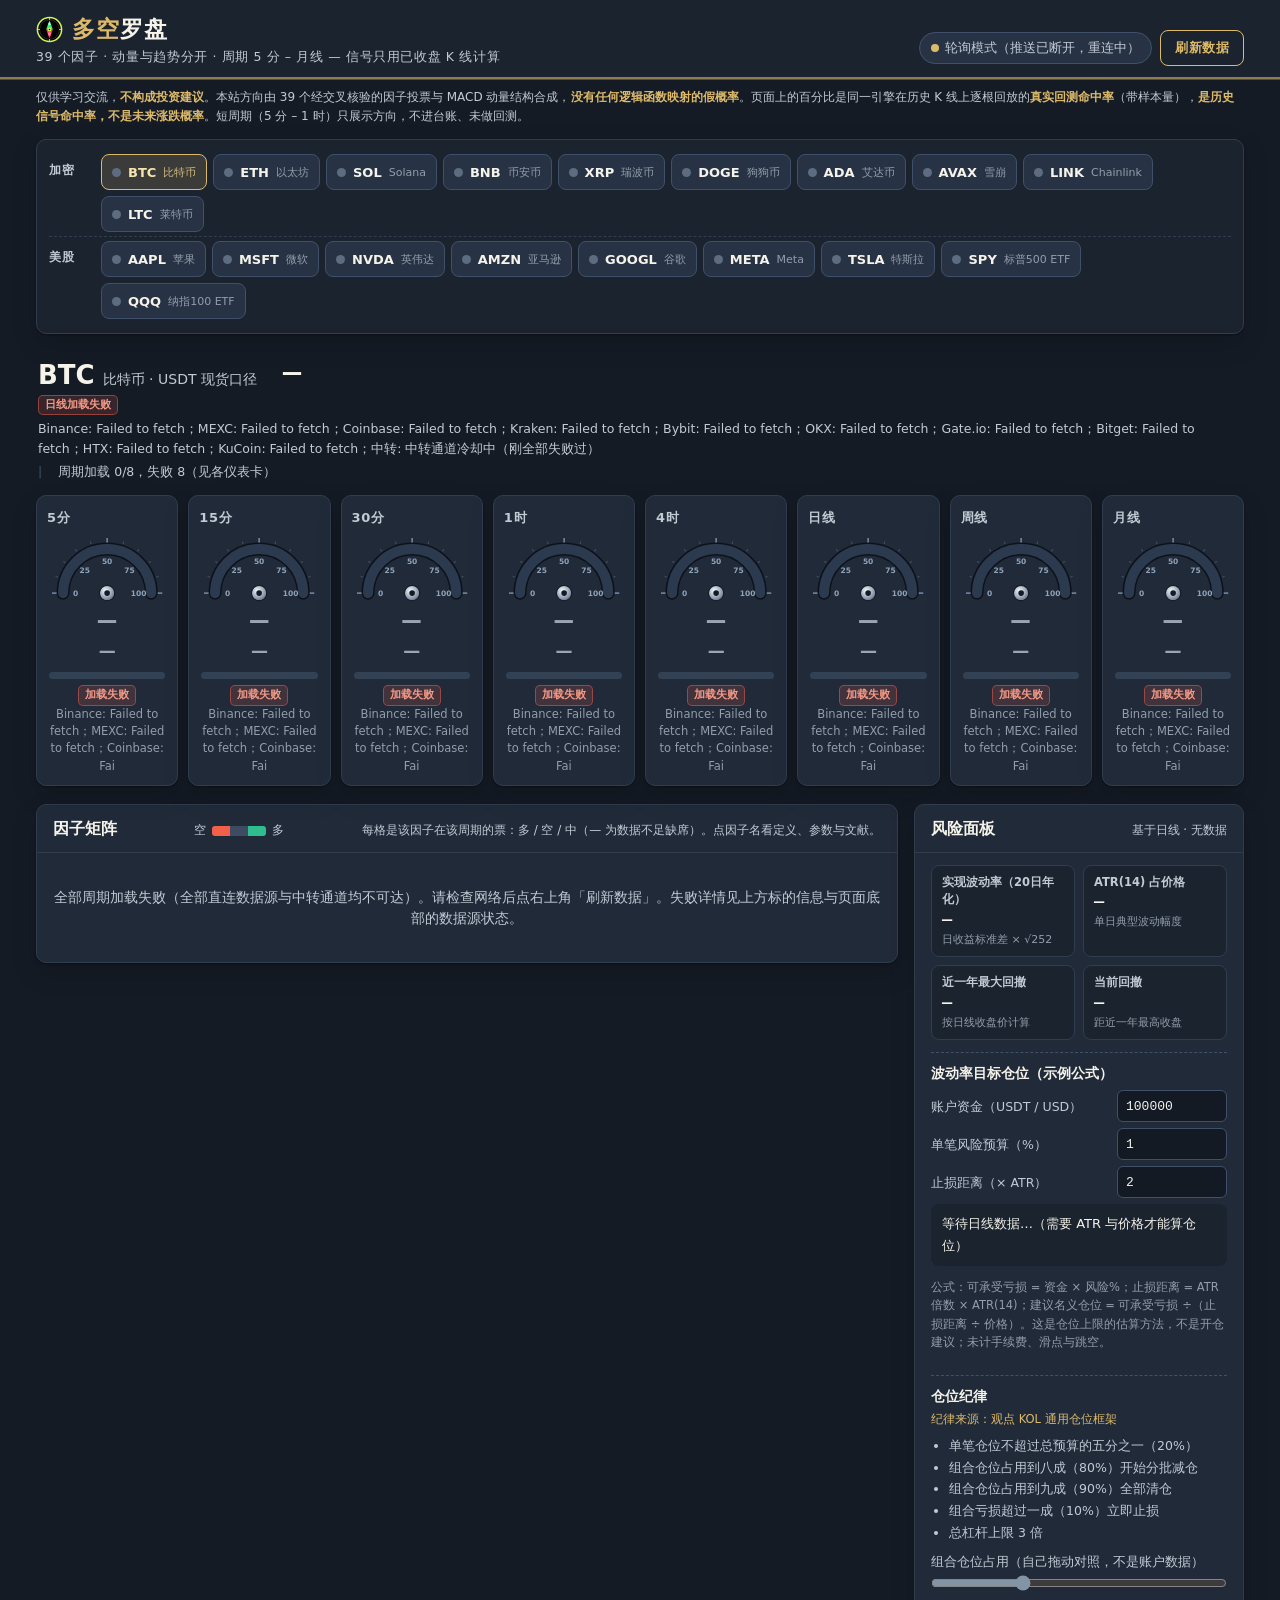
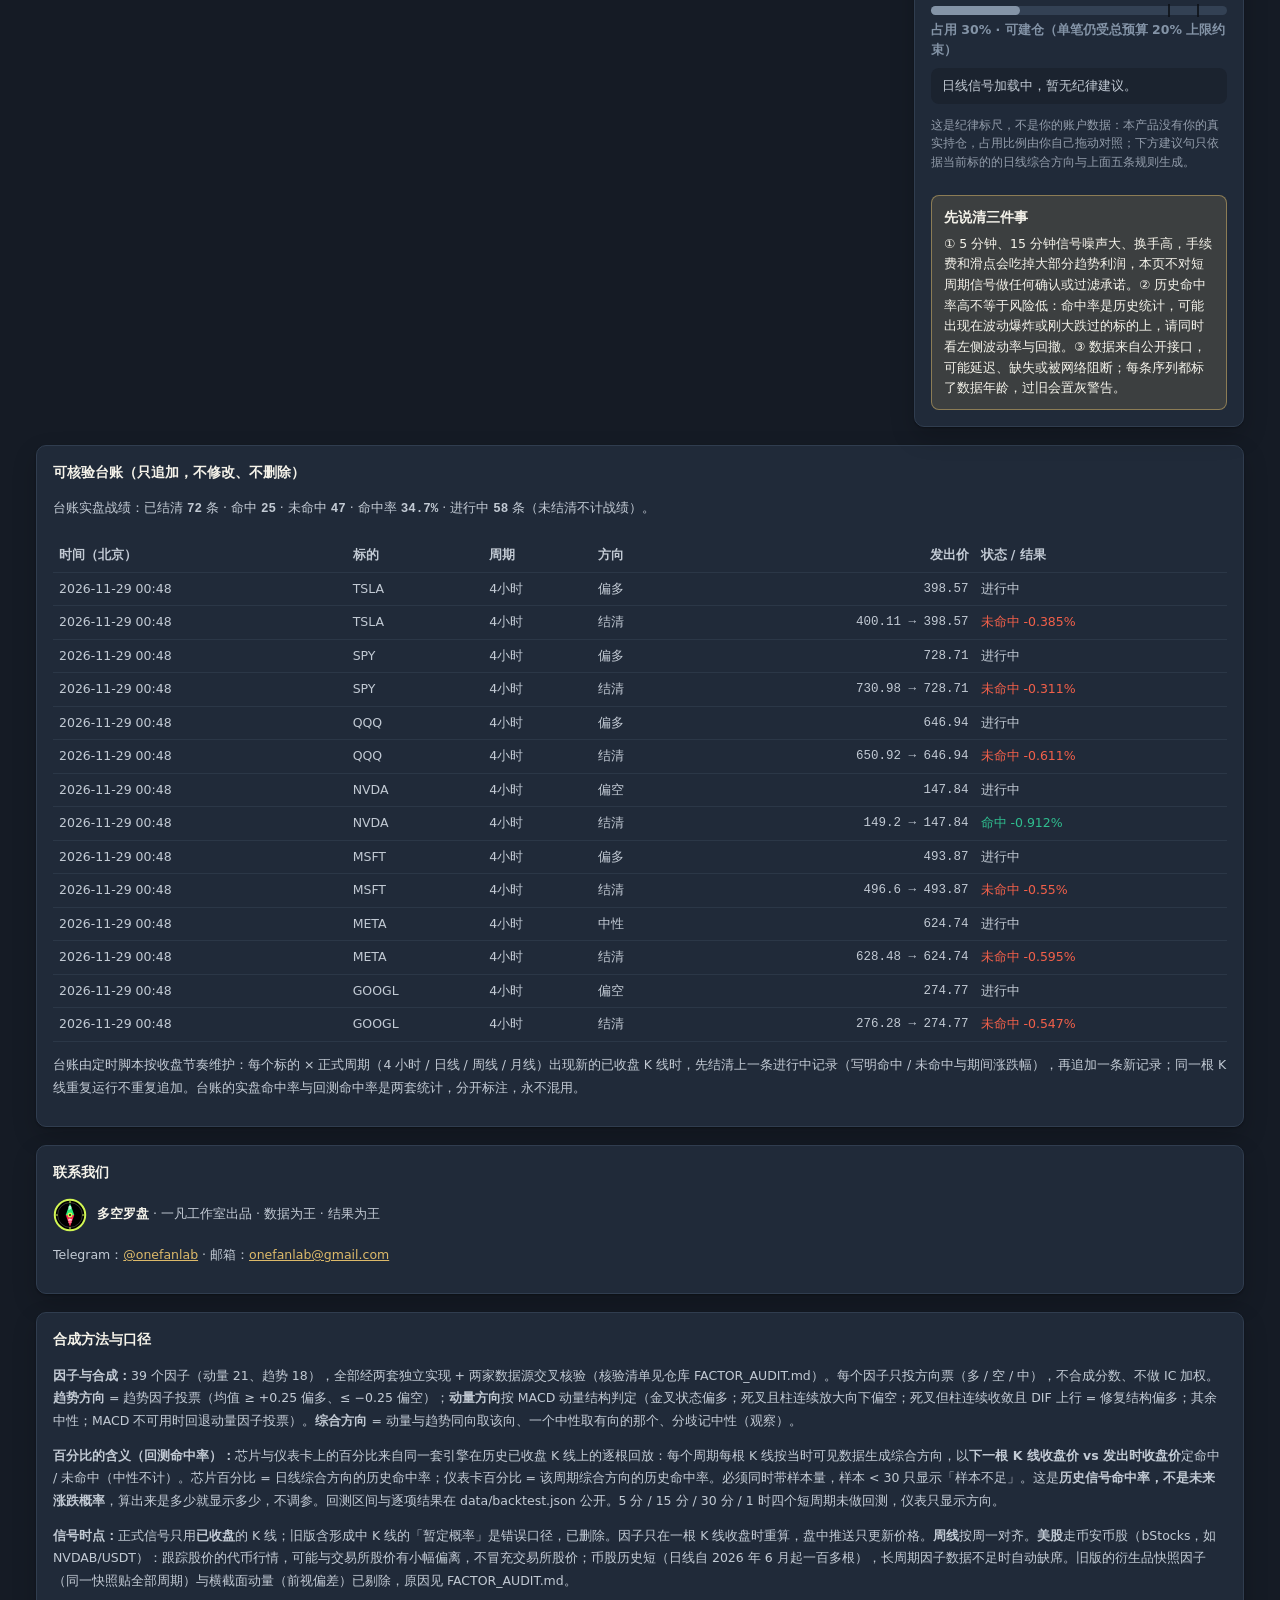
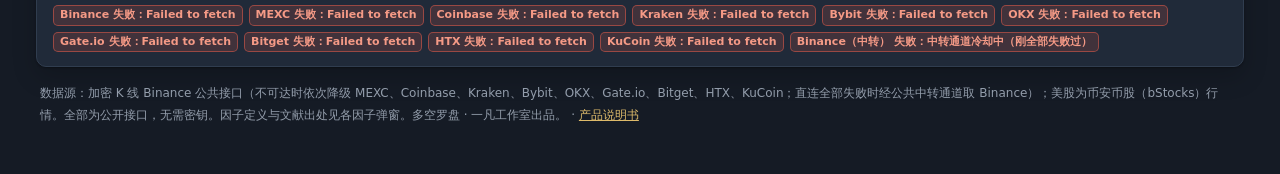
<file: index.html>
<!doctype html>
<html lang="zh-CN">
  <head>
    <meta charset="utf-8" />
    <meta name="viewport" content="width=device-width, initial-scale=1, viewport-fit=cover" />
    <meta name="color-scheme" content="dark" />
    <link rel="icon" href="data:," />
    <title>多空罗盘</title>
    <!-- 不加载任何外部字体/样式：渲染阻塞的外部样式表在部分网络下会长时间挂起、整页白屏。字体全部走系统字体栈。 -->
    <style>
      :root{
        color-scheme:dark;
        --bg:#151b25;
        --paper:#1b232f;
        --card:#202a39;
        --card2:#273344;
        --ink:#f5f3ea;
        --ink2:#c2cad4;
        --ink3:#939dab;
        --line:#303d4f;
        --line2:#41506a;
        --gold:#ddba6a;      /* 暖金点缀 */
        --gold-soft:rgba(221,186,106,.17);
        --long:#2fbd8f;      /* 偏多 绿（用户口径：绿是涨） */
        --long-soft:rgba(47,189,143,.15);
        --short:#f2604a;     /* 偏空 红（用户口径：红是跌） */
        --short-soft:rgba(242,96,74,.16);
        --neutral:#9aa5b1;
        --amber:#ddba6a;
        --amber-soft:rgba(221,186,106,.15);
        --red-warn:#f2604a;
        --shadow:0 1px 2px rgba(0,0,0,.32),0 10px 24px rgba(0,0,0,.18);
        --radius:10px;
        --mono:ui-monospace,"SF Mono",SFMono-Regular,Menlo,Consolas,"Liberation Mono",monospace;
        --sans:-apple-system,BlinkMacSystemFont,"PingFang SC","Hiragino Sans GB","Microsoft YaHei","Noto Sans SC","Source Han Sans SC",system-ui,sans-serif;
      }
      *{box-sizing:border-box}
      html{-webkit-text-size-adjust:100%}
      body{margin:0;background:var(--bg);color:var(--ink);font-family:var(--sans);font-size:15px;line-height:1.55}
      button{font-family:inherit;cursor:pointer;min-height:2.25rem}
      .num{font-family:var(--mono);font-variant-numeric:tabular-nums}
      .wrap{max-width:1240px;margin:0 auto;padding:0 16px 48px}

      /* ---------- 顶栏 ---------- */
      .topbar{border-bottom:1px solid var(--line2);background:var(--paper);box-shadow:inset 0 -2px 0 0 rgba(221,186,106,.6)}
      .topbar-in{max-width:1240px;margin:0 auto;padding:16px 16px 13px;display:flex;flex-wrap:wrap;gap:10px 18px;align-items:flex-end;justify-content:space-between}
      .brand h1{margin:0;font-size:23px;font-weight:900;letter-spacing:.05em;line-height:1.2;color:var(--ink)}
      .brand h1 .gold{color:var(--gold)}
      .brand p{margin:3px 0 0;color:var(--ink2);font-size:12.5px;letter-spacing:.05em}
      .topctl{display:flex;flex-wrap:wrap;gap:8px;align-items:center}
      .pill{display:inline-flex;align-items:center;gap:6px;border:1px solid var(--line2);background:var(--card2);border-radius:999px;padding:4px 11px;font-size:12.5px;color:var(--ink2);min-height:2rem}
      .pill .dot{width:8px;height:8px;border-radius:50%;background:var(--ink3);flex:none}
      .pill.live .dot{background:#2fbd8f}  /* 状态键：在线=绿，钉死不随方向变量对调 */
      .pill.poll .dot{background:var(--amber)}
      .pill.bad .dot{background:var(--red-warn)}
      .switch{display:inline-flex;align-items:center;gap:8px;border:1px solid var(--line2);background:var(--card2);border-radius:999px;padding:4px 6px 4px 12px;font-size:12.5px;color:var(--ink2)}
      .switch .track{width:40px;height:22px;border-radius:999px;background:#49586e;position:relative;flex:none;transition:background .15s}
      .switch .track::after{content:"";position:absolute;top:3px;left:3px;width:16px;height:16px;border-radius:50%;background:#eef1f5;box-shadow:0 1px 3px rgba(0,0,0,.5);transition:left .15s}
      .switch[aria-checked="true"] .track{background:var(--gold)}
      .switch[aria-checked="true"] .track::after{left:21px;background:#17130a}
      .btn{border:1px solid var(--gold);background:var(--gold);color:#17130a;border-radius:8px;padding:5px 14px;font-size:13px;font-weight:700;letter-spacing:.03em}
      .btn.ghost{background:transparent;color:var(--gold)}
      .btn:active{transform:translateY(1px)}

      .disclaimer{max-width:1240px;margin:0 auto;padding:8px 16px 0;font-size:12px;color:var(--ink2)}
      .disclaimer b{color:var(--amber)}

      /* ---------- 标的条 ---------- */
      .strip{margin-top:14px;background:var(--paper);border:1px solid var(--line);border-radius:var(--radius);box-shadow:var(--shadow);padding:10px 12px}
      .strip-row{display:flex;gap:8px;align-items:flex-start;padding:4px 0}
      .strip-row + .strip-row{border-top:1px dashed var(--line)}
      .strip-label{flex:none;width:44px;padding-top:7px;font-size:12px;font-weight:700;color:var(--ink2);letter-spacing:.08em}
      .chips{display:flex;flex-wrap:wrap;gap:6px}
      .chip{display:inline-flex;align-items:center;gap:7px;border:1px solid var(--line2);background:var(--card2);border-radius:8px;padding:5px 10px;font-size:13px;font-weight:600;color:var(--ink);min-height:2.25rem}
      .chip small{font-weight:400;color:var(--ink3);font-size:11px}
      .chip .pdot{width:9px;height:9px;border-radius:50%;background:#5d6c80;flex:none}
      .chip[aria-pressed="true"]{border-color:var(--gold);background:var(--gold-soft);color:#f7e5b0}
      .chip[aria-pressed="true"] small{color:#d3ba7d}
      .chip .prob{font-family:var(--mono);font-size:11.5px;font-weight:500}

      /* ---------- 标的头 ---------- */
      .symhead{display:flex;flex-wrap:wrap;gap:8px 26px;align-items:flex-end;margin:22px 2px 4px}
      .symhead .name{font-size:26px;font-weight:900;line-height:1.15}
      .symhead .name small{font-size:14px;font-weight:500;color:var(--ink2);margin-left:8px}
      .symhead .price{font-family:var(--mono);font-size:30px;font-weight:700;line-height:1.15}
      .symhead .chg{font-family:var(--mono);font-size:15px;font-weight:600}
      .up{color:var(--long)} .down{color:var(--short)}
      .symmeta{margin:0 2px 14px;color:var(--ink2);font-size:12.5px;display:flex;flex-wrap:wrap;gap:4px 16px}
      .badge{display:inline-block;border-radius:5px;padding:0 6px;font-size:11px;font-weight:700;line-height:1.7;vertical-align:1px}
      .badge.stale{background:var(--amber-soft);color:var(--amber);border:1px solid rgba(221,186,106,.5)}
      .badge.prov{background:rgba(122,143,184,.18);color:#b3c6ec;border:1px solid rgba(122,143,184,.5)}
      .badge.err{background:rgba(242,96,74,.16);color:#f59a86;border:1px solid rgba(242,96,74,.5)}  /* 状态键：错误=红，钉死 */
      .badge.ok{background:rgba(47,189,143,.15);color:#93dec0;border:1px solid rgba(47,189,143,.5)}  /* 状态键：正常=绿，钉死 */

      /* ---------- 概率仪表卡 ---------- */
      .gauges{display:grid;grid-template-columns:repeat(8,1fr);gap:10px}
      .gauge{background:var(--card);border:1px solid var(--line);border-radius:var(--radius);box-shadow:var(--shadow);padding:12px 10px 10px;text-align:center;position:relative}
      .gauge .tf{font-size:13px;font-weight:700;color:var(--ink2);letter-spacing:.06em;display:flex;justify-content:space-between;align-items:center}
      .gauge svg{width:100%;max-width:162px;height:auto;display:block;margin:2px auto 0}
      .gauge svg text{font-size:7.5px;font-weight:700;fill:#8fa3ba}
      .gauge .ndl{transform-box:view-box;transform-origin:60px 62px;transition:transform .95s cubic-bezier(.25,.9,.25,1)}
      .gauge .fillArc{transition:stroke-dasharray .95s cubic-bezier(.25,.9,.25,1)}
      @media (prefers-reduced-motion:reduce){.gauge .ndl,.gauge .fillArc,.gauge .endDot{transition:none!important}}
      .gauge .pct{font-family:var(--mono);font-size:30px;font-weight:800;line-height:1.1;letter-spacing:.01em}
      .gauge .pct .pctsym{font-size:17px;font-weight:700;opacity:.72}
      .gauge .verdict{font-size:17px;font-weight:800}
      .gauge .cap{font-size:11px;color:var(--ink3);letter-spacing:.04em}
      .gauge .scorebar{height:7px;border-radius:4px;background:#334154;position:relative;margin:8px 2px 6px;overflow:hidden}
      .gauge .scorebar i{position:absolute;top:0;bottom:0}
      .gauge .meta{font-size:11.5px;color:var(--ink3);line-height:1.5;min-height:2.6em}
      .gauge .meta .provline{color:#b3c6ec;font-weight:600}

      /* ---------- 主区：矩阵 + 风控 ---------- */
      .main{display:grid;grid-template-columns:minmax(0,1fr) 330px;gap:16px;margin-top:18px;align-items:start}
      .panel{background:var(--card);border:1px solid var(--line);border-radius:var(--radius);box-shadow:var(--shadow)}
      .panel-h{padding:12px 16px 10px;border-bottom:1px solid var(--line);display:flex;flex-wrap:wrap;gap:6px 14px;align-items:baseline;justify-content:space-between}
      .panel-h h2{margin:0;font-size:16px;font-weight:900}
      .panel-h .hint{font-size:12px;color:var(--ink2)}
      .legend{display:flex;align-items:center;gap:6px;font-size:11.5px;color:var(--ink2)}
      .legend .sw{display:inline-flex;width:54px;height:10px;border-radius:3px;overflow:hidden}
      .legend .sw i{flex:1}
      .legend .sw i:nth-child(1){background:var(--short)}
      .legend .sw i:nth-child(2){background:#3d4c61}
      .legend .sw i:nth-child(3){background:var(--long)}

      table.matrix{border-collapse:collapse;width:100%;font-size:13px}
      table.matrix th,table.matrix td{padding:0;border-bottom:1px solid #2b3747}
      table.matrix thead th{position:sticky;top:0;background:#273344;z-index:2;font-size:12px;color:var(--ink2);font-weight:700;padding:8px 6px;text-align:center;border-bottom:1px solid var(--line2)}
      table.matrix thead th:first-child{text-align:left;padding-left:16px}
      tr.grouphead td{background:#273344;font-weight:900;font-size:13.5px;padding:9px 16px 8px;cursor:pointer;user-select:none;color:var(--ink)}
      tr.grouphead .gscore{float:right;font-family:var(--mono);font-weight:600;font-size:12px;color:var(--ink2)}
      tr.grouphead .chev{display:inline-block;margin-right:6px;color:var(--ink3);transition:transform .15s}
      tr.grouphead.closed .chev{transform:rotate(-90deg)}
      td.fname{padding:7px 8px 7px 16px;min-width:168px}
      td.fname button{background:none;border:none;padding:2px 0;font-size:13px;font-weight:600;color:var(--ink);text-align:left;min-height:0;text-decoration:underline dotted var(--ink3) 1px;text-underline-offset:3px}
      td.fname .abbr{font-family:var(--mono);font-size:10.5px;color:var(--ink3);margin-left:6px;font-weight:400}
      td.cell{text-align:center;padding:5px 3px;width:74px}
      td.cell .cv{display:block;border-radius:6px;padding:4px 0 3px;font-family:var(--mono);font-size:12.5px;font-weight:600;line-height:1.25}
      td.cell .cl{display:block;font-size:10.5px;font-weight:700}
      td.cell.na .cv{color:var(--ink3);font-weight:400;background:#2a3646}
      .tfbar{display:none;gap:6px;flex-wrap:wrap;padding:10px 12px 2px}
      .tfbar button{border:1px solid var(--line2);background:var(--card2);border-radius:999px;padding:4px 13px;font-size:12.5px;font-weight:600;min-height:2.25rem;color:var(--ink)}
      .tfbar button[aria-pressed="true"]{background:var(--gold-soft);color:#f7e5b0;border-color:var(--gold)}

      /* ---------- 风控面板 ---------- */
      .risk{position:sticky;top:12px}
      .risk .panel-h h2{color:var(--ink)}
      .risk-body{padding:12px 16px 16px;display:flex;flex-direction:column;gap:12px}
      .rgrid{display:grid;grid-template-columns:1fr 1fr;gap:8px}
      .rstat{border:1px solid var(--line);border-radius:8px;padding:8px 10px;background:#1b232f}
      .rstat .k{font-size:11.5px;color:var(--ink2);font-weight:600}
      .rstat .v{font-family:var(--mono);font-size:17px;font-weight:600;line-height:1.3}
      .rstat .s{font-size:11px;color:var(--ink3)}
      .calc{border-top:1px dashed var(--line2);padding-top:10px}
      .calc h3,.warnbox h3{margin:0 0 6px;font-size:13.5px;font-weight:900}
      .calc label{display:flex;justify-content:space-between;align-items:center;gap:10px;font-size:12.5px;color:var(--ink2);margin:6px 0}
      .calc input{width:110px;font-family:var(--mono);font-size:13px;padding:5px 8px;border:1px solid var(--line2);border-radius:6px;background:#131a24;color:var(--ink);min-height:2rem}
      .calc .out{background:#1b232f;border-radius:8px;padding:9px 11px;font-size:13px;line-height:1.7}
      .calc .out b{font-family:var(--mono)}
      .warnbox{border:1px solid rgba(221,186,106,.5);background:var(--amber-soft);border-radius:8px;padding:10px 12px;font-size:12.5px;line-height:1.65}
      .warnbox.danger{border-color:rgba(242,96,74,.55);background:rgba(242,96,74,.16)}  /* 状态键：危险=红，钉死 */
      .risk-note{font-size:11.5px;color:var(--ink3);line-height:1.6}

      /* ---------- 仓位纪律（观点 KOL 通用框架） ---------- */
      .disc{border-top:1px dashed var(--line2);padding-top:10px}
      .disc h3{margin:0 0 4px;font-size:13.5px;font-weight:900}
      .disc-src{font-size:11.5px;color:var(--gold);margin:0 0 6px}
      .disc-rules{margin:0 0 8px;padding-left:18px;font-size:12.5px;color:var(--ink2);line-height:1.75}
      .disc-lab{display:block;font-size:12.5px;color:var(--ink2);margin:8px 0 2px}
      .disc input[type=range]{width:100%;accent-color:#8494a7;margin:2px 0}
      .occbar{height:9px;border-radius:5px;background:#334154;position:relative;margin:7px 0 5px}
      .occbar i{position:absolute;left:0;top:0;bottom:0;border-radius:5px;background:#8494a7;transition:width .12s,background .12s}
      .occbar em{position:absolute;top:-2px;bottom:-2px;width:2px;background:#0d1219;opacity:.85}
      .occ-out{font-size:12.5px;font-weight:700;line-height:1.6}
      .disc-advice{font-size:12.5px;color:var(--ink2);line-height:1.65;background:#1b232f;border-radius:8px;padding:8px 11px;margin-top:8px}

      /* ---------- 仪表卡内 KOL 体系行（斐波那契 / 周期定位） ---------- */
      .gauge .kol{border-top:1px dashed var(--line2);margin-top:7px;padding-top:6px;font-size:11.5px;color:var(--ink2);line-height:1.6;text-align:left}
      .gauge .kol .kol-h{font-size:11px;font-weight:700;color:var(--gold);letter-spacing:.03em;margin-bottom:2px}
      .gauge .kol .krow{display:flex;justify-content:space-between;align-items:baseline;gap:8px}
      .gauge .kol .klab{color:var(--ink3);font-size:11px;letter-spacing:.02em;white-space:nowrap}
      .gauge .kol .krow b{font-family:var(--mono);color:var(--ink);font-weight:600;font-size:11.5px;white-space:nowrap}
      .gauge .kol .knote{font-size:10.5px;color:var(--ink3);line-height:1.5;margin-top:1px}

      /* ---------- 方法与页脚 ---------- */
      .method{margin-top:18px;padding:14px 16px;font-size:12.5px;color:var(--ink2);line-height:1.8}
      .method h2{margin:0 0 6px;font-size:14px;color:var(--ink)}
      .method code{font-family:var(--mono);font-size:11.5px;background:#2a3646;padding:1px 5px;border-radius:4px;color:#efe8d5}
      .srcstat{display:flex;flex-wrap:wrap;gap:6px;margin-top:8px}
      footer{margin-top:16px;font-size:12px;color:var(--ink3);line-height:1.8;padding:0 4px}

      /* ---------- 弹窗 ---------- */
      .modal-back{position:fixed;inset:0;background:rgba(4,6,10,.55);display:none;z-index:50;padding:18px 12px;overflow-y:auto}
      .modal-back.open{display:block}
      .modal{background:var(--card);border:1px solid var(--line2);border-radius:12px;max-width:620px;margin:4vh auto;padding:20px 22px 22px;box-shadow:0 18px 48px rgba(0,0,0,.55)}
      .modal h2{margin:0 34px 2px 0;font-size:19px;font-weight:900}
      .modal .mabbr{font-family:var(--mono);font-size:12px;color:var(--ink3)}
      .modal h3{margin:16px 0 4px;font-size:13px;font-weight:900;color:var(--gold);letter-spacing:.05em}
      .modal p{margin:4px 0;font-size:13.5px;line-height:1.75}
      .modal .cite{font-size:12.5px;color:var(--ink2);font-style:normal;background:#1b232f;border-radius:8px;padding:8px 11px}
      .modal table{width:100%;border-collapse:collapse;font-size:12.5px;margin-top:4px}
      .modal table td,.modal table th{border-bottom:1px solid #2b3747;padding:5px 6px;text-align:left}
      .modal table .num{text-align:right}
      .modal-close{float:right;border:1px solid var(--line2);background:var(--card2);color:var(--ink);border-radius:8px;width:36px;height:36px;font-size:16px;line-height:1}
      .ic-note{font-size:12px;color:var(--amber);background:var(--amber-soft);border-radius:8px;padding:8px 11px;line-height:1.65}

      .loading{padding:34px 16px;text-align:center;color:var(--ink2);font-size:13.5px}
      .spin{display:inline-block;width:14px;height:14px;border:2px solid var(--line2);border-top-color:var(--ink);border-radius:50%;animation:sp 0.8s linear infinite;vertical-align:-2px;margin-right:8px}
      @keyframes sp{to{transform:rotate(360deg)}}
      @media (prefers-reduced-motion:reduce){.spin{animation:none}}

      /* ---------- 台账 ---------- */
      .ldtab{width:100%;border-collapse:collapse;font-size:12.5px;margin-top:6px}
      .ldtab th,.ldtab td{border-bottom:1px solid #2b3747;padding:5px 6px;text-align:left;white-space:nowrap}
      .ldtab th{color:var(--ink2);font-weight:700}

      /* ---------- 响应式 ---------- */
      @media (max-width:1080px){
        .gauges{grid-template-columns:repeat(4,1fr)}
        .main{grid-template-columns:1fr}
        .risk{position:static}
      }
      @media (max-width:720px){
        .gauges{grid-template-columns:repeat(2,1fr)}
        .gauge .meta{min-height:0}
        .brand h1{font-size:19px}
        .symhead .name{font-size:22px}.symhead .price{font-size:22px}
        /* 窄屏：矩阵改为单周期列表，不横滚 */
        table.matrix thead{display:none}
        table.matrix td.cell{display:none}
        table.matrix td.cell.mshow{display:table-cell;width:auto;text-align:right;padding-right:16px}
        td.fname{min-width:0}
        .tfbar{display:flex}
        .strip-label{width:38px}
      }
    </style>
  </head>
  <body>
    <header class="topbar">
      <div class="topbar-in">
        <div class="brand">
          <h1><img src="logo.svg" alt="" style="width:27px;height:27px;vertical-align:-6px;margin-right:9px"><span class="gold">多空</span>罗盘</h1>
          <p>39 个因子 · 动量与趋势分开 · 周期 5 分 – 月线 — 信号只用已收盘 K 线计算</p>
        </div>
        <div class="topctl">
          <span class="pill" id="connPill"><span class="dot"></span><span id="connText">连接中…</span></span>
          <button class="btn ghost" id="refreshBtn" type="button">刷新数据</button>
        </div>
      </div>
    </header>
    <p class="disclaimer">仅供学习交流，<b>不构成投资建议</b>。本站方向由 39 个经交叉核验的因子投票与 MACD 动量结构合成，<b>没有任何逻辑函数映射的假概率</b>。页面上的百分比是同一引擎在历史 K 线上逐根回放的<b>真实回测命中率</b>（带样本量），<b>是历史信号命中率，不是未来涨跌概率</b>。短周期（5 分 – 1 时）只展示方向，不进台账、未做回测。</p>

    <div class="wrap">
      <!-- 标的条 -->
      <nav class="strip" aria-label="标的选择">
        <div class="strip-row"><div class="strip-label">加密</div><div class="chips" id="chipsCrypto"></div></div>
        <div class="strip-row"><div class="strip-label">美股</div><div class="chips" id="chipsStock"></div></div>
      </nav>

      <!-- 标的头 -->
      <div class="symhead">
        <div class="name" id="symName">—</div>
        <div class="price num" id="symPrice">—</div>
        <div class="chg num" id="symChg"></div>
      </div>
      <p class="symmeta" id="symMeta"></p>

      <!-- 概率仪表 -->
      <section class="gauges" id="gauges" aria-label="各周期方向与历史命中率"></section>

      <div class="main">
        <!-- 因子矩阵 -->
        <section class="panel" aria-label="因子矩阵">
          <div class="panel-h">
            <h2>因子矩阵</h2>
            <span class="legend"><span>空</span><span class="sw"><i></i><i></i><i></i></span><span>多</span></span>
            <span class="hint">每格是该因子在该周期的票：多 / 空 / 中（— 为数据不足缺席）。点因子名看定义、参数与文献。</span>
          </div>
          <div class="tfbar" id="tfBar" role="group" aria-label="选择周期"></div>
          <div id="matrixHost"><div class="loading"><span class="spin"></span>正在加载行情与计算因子…</div></div>
        </section>

        <!-- 风控面板 -->
        <aside class="panel risk" aria-label="风险面板">
          <div class="panel-h"><h2>风险面板</h2><span class="hint" id="riskTf">基于日线</span></div>
          <div class="risk-body">
            <div class="rgrid">
              <div class="rstat"><div class="k">实现波动率（20日年化）</div><div class="v num" id="rVol">—</div><div class="s">日收益标准差 × √252</div></div>
              <div class="rstat"><div class="k">ATR(14) 占价格</div><div class="v num" id="rAtr">—</div><div class="s">单日典型波动幅度</div></div>
              <div class="rstat"><div class="k">近一年最大回撤</div><div class="v num" id="rDd">—</div><div class="s">按日线收盘价计算</div></div>
              <div class="rstat"><div class="k">当前回撤</div><div class="v num" id="rDdNow">—</div><div class="s">距近一年最高收盘</div></div>
            </div>
            <div class="calc">
              <h3>波动率目标仓位（示例公式）</h3>
              <label>账户资金（USDT / USD）<input id="inCapital" type="number" inputmode="decimal" value="100000" min="0" /></label>
              <label>单笔风险预算（%）<input id="inRiskPct" type="number" inputmode="decimal" value="1" min="0" step="0.1" /></label>
              <label>止损距离（× ATR）<input id="inAtrMult" type="number" inputmode="decimal" value="2" min="0" step="0.5" /></label>
              <div class="out" id="calcOut">等待日线数据…</div>
              <p class="risk-note">公式：可承受亏损 = 资金 × 风险%；止损距离 = ATR 倍数 × ATR(14)；建议名义仓位 = 可承受亏损 ÷（止损距离 ÷ 价格）。这是仓位上限的估算方法，不是开仓建议；未计手续费、滑点与跳空。</p>
            </div>
            <div class="disc">
              <h3>仓位纪律</h3>
              <p class="disc-src">纪律来源：观点 KOL 通用仓位框架</p>
              <ul class="disc-rules">
                <li>单笔仓位不超过总预算的五分之一（20%）</li>
                <li>组合仓位占用到八成（80%）开始分批减仓</li>
                <li>组合仓位占用到九成（90%）全部清仓</li>
                <li>组合亏损超过一成（10%）立即止损</li>
                <li>总杠杆上限 3 倍</li>
              </ul>
              <label class="disc-lab" for="inOcc">组合仓位占用（自己拖动对照，不是账户数据）</label>
              <input id="inOcc" type="range" min="0" max="100" step="1" value="30" />
              <div class="occbar"><i id="occFill" style="width:30%"></i><em style="left:80%"></em><em style="left:90%"></em></div>
              <div class="occ-out" id="occOut">占用 30% · 可建仓</div>
              <div class="disc-advice" id="discAdvice">日线信号加载中…</div>
              <p class="risk-note">这是纪律标尺，不是你的账户数据：本产品没有你的真实持仓，占用比例由你自己拖动对照；下方建议句只依据当前标的的日线综合方向与上面五条规则生成。</p>
            </div>
            <div class="warnbox" id="fundWarn" hidden></div>
            <div class="warnbox">
              <h3>先说清三件事</h3>
              ① 5 分钟、15 分钟信号噪声大、换手高，手续费和滑点会吃掉大部分趋势利润，本页不对短周期信号做任何确认或过滤承诺。② 历史命中率高不等于风险低：命中率是历史统计，可能出现在波动爆炸或刚大跌过的标的上，请同时看左侧波动率与回撤。③ 数据来自公开接口，可能延迟、缺失或被网络阻断；每条序列都标了数据年龄，过旧会置灰警告。
            </div>
          </div>
        </aside>
      </div>

      <!-- 可核验台账 -->
      <section class="panel method" id="ledgerPanel">
        <h2>可核验台账（只追加，不修改、不删除）</h2>
        <p id="ledgerSummary">台账加载中…</p>
        <div id="ledgerHost" style="overflow-x:auto"></div>
        <p>台账由定时脚本按收盘节奏维护：每个标的 × 正式周期（4 小时 / 日线 / 周线 / 月线）出现新的已收盘 K 线时，先结清上一条进行中记录（写明命中 / 未命中与期间涨跌幅），再追加一条新记录；同一根 K 线重复运行不重复追加。台账的实盘命中率与回测命中率是两套统计，分开标注，永不混用。</p>
      </section>

      <!-- 联系我们 -->
      <section class="panel method" id="contactPanel">
        <h2>联系我们</h2>
        <p style="display:flex;align-items:center;gap:10px"><img src="logo.svg" alt="多空罗盘 logo" style="width:34px;height:34px"><span><b style="color:var(--ink)">多空罗盘</b> · 一凡工作室出品 · 数据为王 · 结果为王</span></p>
        <p>Telegram：<a href="https://t.me/onefanlab" rel="noopener" style="color:var(--gold)">@onefanlab</a> · 邮箱：<a href="mailto:onefanlab@gmail.com" style="color:var(--gold)">onefanlab@gmail.com</a></p>
      </section>

      <!-- 方法说明 -->
      <section class="panel method">
        <h2>合成方法与口径</h2>
        <p><b>因子与合成：</b>39 个因子（动量 21、趋势 18），全部经两套独立实现 + 两家数据源交叉核验（核验清单见仓库 FACTOR_AUDIT.md）。每个因子只投方向票（多 / 空 / 中），不合成分数、不做 IC 加权。<b>趋势方向</b> = 趋势因子投票（均值 ≥ +0.25 偏多、≤ −0.25 偏空）；<b>动量方向</b>按 MACD 动量结构判定（金叉状态偏多；死叉且柱连续放大向下偏空；死叉但柱连续收敛且 DIF 上行 = 修复结构偏多；其余中性；MACD 不可用时回退动量因子投票）。<b>综合方向</b> = 动量与趋势同向取该向、一个中性取有向的那个、分歧记中性（观察）。</p>
        <p><b>百分比的含义（回测命中率）：</b>芯片与仪表卡上的百分比来自同一套引擎在历史已收盘 K 线上的逐根回放：每个周期每根 K 线按当时可见数据生成综合方向，以<b>下一根 K 线收盘价 vs 发出时收盘价</b>定命中 / 未命中（中性不计）。芯片百分比 = 日线综合方向的历史命中率；仪表卡百分比 = 该周期综合方向的历史命中率。必须同时带样本量，样本 &lt; 30 只显示「样本不足」。这是<b>历史信号命中率，不是未来涨跌概率</b>，算出来是多少就显示多少，不调参。回测区间与逐项结果在 data/backtest.json 公开。5 分 / 15 分 / 30 分 / 1 时四个短周期未做回测，仪表只显示方向。</p>
        <p><b>信号时点：</b>正式信号只用<b>已收盘</b>的 K 线；旧版含形成中 K 线的「暂定概率」是错误口径，已删除。因子只在一根 K 线收盘时重算，盘中推送只更新价格。<b>周线</b>按周一对齐。<b>美股</b>走币安币股（bStocks，如 NVDAB/USDT）：跟踪股价的代币行情，可能与交易所股价有小幅偏离，不冒充交易所股价；币股历史短（日线自 2026 年 6 月起一百多根），长周期因子数据不足时自动缺席。旧版的衍生品快照因子（同一快照贴全部周期）与横截面动量（前视偏差）已剔除，原因见 FACTOR_AUDIT.md。</p>
        <div class="srcstat" id="srcStat"></div>
      </section>

      <footer>
        数据源：加密 K 线 Binance 公共接口（不可达时依次降级 MEXC、Coinbase、Kraken、Bybit、OKX、Gate.io、Bitget、HTX、KuCoin；直连全部失败时经公共中转通道取 Binance）；美股为币安币股（bStocks）行情。全部为公开接口，无需密钥。因子定义与文献出处见各因子弹窗。多空罗盘 · 一凡工作室出品。 · <a href="manual.html" style="color:var(--gold)">产品说明书</a>
      </footer>
    </div>

    <!-- 因子弹窗 -->
    <div class="modal-back" id="modalBack">
      <div class="modal" role="dialog" aria-modal="true" aria-labelledby="modalTitle">
        <button class="modal-close" id="modalClose" type="button" aria-label="关闭">✕</button>
        <h2 id="modalTitle">因子</h2>
        <div class="mabbr" id="modalAbbr"></div>
        <h3>定义</h3>
        <p id="modalDef"></p>
        <h3>参数与口径</h3>
        <p id="modalParams"></p>
        <h3 id="modalCiteH">文献出处</h3>
        <p class="cite" id="modalCite"></p>
        <h3>本标的各周期当前票（已收盘口径）</h3>
        <table id="modalScores"></table>
      </div>
    </div>

    <script>
    "use strict";
    /* ================================================================
       多空罗盘 — 以旧看板版式为底本复刻，内核换成经核验的口径：
       信号只用已收盘 K 线；39 个因子只投方向票；动量按 MACD 结构、
       趋势按因子投票；百分比 = 同引擎历史回测命中率（非概率映射）。
       ================================================================ */

    /* ---------------- 标的与周期 ---------------- */
    var CRYPTOS = [
      ["BTC","比特币"],["ETH","以太坊"],["SOL","Solana"],["BNB","币安币"],["XRP","瑞波币"],
      ["DOGE","狗狗币"],["ADA","艾达币"],["AVAX","雪崩"],["LINK","Chainlink"],["LTC","莱特币"]
    ];
    var STOCKS = [
      ["AAPL","苹果"],["MSFT","微软"],["NVDA","英伟达"],["AMZN","亚马逊"],["GOOGL","谷歌"],
      ["META","Meta"],["TSLA","特斯拉"],["SPY","标普500 ETF"],["QQQ","纳指100 ETF"]
    ];
    var TIMEFRAMES = [
      {id:"5m", label:"5分", ms:5*60e3},
      {id:"15m",label:"15分",ms:15*60e3},
      {id:"30m",label:"30分",ms:30*60e3},
      {id:"1h", label:"1时", ms:3600e3},
      {id:"4h", label:"4时", ms:4*3600e3},
      {id:"1d", label:"日线", ms:86400e3},
      {id:"1w", label:"周线", ms:7*86400e3},
      {id:"1M", label:"月线", ms:30*86400e3}
    ];
    function tfById(id){ for (var i=0;i<TIMEFRAMES.length;i++) if (TIMEFRAMES[i].id===id) return TIMEFRAMES[i]; return null; }
    function isCrypto(sym){ for (var i=0;i<CRYPTOS.length;i++) if (CRYPTOS[i][0]===sym) return true; return false; }
    function symName(sym){ var all=CRYPTOS.concat(STOCKS); for (var i=0;i<all.length;i++) if (all[i][0]===sym) return all[i][1]; return ""; }

    /* ---------------- 基础工具 ---------------- */
    function clamp(x,a,b){ return x<a?a:(x>b?b:x); }
    function capUnit(x){ return clamp(x,-1,1); }
    function isF(x){ return typeof x==="number" && isFinite(x); }
    function lastFinite(arr, back){ // back 省略时取最后一个有限值
      if (back===undefined||back===null) back=0;
      var seen=0;
      for (var i=arr.length-1;i>=0;i--){ if (isF(arr[i])){ if (seen===back) return arr[i]; seen++; } }
      return NaN;
    }
    function mean(a){ var s=0,n=0; for (var i=0;i<a.length;i++){ if(isF(a[i])){s+=a[i];n++;} } return n? s/n : NaN; }
    function stdev(a){ var m=mean(a); if(!isF(m)) return NaN; var s=0,n=0; for (var i=0;i<a.length;i++){ if(isF(a[i])){s+=(a[i]-m)*(a[i]-m);n++;} } return n>1? Math.sqrt(s/(n-1)) : NaN; }
    function pearson(x,y){
      var n=Math.min(x.length,y.length), xs=[], ys=[];
      for (var i=0;i<n;i++){ if (isF(x[i])&&isF(y[i])){ xs.push(x[i]); ys.push(y[i]); } }
      if (xs.length<5) return NaN;
      var mx=mean(xs), my=mean(ys), sxy=0, sxx=0, syy=0;
      for (var j=0;j<xs.length;j++){ var dx=xs[j]-mx, dy=ys[j]-my; sxy+=dx*dy; sxx+=dx*dx; syy+=dy*dy; }
      if (sxx<=0||syy<=0) return NaN;
      return sxy/Math.sqrt(sxx*syy);
    }
    function rankArr(a){ // 平均秩（并列取平均），用于 Spearman
      var idx=a.map(function(v,i){return i;}).sort(function(p,q){return a[p]-a[q];});
      var r=new Array(a.length), i=0;
      while (i<idx.length){
        var j=i; while (j+1<idx.length && a[idx[j+1]]===a[idx[i]]) j++;
        var avg=(i+j)/2+1;
        for (var k=i;k<=j;k++) r[idx[k]]=avg;
        i=j+1;
      }
      return r;
    }
    function spearman(x,y){
      var xs=[],ys=[];
      for (var i=0;i<Math.min(x.length,y.length);i++){ if(isF(x[i])&&isF(y[i])){xs.push(x[i]);ys.push(y[i]);} }
      if (xs.length<6) return NaN;
      return pearson(rankArr(xs), rankArr(ys));
    }
    function pctChange(now, base){ return (isF(now)&&isF(base)&&base!==0)? (now/base-1) : NaN; }

    /* ---------------- 指标（序列版，返回等长数组） ---------------- */
    function smaArr(src, n){
      var out=new Array(src.length).fill(NaN), s=0, cnt=0;
      for (var i=0;i<src.length;i++){
        if (isF(src[i])){ s+=src[i]; cnt++; }
        if (i>=n && isF(src[i-n])){ s-=src[i-n]; cnt--; }
        if (i>=n-1 && cnt===n) out[i]=s/n;
      }
      return out;
    }
    function emaArr(src, n){
      var out=new Array(src.length).fill(NaN), k=2/(n+1), e=NaN, seed=[];
      for (var i=0;i<src.length;i++){
        if (!isF(src[i])){ out[i]=e; continue; }
        if (!isF(e)){ seed.push(src[i]); if (seed.length===n){ e=mean(seed); out[i]=e; } }
        else { e = src[i]*k + e*(1-k); out[i]=e; }
      }
      return out;
    }
    function rmaArr(src, n){ // Wilder 平滑，跳过前导 NaN
      var out=new Array(src.length).fill(NaN), e=NaN, seed=[];
      for (var i=0;i<src.length;i++){
        if (!isF(src[i])) continue;
        if (!isF(e)){ seed.push(src[i]); if (seed.length===n){ e=mean(seed); out[i]=e; } }
        else { e = (e*(n-1)+src[i])/n; out[i]=e; }
      }
      return out;
    }
    function stdevArr(src, n){
      var out=new Array(src.length).fill(NaN);
      for (var i=n-1;i<src.length;i++){
        var w=src.slice(i-n+1,i+1), ok=true;
        for (var j=0;j<w.length;j++) if(!isF(w[j])) ok=false;
        if (ok) out[i]=stdev(w);
      }
      return out;
    }
    function returnsArr(c){ var out=new Array(c.length).fill(NaN); for (var i=1;i<c.length;i++) if(c[i-1]>0) out[i]=c[i]/c[i-1]-1; return out; }
    function logRetArr(c){ var out=new Array(c.length).fill(NaN); for (var i=1;i<c.length;i++) if(c[i-1]>0&&c[i]>0) out[i]=Math.log(c[i]/c[i-1]); return out; }
    function trueRangeArr(h,l,c){
      var out=new Array(c.length).fill(NaN);
      for (var i=0;i<c.length;i++){
        if (i===0){ out[i]=h[i]-l[i]; continue; }
        out[i]=Math.max(h[i]-l[i], Math.abs(h[i]-c[i-1]), Math.abs(l[i]-c[i-1]));
      }
      return out;
    }
    function atrArr(h,l,c,n){ return rmaArr(trueRangeArr(h,l,c), n||14); }
    function rsiArr(c, n){
      n=n||14;
      var gains=new Array(c.length).fill(NaN), losses=new Array(c.length).fill(NaN);
      for (var i=1;i<c.length;i++){ var d=c[i]-c[i-1]; gains[i]=Math.max(d,0); losses[i]=Math.max(-d,0); }
      var ag=rmaArr(gains,n), al=rmaArr(losses,n), out=new Array(c.length).fill(NaN);
      for (var i=0;i<c.length;i++){
        if (!isF(ag[i])||!isF(al[i])) continue;
        if (al[i]===0 && ag[i]===0) out[i]=50;        /* 修复：完全平坦序列 RSI=50 中性，不是 100 */
        else if (al[i]===0) out[i]=100;
        else out[i]=100-100/(1+ag[i]/al[i]);
      }
      return out;
    }
    function hhArr(src,n){ var out=new Array(src.length).fill(NaN); for (var i=n-1;i<src.length;i++){ var m=-Infinity; for (var j=i-n+1;j<=i;j++) m=Math.max(m,src[j]); out[i]=m; } return out; }
    function llArr(src,n){ var out=new Array(src.length).fill(NaN); for (var i=n-1;i<src.length;i++){ var m=Infinity; for (var j=i-n+1;j<=i;j++) m=Math.min(m,src[j]); out[i]=m; } return out; }
    function ewmStdArr(src, span){ // 指数加权标准差（价格变化的波动，Carver 口径）
      var out=new Array(src.length).fill(NaN), a=2/(span+1), m=NaN, v=NaN;
      for (var i=0;i<src.length;i++){
        if (!isF(src[i])) continue;
        if (!isF(m)){ m=src[i]; v=0; }
        else { var d=src[i]-m; m+=a*d; v=(1-a)*(v+a*d*d); }
        out[i]=Math.sqrt(Math.max(v,0));
      }
      return out;
    }
    function rollingVol(c, n){ // n 根收益的实现波动（每根口径）
      var r=returnsArr(c), out=new Array(c.length).fill(NaN);
      for (var i=n;i<c.length;i++){ var w=r.slice(i-n+1,i+1); out[i]=stdev(w); }
      return out;
    }
    function linregSlopeT(c, n){ // 最近 n 根对数价格回归斜率的 t 统计量
      var len=c.length; if (len<n) return NaN;
      var xs=[], ys=[];
      for (var i=len-n;i<len;i++){ xs.push(i-(len-n)); ys.push(Math.log(c[i])); }
      var mx=mean(xs), my=mean(ys), sxy=0, sxx=0;
      for (var j=0;j<n;j++){ sxy+=(xs[j]-mx)*(ys[j]-my); sxx+=(xs[j]-mx)*(xs[j]-mx); }
      if (sxx===0) return NaN;
      var slope=sxy/sxx, sse=0;
      for (var k=0;k<n;k++){ var e=ys[k]-(my+slope*(xs[k]-mx)); sse+=e*e; }
      var se=Math.sqrt((sse/(n-2))/sxx);
      if (se===0) return slope>0? 10 : (slope<0? -10 : 0);
      return slope/se;
    }
    function skewness(a){
      var v=a.filter(isF); if (v.length<10) return NaN;
      var m=mean(v), s=stdev(v); if (!isF(s)||s===0) return NaN;
      var t=0; for (var i=0;i<v.length;i++) t+=Math.pow((v[i]-m)/s,3);
      return t/v.length;
    }
    /* Aroon：窗口严格 n 根（修复差一位：扫描最近 n 根，不是 n+1） */
    function aroonAt(h, l, n){
      var len=h.length; if (len<n) return null;
      var hi=-Infinity, lo=Infinity, hiAgo=0, loAgo=0;
      for (var i=0;i<n;i++){
        var idx=len-1-i;
        if (h[idx]>hi){ hi=h[idx]; hiAgo=i; }   /* 严格大于：并列时取最近一根 */
        if (l[idx]<lo){ lo=l[idx]; loAgo=i; }
      }
      return { up:(n-1-hiAgo)/(n-1)*100, down:(n-1-loAgo)/(n-1)*100 };
    }
    function supertrendArr(h,l,c,period,mult){
      var atr=atrArr(h,l,c,period), len=c.length;
      var up=new Array(len).fill(NaN), dn=new Array(len).fill(NaN), dir=new Array(len).fill(0), st=new Array(len).fill(NaN);
      for (var i=0;i<len;i++){
        if (!isF(atr[i])) continue;
        var mid=(h[i]+l[i])/2, bu=mid+mult*atr[i], bl=mid-mult*atr[i];
        if (!isF(up[i-1])){ up[i]=bu; dn[i]=bl; dir[i]= c[i]>=mid?1:-1; }
        else {
          up[i]= (bu<up[i-1]||c[i-1]>up[i-1])? bu : up[i-1];
          dn[i]= (bl>dn[i-1]||c[i-1]<dn[i-1])? bl : dn[i-1];
          if (dir[i-1]===1) dir[i]= c[i]<dn[i]? -1:1;
          else dir[i]= c[i]>up[i]? 1:-1;
        }
        st[i]= dir[i]===1? dn[i]:up[i];
      }
      return {line:st, dir:dir};
    }
    function psarArr(h,l,c,step,maxStep){
      step=step||0.02; maxStep=maxStep||0.2;
      var len=c.length, out=new Array(len).fill(NaN), dir=new Array(len).fill(0);
      if (len<3) return {sar:out,dir:dir};
      var isLong=true, af=step, ep=h[0], sar=l[0];
      for (var i=1;i<len;i++){
        sar = sar + af*(ep-sar);
        if (isLong){
          sar=Math.min(sar, l[i-1], i>=2?l[i-2]:l[i-1]);
          if (l[i]<sar){ isLong=false; sar=ep; ep=l[i]; af=step; }
          else if (h[i]>ep){ ep=h[i]; af=Math.min(af+step,maxStep); }
        } else {
          sar=Math.max(sar, h[i-1], i>=2?h[i-2]:h[i-1]);
          if (h[i]>sar){ isLong=true; sar=ep; ep=h[i]; af=step; }
          else if (l[i]<ep){ ep=l[i]; af=Math.min(af+step,maxStep); }
        }
        out[i]=sar; dir[i]=isLong?1:-1;
      }
      return {sar:out,dir:dir};
    }
    function obvArr(c,v){
      var out=new Array(c.length).fill(0);
      for (var i=1;i<c.length;i++){ out[i]=out[i-1]+(c[i]>c[i-1]? v[i] : (c[i]<c[i-1]? -v[i]:0)); }
      return out;
    }
    function rollingVwap(h,l,c,v,n){
      var tp=c.map(function(_,i){return (h[i]+l[i]+c[i])/3;});
      var out=new Array(c.length).fill(NaN);
      for (var i=n-1;i<c.length;i++){
        var sv=0, stv=0;
        for (var j=i-n+1;j<=i;j++){ sv+=v[j]; stv+=tp[j]*v[j]; }
        if (sv>0) out[i]=stv/sv;
      }
      return out;
    }
    </script>

    <script>
    "use strict";
    /* ================================================================
       因子目录：57 个，分 6 组。每个因子 fn(ctx) 返回 -1..+1 或 null。
       ctx = {o,h,l,c,v, n, derivs}（均为已收盘 K 线）
       ================================================================ */
    function mkCtx(cd){ return {o:cd.o,h:cd.h,l:cd.l,c:cd.c,v:cd.v,n:cd.c.length,derivs:null}; }
    function volScaledRet(c, look, volN){
      var n=c.length; if (n<look+volN) return NaN;
      var r=returnsArr(c), w=r.slice(n-volN+1);
      var sd=stdev(w); if (!isF(sd)||sd===0) return NaN;
      var tot=1; for (var i=n-look;i<n;i++) tot*= (1+(r[i]||0));
      return (tot-1)/(sd*Math.sqrt(look));
    }
    function priceVol(c, span){ // 价格变化的 EWM 波动（Carver）
      var diffs=new Array(c.length).fill(NaN);
      for (var i=1;i<c.length;i++) diffs[i]=c[i]-c[i-1];
      return ewmStdArr(diffs, span||35);
    }
    function ewmacScore(c, fast, slow, scalar){
      var ef=emaArr(c,fast), es=emaArr(c,slow), pv=priceVol(c,35);
      var i=c.length-1;
      if (!isF(ef[i])||!isF(es[i])||!isF(pv[i])||pv[i]===0) return null;
      var f=(ef[i]-es[i])/pv[i]*scalar;
      return capUnit(clamp(f,-20,20)/20*2.2); // Carver 预报 ±20 封顶，映射到 ±1 附近
    }
    function donchianScore(cd, n){
      var hh=hhArr(cd.h,n), ll=llArr(cd.l,n), i=cd.n-1;
      if (!isF(hh[i])||!isF(ll[i])||hh[i]===ll[i]) return null;
      var mid=(hh[i]+ll[i])/2, half=(hh[i]-ll[i])/2;
      return capUnit((cd.c[i]-mid)/half); // 与突破幅度挂钩，无固定保底强度
    }
    function smaCrossScore(c, f, s){
      var ef=smaArr(c,f), es=smaArr(c,s);
      var i=c.length-1;
      if (!isF(ef[i])||!isF(es[i])) return null;
      var vol=rollingVol(c,35); var v=vol[i];
      if (!isF(v)||v===0) return capUnit((ef[i]-es[i])/c[i]*40);
      return capUnit((ef[i]-es[i])/c[i]/(v*6));
    }
    function priceVsMaScore(cd, n){
      var ma=smaArr(cd.c,n), atr=atrArr(cd.h,cd.l,cd.c,14), i=cd.n-1;
      if (!isF(ma[i])||!isF(atr[i])||atr[i]===0) return null;
      return capUnit((cd.c[i]-ma[i])/atr[i]/3);
    }

    var GROUPS = [
      {id:"trend",  name:"趋势",     en:"Trend"},
      {id:"mom",    name:"动量",     en:"Momentum"},
      {id:"mr",     name:"均值回归", en:"Mean Reversion"},
      {id:"vol",    name:"波动",     en:"Volatility"},
      {id:"volume", name:"量能",     en:"Volume"}
    ];

    /* ================================================================
       因子库（多空罗盘口径）：39 个因子，全部经两套独立实现 + 两家数据源
       交叉核验（见仓库 FACTOR_AUDIT.md）。每个因子只投方向票（+1 多 / 0 中 / -1 空），
       不再输出连续分数，更没有逻辑函数映射的「概率」。
       fn(x) 中 x = {o,h,l,c,v,n}（只含已收盘 K 线）；数据不足返回 null（缺席）。
       b = 合成桶（momentum 动量 / trend 趋势）；g = 矩阵显示组。
       ================================================================ */
    function pSma(vals, n){ if (vals.length<n) return null; var s=0; for (var i=vals.length-n;i<vals.length;i++) s+=vals[i]; return s/n; }
    function pEmaSeries(vals, n){
      if (vals.length<n) return [];
      var k=2/(n+1), out=[pSma(vals.slice(0,n), n)];
      for (var i=n;i<vals.length;i++) out.push(vals[i]*k+out[out.length-1]*(1-k));
      return out; // 与 vals[n-1:] 对齐（SMA 播种，与 Python 引擎一致）
    }
    function pStdevLast(vals, n){
      if (vals.length<n) return null;
      var seg=vals.slice(vals.length-n), m=0, s=0, i;
      for (i=0;i<n;i++) m+=seg[i]; m/=n;
      for (i=0;i<n;i++) s+=(seg[i]-m)*(seg[i]-m);
      return Math.sqrt(s/n);
    }
    function pReturns(closes){ var out=[]; for (var i=1;i<closes.length;i++) out.push(closes[i]/closes[i-1]-1); return out; }
    function pLogRets(closes, back){
      var out=[];
      for (var i=closes.length-back;i<closes.length;i++) out.push(Math.log(closes[i]/closes[i-1]));
      return out;
    }
    function pAtr(x, n){
      n=n||14;
      if (x.c.length<n+1) return null;
      var trs=[], i, a=0;
      for (i=1;i<x.c.length;i++) trs.push(Math.max(x.h[i]-x.l[i], Math.abs(x.h[i]-x.c[i-1]), Math.abs(x.l[i]-x.c[i-1])));
      for (i=0;i<n;i++) a+=trs[i]; a/=n;
      for (i=n;i<trs.length;i++) a=(a*(n-1)+trs[i])/n;
      return a;
    }
    function pRsi(closes, n){
      n=n||14;
      if (closes.length<n+1) return null;
      var g=[], l=[], i, d, ag=0, al=0;
      for (i=1;i<closes.length;i++){ d=closes[i]-closes[i-1]; g.push(Math.max(d,0)); l.push(Math.max(-d,0)); }
      for (i=0;i<n;i++){ ag+=g[i]; al+=l[i]; } ag/=n; al/=n;
      for (i=n;i<g.length;i++){ ag=(ag*(n-1)+g[i])/n; al=(al*(n-1)+l[i])/n; }
      if (al===0&&ag===0) return 50; // 平坦序列 = 50（旧版误报 100，已修）
      if (al===0) return 100;
      return 100-100/(1+ag/al);
    }
    function macdJS(closes){
      if (closes.length<35) return null;
      var e12=pEmaSeries(closes,12), e26=pEmaSeries(closes,26);
      var e12a=e12.slice(e12.length-e26.length);
      var dif=e12a.map(function(a,i){ return a-e26[i]; });
      var dea=pEmaSeries(dif,9);
      if (!dea.length) return null;
      var difA=dif.slice(dif.length-dea.length);
      var hist=dea.map(function(e,i){ return 2*(difA[i]-e); });
      return {dif:dif[dif.length-1], dea:dea[dea.length-1], hist:hist[hist.length-1], hist5:hist.slice(-5)};
    }
    function pWmaSeries(vals, n){
      var out=new Array(vals.length).fill(null), w=[], den=0, i, j;
      for (i=1;i<=n;i++){ w.push(i); den+=i; }
      for (i=n-1;i<vals.length;i++){ var s=0; for (j=0;j<n;j++) s+=vals[i-n+1+j]*w[j]; out[i]=s/den; }
      return out;
    }
    function pMfv(x, i){
      var rng=x.h[i]-x.l[i];
      if (rng<=0) return 0;
      return ((x.c[i]-x.l[i])-(x.h[i]-x.c[i]))/rng*x.v[i];
    }

    var FACTORS = [
    {id:"macd", g:"mom", b:"momentum", name:"MACD", abbr:"MACD", minBars:35,
     def:"MACD 动量：DIF = EMA12 − EMA26，DEA = DIF 的 EMA9，柱 = 2×(DIF − DEA)。柱为正投多、为负投空。本站的动量方向另按 MACD 结构判定（见方法说明），此票是动量组一员。",
     params:"EMA 均以 SMA 播种，与独立实现交叉核验一致。", cite:"Appel, G. (1979) MACD 指标体系。",
     fn:function(x){ var m=macdJS(x.c); if (!m) return null; return m.hist>0? 1 : (m.hist<0? -1 : 0); }},
    {id:"rsi", g:"mom", b:"momentum", name:"RSI", abbr:"RSI14", minBars:15,
     def:"Wilder RSI(14) 动量读法：RSI > 55 投多，< 45 投空，中间中性。平坦序列（涨跌均为 0）RSI = 50（旧版误报 100，已修正）。",
     params:"Wilder 平滑；与独立简单均值版交叉核验，投票一致。", cite:"Wilder, J. W. (1978), New Concepts in Technical Trading Systems。",
     fn:function(x){ var r=pRsi(x.c,14); if (r===null) return null; return r>55? 1 : (r<45? -1 : 0); }},
    {id:"roc-10", g:"mom", b:"momentum", name:"涨跌幅 ROC 10", abbr:"ROC10", minBars:30,
     def:"10 期收盘涨跌幅，按 20 期收益波动标准化：z = ROC ÷（σ20 × √10），|z| > 0.5 才投票。",
     params:"波动标准化口径与 Carver 体系一致。", cite:"Carver, R. (2015), Systematic Trading。",
     fn:function(x){ return rocVote(x,10); }},
    {id:"roc-60", g:"mom", b:"momentum", name:"涨跌幅 ROC 60", abbr:"ROC60", minBars:80,
     def:"60 期收盘涨跌幅，按 20 期收益波动标准化：z = ROC ÷（σ20 × √60），|z| > 0.5 才投票。",
     params:"波动标准化口径与 Carver 体系一致。", cite:"Carver, R. (2015), Systematic Trading。",
     fn:function(x){ return rocVote(x,60); }},
    {id:"stoch", g:"mom", b:"momentum", name:"随机指标 Stoch 14/3", abbr:"STOCH", minBars:17,
     def:"%K(14) = 100×(C − LL)/(HH − LL)，%D = SMA3(%K)。%K > %D 且 %K > 50 投多，反之投空。",
     params:"窗口恰好 14 根。", cite:"Lane, G. 随机指标（交易者通识）。",
     fn:function(x){
       if (x.n<17) return null;
       var ks=[], i, j, hh, ll;
       for (i=13;i<x.n;i++){ hh=-Infinity; ll=Infinity; for (j=i-13;j<=i;j++){ hh=Math.max(hh,x.h[j]); ll=Math.min(ll,x.l[j]); } ks.push(hh>ll? 100*(x.c[i]-ll)/(hh-ll) : 50); }
       var k=ks[ks.length-1], d=(ks[ks.length-1]+ks[ks.length-2]+ks[ks.length-3])/3;
       return (k>d&&k>50)? 1 : ((k<d&&k<50)? -1 : 0);
     }},
    {id:"cci", g:"mom", b:"momentum", name:"CCI 20", abbr:"CCI20", minBars:20,
     def:"CCI(20) =（典型价 − SMA20(典型价)）/（0.015 × 平均绝对偏差）。> +100 投多，< −100 投空。",
     params:"典型价 = (高+低+收)/3。", cite:"Lambert, D. (1980) CCI 指标。",
     fn:function(x){
       if (x.n<20) return null;
       var tps=x.c.map(function(_,i){ return (x.h[i]+x.l[i]+x.c[i])/3; });
       var seg=tps.slice(-20), m=0, md=0, i;
       for (i=0;i<20;i++) m+=seg[i]; m/=20;
       for (i=0;i<20;i++) md+=Math.abs(seg[i]-m); md/=20;
       if (md===0) return 0;
       var cci=(tps[tps.length-1]-m)/(0.015*md);
       return cci>100? 1 : (cci<-100? -1 : 0);
     }},
    {id:"aroon", g:"mom", b:"momentum", name:"Aroon 25", abbr:"AROON25", minBars:25,
     def:"Aroon(25)：上 =（25 − 距最高点根数）/25×100，下同理。上下差 > 20 投多，< −20 投空。窗口恰好 25 根（旧版多扫 1 根，已修正）。",
     params:"距极值根数从最后一根向前数。", cite:"Chande, T. (1995) Aroon 指标。",
     fn:function(x){
       if (x.n<25) return null;
       var hiI=0, loI=0, i;
       for (i=1;i<25;i++){ var j=x.n-25+i; if (x.h[j]>x.h[x.n-25+hiI]) hiI=i; if (x.l[j]<x.l[x.n-25+loI]) loI=i; }
       var up=(25-((24)-hiI))/25*100, down=(25-((24)-loI))/25*100, diff=up-down;
       return diff>20? 1 : (diff<-20? -1 : 0);
     }},
    {id:"adx", g:"mom", b:"momentum", name:"ADX 方向 (DI+/DI−)", abbr:"ADX14", minBars:29,
     def:"Wilder ADX/DMI(14)：ADX > 20 且 +DI > −DI 投多，ADX > 20 且 +DI < −DI 投空，无趋势（ADX ≤ 20）中性。",
     params:"TR/±DM 均用 Wilder 平滑。", cite:"Wilder, J. W. (1978)。",
     fn:function(x){
       var n=14;
       if (x.n<2*n+1) return null;
       var trs=[], pdm=[], mdm=[], i;
       for (i=1;i<x.n;i++){
         var up=x.h[i]-x.h[i-1], dn=x.l[i-1]-x.l[i];
         pdm.push(up>dn&&up>0? up : 0); mdm.push(dn>up&&dn>0? dn : 0);
         trs.push(Math.max(x.h[i]-x.l[i], Math.abs(x.h[i]-x.c[i-1]), Math.abs(x.l[i]-x.c[i-1])));
       }
       function wilder(a){ var s=0, out=[], j; for (j=0;j<n;j++) s+=a[j]; out.push(s); for (j=n;j<a.length;j++){ s=s-s/n+a[j]; out.push(s); } return out; }
       var ts=wilder(trs), ps=wilder(pdm), ms=wilder(mdm);
       var pdi=ps.map(function(p,i){ return ts[i]? 100*p/ts[i] : 0; });
       var mdi=ms.map(function(m,i){ return ts[i]? 100*m/ts[i] : 0; });
       var dx=pdi.map(function(p,i){ return (p+mdi[i])? 100*Math.abs(p-mdi[i])/(p+mdi[i]) : 0; });
       if (dx.length<n) return null;
       var adx=0; for (i=dx.length-n;i<dx.length;i++) adx+=dx[i]; adx/=n;
       if (adx>20) return pdi[pdi.length-1]>mdi[mdi.length-1]? 1 : -1;
       return 0;
     }},
    {id:"obv", g:"volume", b:"momentum", name:"OBV 能量潮", abbr:"OBV", minBars:21,
     def:"OBV 累积量能线：近 5 根 OBV 均值 vs 25 根前 5 根 OBV 均值的方向。上升投多，下降投空。",
     params:"涨日加量、跌日减量、平日不变。", cite:"Granville, J. (1963) OBV 能量潮。",
     fn:function(x){
       if (x.n<21) return null;
       var obv=[0], i;
       for (i=1;i<x.n;i++) obv.push(obv[i-1]+(x.c[i]>x.c[i-1]? x.v[i] : (x.c[i]<x.c[i-1]? -x.v[i] : 0)));
       function m5(a){ var s=0; for (var j=0;j<5;j++) s+=a[j]; return s/5; }
       var cur=m5(obv.slice(-5));
       var prev=obv.length>=25? m5(obv.slice(obv.length-25, obv.length-20)) : m5(obv.slice(0,5));
       return cur>prev? 1 : (cur<prev? -1 : 0);
     }},
    {id:"kst", g:"mom", b:"momentum", name:"KST 知情者指标", abbr:"KST", minBars:130,
     def:"把 10/15/20/30 四个周期的 ROC 分别平滑（SMA 10/10/10/15）后按 1/2/3/4 加权合成 KST，再与它的 9 期信号线比较：在信号线之上投多，之下投空。",
     params:"Pring 原始参数。", cite:"Pring, M. (1991), Technical Analysis Explained。",
     fn:function(x){
       if (x.n<130) return null;
       var c=x.c;
       function roc(nn){ var out=new Array(c.length).fill(null); for (var i=nn;i<c.length;i++) out[i]=(c[i]/c[i-nn]-1)*100; return out; }
       function smaOf(vals, nn){ var out=new Array(vals.length).fill(null); for (var i=nn-1;i<vals.length;i++){ var s=0, ok=true; for (var j=i-nn+1;j<=i;j++){ if (vals[j]===null){ ok=false; break; } s+=vals[j]; } if (ok) out[i]=s/nn; } return out; }
       var r1=smaOf(roc(10),10), r2=smaOf(roc(15),10), r3=smaOf(roc(20),10), r4=smaOf(roc(30),15);
       var kst=new Array(c.length).fill(null), i;
       for (i=0;i<c.length;i++) if (r1[i]!==null&&r2[i]!==null&&r3[i]!==null&&r4[i]!==null) kst[i]=r1[i]+2*r2[i]+3*r3[i]+4*r4[i];
       var sig=smaOf(kst,9);
       if (kst[c.length-1]===null||sig[c.length-1]===null) return null;
       return kst[c.length-1]>sig[c.length-1]? 1 : (kst[c.length-1]<sig[c.length-1]? -1 : 0);
     }},
    {id:"gh-high", g:"mom", b:"momentum", name:"距周期新高距离", abbr:"HIGH250", minBars:120,
     def:"价格离最近 250 根（不足时 120 根）最高价的回撤：贴近新高（回撤 ≤ 6%）投多（52 周高点效应），回撤 ≥ 15% 投空，中间中性。",
     params:"高点窗口 min(250, 可用根数）。", cite:"George & Hwang (2004), “The 52-Week High and Momentum Investing”, JF 59(5)。",
     fn:function(x){
       if (x.n<120) return null;
       var win=x.n>=260? 250 : 120, hh=-Infinity, i;
       for (i=x.n-win;i<x.n;i++) hh=Math.max(hh, x.h[i]);
       if (hh<=0) return null;
       var dd=(hh-x.c[x.n-1])/hh*100;
       return dd<=6? 1 : (dd>=15? -1 : 0);
     }},
    {id:"boll-pb", g:"mr", b:"momentum", name:"布林带 %B（反向）", abbr:"%B", minBars:25,
     def:"%B 表示价格在布林带（SMA20 ± 2σ）中的位置。均值回归读法：%B ≥ 0.9（贴上轨）投空，≤ 0.1（贴下轨）投多，带内中性。",
     params:"σ 为 20 根收盘总体标准差。", cite:"Bollinger, J. (2001), Bollinger on Bollinger Bands。",
     fn:function(x){
       if (x.n<25) return null;
       var seg=x.c.slice(-20), m=0, s=0, i;
       for (i=0;i<20;i++) m+=seg[i]; m/=20;
       for (i=0;i<20;i++) s+=(seg[i]-m)*(seg[i]-m);
       var sd=Math.sqrt(s/20); if (sd<=0) return null;
       var pb=(x.c[x.n-1]-(m-2*sd))/(4*sd);
       return pb>=0.9? -1 : (pb<=0.1? 1 : 0);
     }},
    {id:"zscore", g:"mr", b:"momentum", name:"价格 Z 分数（反向）", abbr:"Z20", minBars:25,
     def:"价格相对 20 根均值的 Z 分数取反：Z ≥ +2 投空、≤ −2 投多（偏离越大回归预期越强；强趋势里会持续逆势，是均值回归因子的固有风险）。",
     params:"均值与 σ 均取最近 20 根收盘。", cite:"均值回归通识口径。",
     fn:function(x){
       if (x.n<25) return null;
       var seg=x.c.slice(-20), m=0, s=0, i;
       for (i=0;i<20;i++) m+=seg[i]; m/=20;
       for (i=0;i<20;i++) s+=(seg[i]-m)*(seg[i]-m);
       var sd=Math.sqrt(s/20); if (sd<=0) return null;
       var z=(x.c[x.n-1]-m)/sd;
       return z>=2? -1 : (z<=-2? 1 : 0);
     }},
    {id:"rsi-rev", g:"mr", b:"momentum", name:"RSI 极端反转", abbr:"RSI-REV", minBars:15,
     def:"RSI(14) 极端区反转读法：RSI ≥ 70 投空，≤ 30 投多，中间中性。与动量读法的 RSI 是同一指标、相反用法，两票独立计算。",
     params:"Wilder RSI(14)。", cite:"Wilder (1978)；反转读法为通识。",
     fn:function(x){ var r=pRsi(x.c,14); if (r===null) return null; return r>=70? -1 : (r<=30? 1 : 0); }},
    {id:"skew", g:"vol", b:"momentum", name:"收益偏度 60（反向）", abbr:"SKEW60", minBars:70,
     def:"最近 60 根对数收益的样本偏度取反：偏度 > +0.5 投空（靠少数大涨拉动的分布后续偏弱），< −0.5 投多。",
     params:"窗口 60 根，总体偏度。", cite:"Amaya, Christoffersen, Jacobs & Vasquez (2015), JFE 118(1)。",
     fn:function(x){
       if (x.n<70) return null;
       var r=pLogRets(x.c,60), m=0, m2=0, m3=0, i;
       for (i=0;i<60;i++) m+=r[i]; m/=60;
       for (i=0;i<60;i++){ m2+=(r[i]-m)*(r[i]-m); m3+=(r[i]-m)*(r[i]-m)*(r[i]-m); }
       m2/=60; m3/=60;
       if (m2<=0) return null;
       var sk=m3/Math.pow(m2,1.5);
       return sk>0.5? -1 : (sk<-0.5? 1 : 0);
     }},
    {id:"downside", g:"vol", b:"momentum", name:"下行波动占比", abbr:"DSVOL", minBars:50,
     def:"最近 40 根里负收益的方差占总方差的比例：> 55% 投空（下行更「用力」），< 45% 投多，中间中性。",
     params:"对数收益，窗口 40 根。", cite:"波动方向分解通识口径。",
     fn:function(x){
       if (x.n<50) return null;
       var r=pLogRets(x.c,40), tot=0, neg=0, i;
       for (i=0;i<40;i++){ tot+=r[i]*r[i]; if (r[i]<0) neg+=r[i]*r[i]; }
       if (tot<=0) return null;
       var share=neg/tot*100;
       return share>55? -1 : (share<45? 1 : 0);
     }},
    {id:"pvcorr", g:"volume", b:"momentum", name:"价量相关 20", abbr:"PVCORR", minBars:30,
     def:"最近 20 根「价格变化」与「成交量变化」（Δlog）的 Pearson 相关：> +0.3 投多（涨时放量、跌时缩量），< −0.3 投空。",
     params:"Δlog 价格与 Δlog 成交量，窗口 20。", cite:"Karpoff (1987), JFQA 量价关系综述。",
     fn:function(x){
       if (x.n<30) return null;
       var dp=[], dv=[], i;
       for (i=x.n-20;i<x.n;i++){
         dp.push(Math.log(x.c[i]/x.c[i-1]));
         dv.push(x.v[i]>0&&x.v[i-1]>0? Math.log(x.v[i]/x.v[i-1]) : 0);
       }
       var ma=0, mb=0; for (i=0;i<20;i++){ ma+=dp[i]; mb+=dv[i]; } ma/=20; mb/=20;
       var cov=0, va=0, vb=0;
       for (i=0;i<20;i++){ cov+=(dp[i]-ma)*(dv[i]-mb); va+=(dp[i]-ma)*(dp[i]-ma); vb+=(dv[i]-mb)*(dv[i]-mb); }
       va=Math.sqrt(va); vb=Math.sqrt(vb);
       if (va<=0||vb<=0) return null;
       var corr=cov/(va*vb);
       return corr>0.3? 1 : (corr<-0.3? -1 : 0);
     }},
    {id:"vwap-pos", g:"volume", b:"momentum", name:"VWAP 位置 20", abbr:"VWAP20", minBars:30,
     def:"收盘价相对最近 20 根滚动 VWAP（典型价 × 成交量加权）的位置，按 ATR 标准化：距 VWAP > +0.5 ATR 投多，< −0.5 ATR 投空。",
     params:"典型价 = (高+低+收）/3，窗口 20。", cite:"VWAP 为机构执行基准，量价加权位置属交易实务通识。",
     fn:function(x){
       if (x.n<30) return null;
       var num=0, den=0, i;
       for (i=x.n-20;i<x.n;i++){ var tp=(x.h[i]+x.l[i]+x.c[i])/3; num+=tp*x.v[i]; den+=x.v[i]; }
       if (den<=0) return null;
       var a=pAtr(x,14); if (!a) return null;
       var gap=(x.c[x.n-1]-num/den)/a;
       return gap>0.5? 1 : (gap<-0.5? -1 : 0);
     }},
    {id:"cmf", g:"volume", b:"momentum", name:"Chaikin 资金流 20", abbr:"CMF20", minBars:30,
     def:"CMF(20) = Σ 资金流成交量 / Σ 成交量，资金流乘子 = ((C−L)−(H−C))/(H−L)。> +0.05 投多，< −0.05 投空。",
     params:"窗口 20。", cite:"Chaikin, M. Chaikin Money Flow。",
     fn:function(x){
       if (x.n<30) return null;
       var num=0, den=0, i;
       for (i=x.n-20;i<x.n;i++){ num+=pMfv(x,i); den+=x.v[i]; }
       if (den<=0) return null;
       var cmf=num/den;
       return cmf>0.05? 1 : (cmf<-0.05? -1 : 0);
     }},
    {id:"mfi", g:"volume", b:"momentum", name:"资金流强弱 MFI 14", abbr:"MFI14", minBars:30,
     def:"带成交量权重的 RSI：典型价格上涨根的资金流计正、下跌计负，MFI = 100 − 100/(1 + 正流/负流）。> 60 投多，< 40 投空（顺势读法）。",
     params:"窗口 14，资金流 = 典型价 × 成交量。", cite:"Quong & Soudack MFI 指标。",
     fn:function(x){
       if (x.n<30) return null;
       var pos=0, neg=0, i;
       for (i=x.n-14;i<x.n;i++){
         var tp=(x.h[i]+x.l[i]+x.c[i])/3, tpp=(x.h[i-1]+x.l[i-1]+x.c[i-1])/3, f=tp*x.v[i];
         if (tp>tpp) pos+=f; else if (tp<tpp) neg+=f;
       }
       var mfi=neg<=0? (pos>0? 100 : 50) : 100-100/(1+pos/neg);
       return mfi>60? 1 : (mfi<40? -1 : 0);
     }},
    {id:"ad-slope", g:"volume", b:"momentum", name:"A/D 累积线斜率", abbr:"AD", minBars:45,
     def:"累积/派发线（按收盘位置加权的成交量累计）的 20 根斜率，用 20 × 均量归一化：> +0.1 投多，< −0.1 投空。与 OBV 的区别是每根量按收盘在振幅中的位置打折。",
     params:"斜率 = (A/D − A/D[20]) / (20 × 均量）。", cite:"Accumulation/Distribution Line, Marc Chaikin。",
     fn:function(x){
       if (x.n<45) return null;
       var ad=0, series=[], i;
       for (i=0;i<x.n;i++){ ad+=pMfv(x,i); series.push(ad); }
       var mv=0; for (i=x.n-20;i<x.n;i++) mv+=x.v[i]; mv/=20;
       if (mv<=0) return null;
       var slope=(series[x.n-1]-series[x.n-21])/(20*mv);
       return slope>0.1? 1 : (slope<-0.1? -1 : 0);
     }},
    {id:"sma-20-50", g:"trend", b:"trend", name:"均线交叉 20/50", abbr:"SMA20/50", minBars:50,
     def:"SMA20 在 SMA50 之上投多，之下投空。",
     params:"简单移动平均，收盘价。", cite:"均线交叉通识口径。",
     fn:function(x){ var f=pSma(x.c,20), s=pSma(x.c,50); if (f===null||s===null) return null; return f>s? 1 : (f<s? -1 : 0); }},
    {id:"sma-50-200", g:"trend", b:"trend", name:"金叉死叉 50/200", abbr:"SMA50/200", minBars:200,
     def:"SMA50 在 SMA200 之上投多（金叉状态），之下投空（死叉状态）。",
     params:"简单移动平均，收盘价。", cite:"均线交叉通识口径。",
     fn:function(x){ var f=pSma(x.c,50), s=pSma(x.c,200); if (f===null||s===null) return null; return f>s? 1 : (f<s? -1 : 0); }},
    {id:"ema-12-26", g:"trend", b:"trend", name:"指数均线交叉 12/26", abbr:"EMA12/26", minBars:26,
     def:"EMA12 在 EMA26 之上投多，之下投空。EMA 以 SMA 播种。",
     params:"EMA 播种口径与引擎一致。", cite:"指数均线通识口径。",
     fn:function(x){ var ef=pEmaSeries(x.c,12), es=pEmaSeries(x.c,26); if (!ef.length||!es.length) return null; var f=ef[ef.length-1], s=es[es.length-1]; return f>s? 1 : (f<s? -1 : 0); }},
    {id:"ewmac-16-64", g:"trend", b:"trend", name:"EWMAC 16/64", abbr:"EWMAC16", minBars:64,
     def:"(EMA16 − EMA64）按 25 期收益波动 × 价格标准化，z > +0.25 投多，< −0.25 投空。",
     params:"Carver EWMAC 口径。", cite:"Carver, R. (2015), Systematic Trading。",
     fn:function(x){
       var ef=pEmaSeries(x.c,16), es=pEmaSeries(x.c,64);
       if (!ef.length||!es.length) return null;
       var diff=ef[ef.length-1]-es[es.length-1];
       var vol=pStdevLast(pReturns(x.c),25);
       var pv=vol? vol*x.c[x.n-1] : 0;
       var z=pv? diff/pv : 0;
       return z>0.25? 1 : (z<-0.25? -1 : 0);
     }},
    {id:"donch-20", g:"trend", b:"trend", name:"唐奇安 20 中轨", abbr:"DC20", minBars:21,
     def:"收盘相对前 20 根高低中轨的位置：中轨之上投多，之下投空（不含当前根）。",
     params:"通道取当前根之前 20 根。", cite:"Donchian, R. 唐奇安通道。",
     fn:function(x){
       if (x.n<21) return null;
       var hh=-Infinity, ll=Infinity, i;
       for (i=x.n-21;i<x.n-1;i++){ hh=Math.max(hh,x.h[i]); ll=Math.min(ll,x.l[i]); }
       var mid=(hh+ll)/2, c=x.c[x.n-1];
       return c>mid? 1 : (c<mid? -1 : 0);
     }},
    {id:"supertrend", g:"trend", b:"trend", name:"Supertrend", abbr:"ST(10,3)", minBars:11,
     def:"简化版 Supertrend：以最后一根的 ATR(10)×3 上下带判定——收盘在上带（中价 + 3ATR）之外投多，在下带之外投空，带内按收盘方向。",
     params:"本站简化实现，公式在 FACTOR_AUDIT.md 注明。", cite:"Supertrend（通识指标）简化口径。",
     fn:function(x){
       var a=pAtr(x,10); if (!a) return null;
       var mid=(x.h[x.n-1]+x.l[x.n-1])/2;
       var upB=mid-3*a, dnB=mid+3*a, c=x.c[x.n-1];
       if (c>dnB) return 1;
       if (c<upB) return -1;
       return c>=x.c[x.n-2]? 1 : -1;
     }},
    {id:"psar", g:"trend", b:"trend", name:"抛物线 SAR", abbr:"PSAR", minBars:10,
     def:"标准抛物线 SAR 全序列递推（步长 0.02、上限 0.2）：SAR 处于多头侧投多，空头侧投空。",
     params:"Wilder 原始参数。", cite:"Wilder, J. W. (1978)。",
     fn:function(x){
       if (x.n<10) return null;
       var bull=x.c[1]>=x.c[0];
       var sar=bull? x.l[0] : x.h[0];
       var ep=bull? x.h[0] : x.l[0];
       var af=0.02, i;
       for (i=1;i<x.n;i++){
         sar=sar+af*(ep-sar);
         if (bull){
           sar=Math.min(sar, x.l[i-1], i>=2? x.l[i-2] : x.l[i-1]);
           if (x.l[i]<sar){ bull=false; sar=ep; ep=x.l[i]; af=0.02; continue; }
           if (x.h[i]>ep){ ep=x.h[i]; af=Math.min(af+0.02, 0.2); }
         } else {
           sar=Math.max(sar, x.h[i-1], i>=2? x.h[i-2] : x.h[i-1]);
           if (x.h[i]>sar){ bull=true; sar=ep; ep=x.h[i]; af=0.02; continue; }
           if (x.l[i]<ep){ ep=x.l[i]; af=Math.min(af+0.02, 0.2); }
         }
       }
       return bull? 1 : -1;
     }},
    {id:"ichimoku", g:"trend", b:"trend", name:"一目均衡表", abbr:"ICHIMOKU", minBars:52,
     def:"收盘相对云层的位置：云顶之上投多，云底之下投空，云内中性。转换线 9、基准线 26、先行带 B 52。",
     params:"云 = 先行带 A（转换/基准中值）与 B（52 根高低中值）之间。", cite:"细田悟一 一目均衡表。",
     fn:function(x){
       if (x.n<52) return null;
       function hl(back){ var hh=-Infinity, ll=Infinity; for (var i=x.n-back;i<x.n;i++){ hh=Math.max(hh,x.h[i]); ll=Math.min(ll,x.l[i]); } return (hh+ll)/2; }
       var spanA=(hl(9)+hl(26))/2, spanB=hl(52);
       var top=Math.max(spanA,spanB), bot=Math.min(spanA,spanB), c=x.c[x.n-1];
       return c>top? 1 : (c<bot? -1 : 0);
     }},
    {id:"linreg-50", g:"trend", b:"trend", name:"线性回归 50", abbr:"LREG50", minBars:50,
     def:"50 期收盘线性回归斜率，按波动标准化：z = 斜率 × 50 ÷（σ20 × 价格），|z| > 0.5 才投票。",
     params:"普通最小二乘，窗口 50。", cite:"回归趋势通识口径。",
     fn:function(x){
       if (x.n<50) return null;
       var seg=x.c.slice(-50), m=0, num=0, den=0, i;
       for (i=0;i<50;i++) m+=seg[i]; m/=50;
       for (i=0;i<50;i++){ num+=(i-24.5)*(seg[i]-m); den+=(i-24.5)*(i-24.5); }
       var slope=num/den;
       var vol=pStdevLast(pReturns(x.c),20)||0;
       var z=vol? slope*50/(vol*x.c[x.n-1]) : 0;
       return z>0.5? 1 : (z<-0.5? -1 : 0);
     }},
    {id:"px-sma50", g:"trend", b:"trend", name:"价格相对 SMA50", abbr:"P/SMA50", minBars:50,
     def:"收盘在 SMA50 之上投多，之下投空。",
     params:"简单移动平均。", cite:"通识口径。",
     fn:function(x){ var s=pSma(x.c,50); if (s===null) return null; var c=x.c[x.n-1]; return c>s? 1 : (c<s? -1 : 0); }},
    {id:"px-sma200", g:"trend", b:"trend", name:"价格相对 SMA200", abbr:"P/SMA200", minBars:200,
     def:"收盘在 SMA200 之上投多，之下投空。",
     params:"简单移动平均。", cite:"通识口径。",
     fn:function(x){ var s=pSma(x.c,200); if (s===null) return null; var c=x.c[x.n-1]; return c>s? 1 : (c<s? -1 : 0); }},
    {id:"tsmom-120", g:"trend", b:"trend", name:"时序动量 120", abbr:"TSMOM120", minBars:140,
     def:"120 期收益按波动标准化：z = 收益 ÷（σ20 × √120），|z| > 0.5 才投票。",
     params:"时序动量（time-series momentum）口径。", cite:"Moskowitz, Ooi & Pedersen (2012), JFE 104(2)。",
     fn:function(x){
       if (x.n<140) return null;
       var r=x.c[x.n-1]/x.c[x.n-1-120]-1;
       var vol=pStdevLast(pReturns(x.c),20)||0;
       var z=vol? r/(vol*Math.sqrt(120)) : 0;
       return z>0.5? 1 : (z<-0.5? -1 : 0);
     }},
    {id:"boll-mid", g:"trend", b:"trend", name:"布林中轨", abbr:"BBMID", minBars:20,
     def:"收盘在布林中轨（SMA20）之上投多，之下投空。",
     params:"中轨 = SMA20。", cite:"Bollinger (2001)。",
     fn:function(x){ var s=pSma(x.c,20); if (s===null) return null; var c=x.c[x.n-1]; return c>s? 1 : (c<s? -1 : 0); }},
    {id:"hma-55", g:"trend", b:"trend", name:"Hull 均线方向 55", abbr:"HMA55", minBars:70,
     def:"Hull 移动平均对拐点反应快、滞后小：HMA(55) = WMA（2·WMA(27) − WMA(55), 7）。用 HMA 近 3 根的斜率（按 ATR 标准化）定方向：> +0.05 投多，< −0.05 投空。",
     params:"Hull 原始构造。", cite:"Hull, A. (2005) Hull Moving Average。",
     fn:function(x){
       if (x.n<70) return null;
       var wh=pWmaSeries(x.c,27), wf=pWmaSeries(x.c,55), raw=[], i;
       for (i=0;i<x.n;i++) if (wh[i]!==null&&wf[i]!==null) raw.push(2*wh[i]-wf[i]);
       var hma=pWmaSeries(raw,7).filter(function(v){ return v!==null; });
       if (hma.length<4) return null;
       var a=pAtr(x,14); if (!a) return null;
       var slope=(hma[hma.length-1]-hma[hma.length-4])/a;
       return slope>0.05? 1 : (slope<-0.05? -1 : 0);
     }},
    {id:"kama-30", g:"trend", b:"trend", name:"KAMA 自适应均线 30", abbr:"KAMA30", minBars:60,
     def:"Kaufman 自适应均线：效率比 ER（窗口 10）调节平滑速度（快 2 / 慢 30）。收盘距 KAMA > +0.25 ATR 投多，< −0.25 ATR 投空。",
     params:"Kaufman AMA 原始口径。", cite:"Kaufman, P. (1995), Smarter Trading。",
     fn:function(x){
       if (x.n<60) return null;
       var c=x.c, kama=c[10], i, j;
       for (i=11;i<c.length;i++){
         var change=Math.abs(c[i]-c[i-10]), vol=0;
         for (j=i-9;j<=i;j++) vol+=Math.abs(c[j]-c[j-1]);
         var er=vol>0? change/vol : 0;
         var sc=Math.pow(er*(2/3-2/31)+2/31, 2);
         kama=kama+sc*(c[i]-kama);
       }
       var a=pAtr(x,14); if (!a) return null;
       var gap=(c[c.length-1]-kama)/a;
       return gap>0.25? 1 : (gap<-0.25? -1 : 0);
     }},
    {id:"vortex-14", g:"trend", b:"trend", name:"Vortex 涡旋 14", abbr:"VI14", minBars:16,
     def:"Vortex 指标：VI+ = Σ|高 − 前低| / ΣTR，VI− = Σ|低 − 前高| / ΣTR（窗口 14）。VI+ > VI− 投多，反之投空。",
     params:"窗口 14。", cite:"Botes & Siepman (2010), “The Vortex Indicator”, TASC。",
     fn:function(x){
       if (x.n<16) return null;
       var vp=0, vm=0, tr=0, i;
       for (i=x.n-14;i<x.n;i++){
         vp+=Math.abs(x.h[i]-x.l[i-1]); vm+=Math.abs(x.l[i]-x.h[i-1]);
         tr+=Math.max(x.h[i]-x.l[i], Math.abs(x.h[i]-x.c[i-1]), Math.abs(x.l[i]-x.c[i-1]));
       }
       if (tr<=0) return null;
       return vp>vm? 1 : (vp<vm? -1 : 0);
     }},
    {id:"keltner-pos", g:"vol", b:"trend", name:"Keltner 通道位置", abbr:"KC20", minBars:40,
     def:"价格在 Keltner 通道（EMA20 ± 2×ATR(10)）中的位置：收在上轨之外投多、下轨之外投空，带内中性。通道宽度随波动自适应。",
     params:"中轨 EMA(20)，带宽 2×ATR(10)。", cite:"Keltner, C. (1960) 通道体系，ATR 带宽为常见改型。",
     fn:function(x){
       if (x.n<40) return null;
       var es=pEmaSeries(x.c,20); if (!es.length) return null;
       var mid=es[es.length-1], a=pAtr(x,10); if (!a) return null;
       var c=x.c[x.n-1];
       return c>mid+2*a? 1 : (c<mid-2*a? -1 : 0);
     }},
    {id:"vol-break", g:"trend", b:"trend", name:"放量突破确认", abbr:"VOLBRK", minBars:45,
     def:"价格创前 20 根新高/新低时看量比：放量（量比 > 1）突破才投票（多/空），缩量突破与未突破均中性。",
     params:"突破看收盘 vs 前 20 根高/低；量比 = 当根量 / 前 20 根均量。", cite:"量价突破通识口径。",
     fn:function(x){
       if (x.n<45) return null;
       var hh=-Infinity, ll=Infinity, mv=0, i;
       for (i=x.n-21;i<x.n-1;i++){ hh=Math.max(hh,x.h[i]); ll=Math.min(ll,x.l[i]); mv+=x.v[i]; }
       mv/=20;
       var ratio=mv>0? x.v[x.n-1]/mv : 0, c=x.c[x.n-1];
       if (c>hh) return ratio>1? 1 : 0;
       if (c<ll) return ratio>1? -1 : 0;
       return 0;
     }}
    ];
    function rocVote(x, nn){
      var c=x.c;
      if (c.length<nn+20) return null;
      var roc=c[c.length-1]/c[c.length-1-nn]-1;
      var vol=pStdevLast(pReturns(c),20)||0;
      var z=vol>0? roc/(vol*Math.sqrt(nn)) : 0;
      return z>0.5? 1 : (z<-0.5? -1 : 0);
    }

    function factorById(id){ for (var i=0;i<FACTORS.length;i++) if (FACTORS[i].id===id) return FACTORS[i]; return null; }
    function groupById(id){ for (var i=0;i<GROUPS.length;i++) if (GROUPS[i].id===id) return GROUPS[i]; return null; }
    </script>

    <script>
    "use strict";
    /* ================================================================
       数据层：浏览器直连公开接口，逐源降级；每条序列记录来源与时间。
       ================================================================ */
    var SRC_HEALTH = {}; // name -> {ok, fail, lastOk, lastFail, msg}
    function srcNote(name, ok, msg){
      var s=SRC_HEALTH[name]||(SRC_HEALTH[name]={ok:0,fail:0,lastOk:0,lastFail:0,msg:""});
      if (ok){ s.ok++; s.lastOk=Date.now(); } else { s.fail++; s.lastFail=Date.now(); s.msg=msg||""; }
      renderSrcStat();
    }
    function fetchText(url, timeoutMs){
      var ctl=("AbortController" in window)? new AbortController():null;
      var timer=ctl? setTimeout(function(){ctl.abort();}, timeoutMs||9000):null;
      return fetch(url, ctl?{signal:ctl.signal}:{}).then(function(r){
        if (timer) clearTimeout(timer);
        if (!r.ok) throw new Error("HTTP "+r.status);
        return r.text();
      }).catch(function(e){ if (timer) clearTimeout(timer); throw e; });
    }
    function fetchJSON(url, timeoutMs){
      return fetchText(url, timeoutMs).then(function(t){ return JSON.parse(t); });
    }
    /* ---- 公共中转通道：直连全部失败时的最后兜底 ----
       中转节点在境外服务器上替浏览器取数据，可绕过「域名被阻断」与「接口不给跨域许可」两类失败。
       全部中转失败后进入 60 秒冷却，避免每个周期都把 4 个中转再等一遍超时。 */
    var PROXY_BUILDERS=[
      function(u){ return "https://corsproxy.io/?url="+encodeURIComponent(u); },
      function(u){ return "https://api.allorigins.win/raw?url="+encodeURIComponent(u); },
      function(u){ return "https://api.codetabs.com/v1/proxy?quest="+encodeURIComponent(u); },
      function(u){ return "https://proxy.corsfix.com/?"+u; }
    ];
    var PROXY_OK={};            // host -> 上次成功的中转下标，优先复用
    var PROXY_DEAD_UNTIL=0;     // 全部中转失败后的冷却截止时间
    function fetchViaProxy(url, timeoutMs, parseJson){
      if (Date.now()<PROXY_DEAD_UNTIL) return Promise.reject(new Error("中转通道冷却中（刚全部失败过）"));
      var host=""; try{ host=new URL(url).host; }catch(e){}
      var order=PROXY_BUILDERS.map(function(_,i){ return i; });
      if (host && PROXY_OK[host]!=null){
        var first=PROXY_OK[host];
        order=[first].concat(order.filter(function(i){ return i!==first; }));
      }
      var lastErr=null;
      function attempt(k){
        if (k>=order.length){ PROXY_DEAD_UNTIL=Date.now()+60000; throw lastErr||new Error("中转全部失败"); }
        var idx=order[k];
        return fetchText(PROXY_BUILDERS[idx](url), timeoutMs||14000).then(function(t){
          var val=parseJson? JSON.parse(t) : t;
          if (host) PROXY_OK[host]=idx;
          return val;
        }).catch(function(e){ lastErr=e; return attempt(k+1); });
      }
      return attempt(0);
    }
    function fetchTextViaProxy(url, timeoutMs){ return fetchViaProxy(url, timeoutMs, false); }
    function fetchJSONViaProxy(url, timeoutMs){ return fetchViaProxy(url, timeoutMs, true); }
    /* JSONP：脚本标签不受跨域限制，给支持 cb 回调的国内接口（东方财富）用 */
    function jsonpFetch(url, timeoutMs){
      return new Promise(function(resolve, reject){
        var cb="__jp"+Math.random().toString(36).slice(2,10);
        var done=false, sc=null;
        var timer=setTimeout(function(){ cleanup(); reject(new Error("JSONP 超时")); }, timeoutMs||12000);
        function cleanup(){
          if (done) return; done=true; clearTimeout(timer);
          try{ delete window[cb]; }catch(e){ window[cb]=undefined; }
          if (sc && sc.parentNode) sc.parentNode.removeChild(sc);
        }
        window[cb]=function(data){ cleanup(); resolve(data); };
        sc=document.createElement("script");
        sc.onerror=function(){ cleanup(); reject(new Error("JSONP 加载失败")); };
        sc.src=url+(url.indexOf("?")>=0? "&" : "?")+"cb="+cb;
        document.head.appendChild(sc);
      });
    }
    /* 源健康记忆：某源本会话从未成功且已连续失败 ≥2 次、且失败就在 3 分钟内，链上暂时跳过它，不再逐个等超时 */
    function srcDead(name){
      var s=SRC_HEALTH[name];
      return !!(s && s.ok===0 && s.fail>=2 && (Date.now()-s.lastFail)<180000);
    }
    function emptyCandles(){ return {t:[],o:[],h:[],l:[],c:[],v:[]}; }
    function pushCandle(cd, t, o, h, l, c, v){
      cd.t.push(t); cd.o.push(o); cd.h.push(h); cd.l.push(l); cd.c.push(c); cd.v.push(v);
    }
    function sortDedupe(cd){
      var idx=cd.t.map(function(_,i){return i;}).sort(function(a,b){return cd.t[a]-cd.t[b];});
      var out=emptyCandles(), lastT=-1;
      idx.forEach(function(i){
        if (cd.t[i]===lastT) return;
        if (!(cd.c[i]>0) || !isF(cd.h[i]) || !isF(cd.l[i])) return;
        lastT=cd.t[i];
        pushCandle(out, cd.t[i], cd.o[i], cd.h[i], cd.l[i], cd.c[i], cd.v[i]||0);
      });
      return out;
    }
    /* 把日线按周一对齐聚合成周线（与 Binance 1w 口径一致；修复按纪元周四对齐的问题） */
    function resampleWeeklyMon(daily){
      var out=emptyCandles(), cur=null;
      for (var i=0;i<daily.t.length;i++){
        var d=new Date(daily.t[i]);
        var dow=(d.getUTCDay()+6)%7; // 周一=0
        var mon=daily.t[i]-dow*86400e3;
        if (!cur || cur.t!==mon){
          if (cur) pushCandle(out, cur.t, cur.o, cur.h, cur.l, cur.c, cur.v);
          cur={t:mon,o:daily.o[i],h:daily.h[i],l:daily.l[i],c:daily.c[i],v:daily.v[i]};
        } else {
          cur.h=Math.max(cur.h,daily.h[i]); cur.l=Math.min(cur.l,daily.l[i]);
          cur.c=daily.c[i]; cur.v+=daily.v[i];
        }
      }
      if (cur) pushCandle(out, cur.t, cur.o, cur.h, cur.l, cur.c, cur.v);
      return out;
    }
    /* 把日线按自然月（UTC）聚合为月线，口径与交易所 1M 一致 */
    function resampleMonthly(daily){
      var out=emptyCandles(), cur=null;
      for (var i=0;i<daily.t.length;i++){
        var d=new Date(daily.t[i]);
        var mk=Date.UTC(d.getUTCFullYear(), d.getUTCMonth(), 1);
        if (!cur || cur.t!==mk){
          if (cur) pushCandle(out, cur.t, cur.o, cur.h, cur.l, cur.c, cur.v);
          cur={t:mk,o:daily.o[i],h:daily.h[i],l:daily.l[i],c:daily.c[i],v:daily.v[i]};
        } else {
          cur.h=Math.max(cur.h,daily.h[i]); cur.l=Math.min(cur.l,daily.l[i]);
          cur.c=daily.c[i]; cur.v+=daily.v[i];
        }
      }
      if (cur) pushCandle(out, cur.t, cur.o, cur.h, cur.l, cur.c, cur.v);
      return out;
    }
    /* 美股 4h：把 1h 按交易日从开盘起每 4 根聚合（时段对齐，不按 UTC 整点切桶） */
    function resampleStock4h(h1){
      var out=emptyCandles(), dayKey=null, bucket=[];
      function flush(){
        if (!bucket.length) return;
        var o=bucket[0].o, c=bucket[bucket.length-1].c, h=-Infinity, l=Infinity, v=0;
        bucket.forEach(function(b){ h=Math.max(h,b.h); l=Math.min(l,b.l); v+=b.v; });
        pushCandle(out, bucket[0].t, o, h, l, c, v);
        bucket=[];
      }
      for (var i=0;i<h1.t.length;i++){
        var key=new Date(h1.t[i]).toISOString().slice(0,10);
        if (key!==dayKey){ flush(); dayKey=key; }
        bucket.push({t:h1.t[i],o:h1.o[i],h:h1.h[i],l:h1.l[i],c:h1.c[i],v:h1.v[i]});
        if (bucket.length===4) flush();
      }
      flush();
      return out;
    }
    /* 拆分已收盘 / 形成中：最后一根若未到收盘时刻则视为形成中 */
    function splitClosed(cd, tf){
      var now=Date.now(), closed=emptyCandles(), forming=null;
      for (var i=0;i<cd.t.length;i++){
        var item={t:cd.t[i],o:cd.o[i],h:cd.h[i],l:cd.l[i],c:cd.c[i],v:cd.v[i]};
        if (cd.t[i]+tf.ms>now && i===cd.t.length-1) forming=item;
        else pushCandle(closed, item.t, item.o, item.h, item.l, item.c, item.v);
      }
      return {closed:closed, forming:forming};
    }

    /* ---------------- 加密 K 线 ---------------- */
    function parseBinanceRows(rows){
      if (!Array.isArray(rows)) throw new Error("Binance 无数据");
      var cd=emptyCandles();
      rows.forEach(function(r){ pushCandle(cd, r[0], +r[1], +r[2], +r[3], +r[4], +r[5]); });
      return sortDedupe(cd);
    }
    function binanceKlines(sym, tf){
      var url="https://data-api.binance.vision/api/v3/klines?symbol="+sym+"USDT&interval="+tf.id+"&limit=1000";
      return fetchJSON(url).then(parseBinanceRows);
    }
    function binanceKlinesProxy(sym, tf){
      var url="https://data-api.binance.vision/api/v3/klines?symbol="+sym+"USDT&interval="+tf.id+"&limit=1000";
      return fetchJSONViaProxy(url).then(parseBinanceRows);
    }
    var OKX_BAR={"5m":"5m","15m":"15m","30m":"30m","1h":"1H","4h":"4H","1d":"1D","1w":"1W","1M":"1M"};
    function okxKlines(sym, tf){
      var bar=OKX_BAR[tf.id], pages=[], after=null;
      function page(){
        var url="https://www.okx.com/api/v5/market/history-candles?instId="+sym+"-USDT&bar="+bar+"&limit=300"+(after?("&after="+after):"");
        return fetchJSON(url).then(function(res){
          var rows=(res&&res.data)||[];
          if (!rows.length) return;
          pages.push(rows);
          after=rows[rows.length-1][0];
          if (pages.length<3 && rows.length===300) return page();
        });
      }
      return page().then(function(){
        var cd=emptyCandles();
        pages.forEach(function(rows){
          rows.forEach(function(r){
            if (r[8]==="0") return; // OKX confirm=0 为未收盘，丢弃（形成中不入正式序列）
            pushCandle(cd, +r[0], +r[1], +r[2], +r[3], +r[4], +r[5]);
          });
        });
        return sortDedupe(cd);
      });
    }
    var GATE_INT={"5m":"5m","15m":"15m","30m":"30m","1h":"1h","4h":"4h","1d":"1d","1w":"7d","1M":"30d"};
    function gateKlines(sym, tf){
      var url="https://api.gateio.ws/api/v4/spot/candlesticks?currency_pair="+sym+"_USDT&interval="+GATE_INT[tf.id]+"&limit=1000";
      return fetchJSON(url).then(function(rows){
        var cd=emptyCandles();
        rows.forEach(function(r){ // Gate 顺序：[时间, 量, 收, 高, 低, 开, 额, 是否收盘]
          pushCandle(cd, +r[0]*1000, +r[5], +r[3], +r[4], +r[2], +r[1]);
        });
        return sortDedupe(cd);
      });
    }
    /* MEXC：接口形状与 Binance 一致，国内网络通常可直连 */
    function mexcKlines(sym, tf){
      var url="https://api.mexc.com/api/v3/klines?symbol="+sym+"USDT&interval="+tf.id+"&limit=1000";
      return fetchJSON(url).then(function(rows){
        if (!Array.isArray(rows)) throw new Error("MEXC 无数据");
        var cd=emptyCandles();
        rows.forEach(function(r){ pushCandle(cd, +r[0], +r[1], +r[2], +r[3], +r[4], +r[5]); });
        return sortDedupe(cd);
      });
    }
    /* Bitget 现货：v2 candles，返回 [时间,开,高,低,收,量,...] */
    var BITGET_GRAN={"5m":"5min","15m":"15min","30m":"30min","1h":"1h","4h":"4h","1d":"1day","1w":"1week","1M":"1M"};
    function bitgetKlines(sym, tf){
      var url="https://api.bitget.com/api/v2/spot/market/candles?symbol="+sym+"USDT&granularity="+BITGET_GRAN[tf.id]+"&limit=1000";
      return fetchJSON(url).then(function(j){
        var rows=j&&j.data;
        if (!Array.isArray(rows)||!rows.length) throw new Error("Bitget 无数据");
        var cd=emptyCandles();
        rows.forEach(function(r){ pushCandle(cd, +r[0], +r[1], +r[2], +r[3], +r[4], +r[5]); });
        return sortDedupe(cd);
      });
    }
    /* HTX（原火币）：history/kline，返回倒序（最新在前），sortDedupe 会正序化 */
    var HTX_PERIOD={"5m":"5min","15m":"15min","30m":"30min","1h":"60min","4h":"4hour","1d":"1day","1w":"1week","1M":"1mon"};
    function htxKlines(sym, tf){
      var url="https://api.huobi.pro/market/history/kline?period="+HTX_PERIOD[tf.id]+"&size=1000&symbol="+(sym+"usdt").toLowerCase();
      return fetchJSON(url).then(function(j){
        var rows=j&&j.data;
        if (!Array.isArray(rows)||!rows.length) throw new Error("HTX 无数据");
        var cd=emptyCandles();
        rows.forEach(function(r){ pushCandle(cd, +r.id*1000, +r.open, +r.high, +r.low, +r.close, +r.vol); });
        return sortDedupe(cd);
      });
    }
    /* KuCoin：candles 数组顺序为 [时间,开,收,高,低,量,额]（注意收在第 3 位），倒序返回 */
    var KUCOIN_TYPE={"5m":"5min","15m":"15min","30m":"30min","1h":"1hour","4h":"4hour","1d":"1day","1w":"1week"};
    function kucoinKlines(sym, tf){
      var end=Math.floor(Date.now()/1000), start=end-Math.floor(1100*tf.ms/1000);
      var url="https://api.kucoin.com/api/v1/market/candles?type="+KUCOIN_TYPE[tf.id]+"&symbol="+sym+"-USDT&startAt="+start+"&endAt="+end;
      return fetchJSON(url).then(function(j){
        var rows=j&&j.data;
        if (!Array.isArray(rows)||!rows.length) throw new Error("KuCoin 无数据");
        var cd=emptyCandles();
        rows.forEach(function(r){ pushCandle(cd, +r[0]*1000, +r[1], +r[3], +r[4], +r[2], +r[5]); });
        return sortDedupe(cd);
      });
    }
    /* 固定时长聚合（UTC 对齐，加密 24/7 交易适用）：把细周期拼成 30 分 / 4 小时等 */
    function resampleFixed(cd, stepMs){
      var out=emptyCandles(), cur=null;
      for (var i=0;i<cd.t.length;i++){
        var b=Math.floor(cd.t[i]/stepMs)*stepMs;
        if (!cur || cur.t!==b){
          if (cur) pushCandle(out, cur.t, cur.o, cur.h, cur.l, cur.c, cur.v);
          cur={t:b,o:cd.o[i],h:cd.h[i],l:cd.l[i],c:cd.c[i],v:cd.v[i]};
        } else {
          cur.h=Math.max(cur.h,cd.h[i]); cur.l=Math.min(cur.l,cd.l[i]);
          cur.c=cd.c[i]; cur.v+=cd.v[i];
        }
      }
      if (cur) pushCandle(out, cur.t, cur.o, cur.h, cur.l, cur.c, cur.v);
      return out;
    }
    /* Coinbase Exchange：公共接口自带跨域许可；粒度只有 5m/15m/1h/日线，其余周期由细粒度聚合。
       K 线数组顺序为 [时间, 低, 高, 开, 收, 量]，单次最多 300 根。 */
    var CB_GRAN={"5m":300,"15m":900,"1h":3600,"1d":86400};
    function coinbaseKlines(sym, tf){
      var gran, resampleMs=0;
      if (tf.id==="30m"){ gran=900; resampleMs=30*60e3; }
      else if (tf.id==="4h"){ gran=3600; resampleMs=4*3600e3; }
      else if (tf.id==="1w"){ gran=86400; resampleMs=-1; }
      else if (tf.id==="1M"){ gran=86400; resampleMs=-2; }
      else gran=CB_GRAN[tf.id];
      if (!gran) return Promise.reject(new Error("Coinbase 不支持该周期"));
      var url="https://api.exchange.coinbase.com/products/"+sym+"-USD/candles?granularity="+gran;
      return fetchJSON(url).then(function(rows){
        if (!Array.isArray(rows)||!rows.length) throw new Error("Coinbase 无数据（可能未上架该币种）");
        var cd=emptyCandles();
        rows.forEach(function(r){ pushCandle(cd, +r[0]*1000, +r[3], +r[2], +r[1], +r[4], +r[5]); });
        cd=sortDedupe(cd);
        if (resampleMs===-1) return resampleWeeklyMon(cd);
        if (resampleMs===-2) return resampleMonthly(cd);
        if (resampleMs>0) return resampleFixed(cd, resampleMs);
        return cd;
      });
    }
    /* Kraken：公共 OHLC 自带跨域许可，7 个周期全原生（含 4 小时与周线），单次最多约 720 根。
       K 线数组顺序为 [时间, 开, 高, 低, 收, 均价, 量, 笔数]；BNB 未上架。 */
    var KRAKEN_PAIR={BTC:"XBTUSD",ETH:"ETHUSD",SOL:"SOLUSD",XRP:"XRPUSD",DOGE:"DOGEUSD",ADA:"ADAUSD",AVAX:"AVAXUSD",LINK:"LINKUSD",LTC:"LTCUSD"};
    var KRAKEN_INT={"5m":5,"15m":15,"30m":30,"1h":60,"4h":240,"1d":1440,"1w":10080,"1M":21600};
    function krakenKlines(sym, tf){
      var pair=KRAKEN_PAIR[sym];
      if (!pair) return Promise.reject(new Error("Kraken 未上架该币种"));
      var url="https://api.kraken.com/0/public/OHLC?pair="+pair+"&interval="+KRAKEN_INT[tf.id];
      return fetchJSON(url).then(function(j){
        if (!j || (j.error&&j.error.length)) throw new Error("Kraken: "+((j&&j.error&&j.error[0])||"无数据"));
        var res=j.result||{}, key=null;
        for (var k in res){ if (k!=="last"){ key=k; break; } }
        var rows=key? res[key] : null;
        if (!Array.isArray(rows)||!rows.length) throw new Error("Kraken 无数据");
        var cd=emptyCandles();
        rows.forEach(function(r){ pushCandle(cd, +r[0]*1000, +r[1], +r[2], +r[3], +r[4], +r[6]); });
        return sortDedupe(cd);
      });
    }
    /* Bybit v5 现货 K 线：7 个周期全原生，单次最多 1000 根，数组最新在前 */
    var BYBIT_INT={"5m":"5","15m":"15","30m":"30","1h":"60","4h":"240","1d":"D","1w":"W","1M":"M"};
    function bybitKlines(sym, tf){
      var url="https://api.bybit.com/v5/market/kline?category=spot&symbol="+sym+"USDT&interval="+BYBIT_INT[tf.id]+"&limit=1000";
      return fetchJSON(url).then(function(j){
        var rows=j&&j.result&&j.result.list;
        if (!Array.isArray(rows)||!rows.length) throw new Error("Bybit 无数据");
        var cd=emptyCandles();
        rows.forEach(function(r){ pushCandle(cd, +r[0], +r[1], +r[2], +r[3], +r[4], +r[5]); });
        return sortDedupe(cd);
      });
    }
    function fetchCryptoCandles(sym, tf){
      var chain=[
        {name:"Binance", fn:function(){return binanceKlines(sym,tf);}},
        {name:"MEXC", fn:function(){return mexcKlines(sym,tf);}},
        {name:"Coinbase", fn:function(){return coinbaseKlines(sym,tf);}},
        {name:"Kraken", fn:function(){return krakenKlines(sym,tf);}},
        {name:"Bybit", fn:function(){return bybitKlines(sym,tf);}},
        {name:"OKX", fn:function(){return okxKlines(sym,tf);}},
        {name:"Gate.io", fn:function(){return gateKlines(sym,tf);}},
        {name:"Bitget", fn:function(){return bitgetKlines(sym,tf);}},
        {name:"HTX", fn:function(){return htxKlines(sym,tf);}},
        {name:"KuCoin", fn:function(){return kucoinKlines(sym,tf);}}
      ];
      var errors=[];
      function tryNext(i, best){
        if (i>=chain.length){
          if (best && best.cd.c.length>=60) return best;
          /* 直连全部失败：最后经公共中转取 Binance——中转节点替浏览器取数，
             能绕过域名阻断与跨域限制，是部分网络下唯一能通的路。 */
          return binanceKlinesProxy(sym, tf).then(function(cd){
            srcNote("Binance（中转）", true);
            if (cd.c.length>=25) return {cd:cd, source:"Binance（经中转）"};
            throw new Error("中转返回数据过短（"+cd.c.length+" 根）");
          }).catch(function(e){
            srcNote("Binance（中转）", false, String(e&&e.message||e));
            if (best) return best;
            throw new Error((errors.join("；")||"全部数据源失败")+"；中转: "+(e&&e.message||e));
          });
        }
        if (srcDead(chain[i].name)){
          errors.push(chain[i].name+": 连续失败，暂时跳过");
          return tryNext(i+1, best);
        }
        return chain[i].fn().then(function(cd){
          srcNote(chain[i].name, true);
          if (cd.c.length>=240) return {cd:cd, source:chain[i].name};
          if (!best || cd.c.length>best.cd.c.length) best={cd:cd, source:chain[i].name};
          return tryNext(i+1, best);
        }).catch(function(e){
          srcNote(chain[i].name, false, String(e&&e.message||e));
          errors.push(chain[i].name+": "+(e&&e.message||e));
          return tryNext(i+1, best);
        });
      }
      return tryNext(0, null);
    }

    /* ---------------- 美股 K 线 ---------------- */
    var YAHOO_PARAM={
      "5m":{interval:"5m", range:"5d"}, "15m":{interval:"15m", range:"5d"},
      "30m":{interval:"30m", range:"5d"}, "1h":{interval:"60m", range:"730d"},
      "1d":{interval:"1d", range:"5y"}, "1w":{interval:"1wk", range:"5y"}
    };
    function yahooUrl(sym, tf){
      var p=YAHOO_PARAM[tf.id];
      return "https://query1.finance.yahoo.com/v8/finance/chart/"+encodeURIComponent(sym)+"?interval="+p.interval+"&range="+p.range+"&includePrePost=false";
    }
    function parseYahoo(res){
      var r=res&&res.chart&&res.chart.result&&res.chart.result[0];
      if (!r||!r.timestamp) throw new Error("Yahoo 无数据");
      var q=r.indicators&&r.indicators.quote&&r.indicators.quote[0];
      if (!q) throw new Error("Yahoo 无报价段");
      var cd=emptyCandles();
      r.timestamp.forEach(function(ts,i){
        if (q.close[i]==null) return;
        pushCandle(cd, ts*1000, q.open[i], q.high[i], q.low[i], q.close[i], q.volume?q.volume[i]:0);
      });
      return sortDedupe(cd);
    }
    function yahooKlines(sym, tf){
      return fetchJSON(yahooUrl(sym, tf)).then(parseYahoo);
    }
    function yahooKlinesViaProxy(sym, tf){
      return fetchJSONViaProxy(yahooUrl(sym, tf)).then(parseYahoo);
    }
    var TENCENT_SUFFIX=[".OQ",".N",".AM",".PS",""];
    function tencentKlines(sym, tf, suffixIdx, lastErr){
      suffixIdx=suffixIdx||0;
      if (suffixIdx>=TENCENT_SUFFIX.length)
        return Promise.reject(new Error("腾讯各代码后缀均无数据"+(lastErr? "（最后错误："+lastErr+"）":"")));
      var per={"1d":"day","1w":"week"}[tf.id];
      if (!per) return Promise.reject(new Error("腾讯仅支持日/周线"));
      var code="us"+sym+TENCENT_SUFFIX[suffixIdx];
      var url="https://web.ifzq.gtimg.cn/appstock/app/fqkline/get?param="+code+","+per+",,,640,qfq";
      return fetchJSON(url).then(function(res){
        var node=res&&res.data&&res.data[code];
        var rows=node&&(node.qfqday||node.day||node.qfqweek||node.week);
        if (!rows||!rows.length) return tencentKlines(sym, tf, suffixIdx+1, lastErr);
        var cd=emptyCandles();
        rows.forEach(function(r){ // [日期, 开, 收, 高, 低, 量]
          var t=Date.parse(r[0]+"T00:00:00Z");
          pushCandle(cd, t, +r[1], +r[3], +r[4], +r[2], +r[5]);
        });
        return sortDedupe(cd);
      }).catch(function(e){ return tencentKlines(sym, tf, suffixIdx+1, String(e&&e.message||e)); });
    }
    /* 东方财富：push2his K 线接口，国内可直连，支持 5 分～周线全周期。
       美股市场前缀：105=纳斯达克，106=纽交所，107=美交所（SPY 所在），逐个试。 */
    var EM_KLT={"5m":5,"15m":15,"30m":30,"1h":60,"1d":101,"1w":102};
    var EM_MARKETS=["105","106","107"];
    function emKlineUrl(sym, tf, mktIdx){
      return "https://push2his.eastmoney.com/api/qt/stock/kline/get?secid="+EM_MARKETS[mktIdx]+"."+sym+
        "&fields1=f1,f2,f3,f4,f5,f6&fields2=f51,f52,f53,f54,f55,f56,f57,f58,f59,f60,f61&klt="+EM_KLT[tf.id]+"&fqt=1&beg=0&end=20500101&lmt=1000";
    }
    function parseEastmoney(j){
      var rows=j&&j.data&&j.data.klines;
      if (!Array.isArray(rows)||!rows.length) return null;
      var cd=emptyCandles();
      rows.forEach(function(row){ // "时间,开,收,高,低,量,额,振幅,涨跌幅,涨跌额,换手"
        var f=String(row).split(",");
        var t=Date.parse(f[0].replace(" ","T"));
        if (!isF(t)) return;
        pushCandle(cd, t, +f[1], +f[3], +f[4], +f[2], +f[5]);
      });
      var out=sortDedupe(cd);
      return out.c.length? out : null;
    }
    function eastmoneyKlines(sym, tf, mktIdx){
      mktIdx=mktIdx||0;
      if (mktIdx>=EM_MARKETS.length) return Promise.reject(new Error("东方财富各市场前缀均无数据"));
      if (!EM_KLT[tf.id]) return Promise.reject(new Error("东方财富不支持该周期"));
      return fetchJSON(emKlineUrl(sym, tf, mktIdx)).then(function(j){
        var out=parseEastmoney(j);
        if (!out) return eastmoneyKlines(sym, tf, mktIdx+1);
        return out;
      }).catch(function(e){
        if (mktIdx+1<EM_MARKETS.length) return eastmoneyKlines(sym, tf, mktIdx+1);
        throw e;
      });
    }
    /* 东方财富 JSONP 通道：fetch 被跨域拦下时，脚本标签方式不受跨域限制，国内网络可直达 */
    function eastmoneyKlinesJsonp(sym, tf, mktIdx){
      mktIdx=mktIdx||0;
      if (mktIdx>=EM_MARKETS.length) return Promise.reject(new Error("东方财富 JSONP 各市场前缀均无数据"));
      if (!EM_KLT[tf.id]) return Promise.reject(new Error("东方财富不支持该周期"));
      return jsonpFetch(emKlineUrl(sym, tf, mktIdx)).then(function(j){
        var out=parseEastmoney(j);
        if (!out) return eastmoneyKlinesJsonp(sym, tf, mktIdx+1);
        return out;
      }).catch(function(e){
        if (mktIdx+1<EM_MARKETS.length) return eastmoneyKlinesJsonp(sym, tf, mktIdx+1);
        throw e;
      });
    }
    function eastmoneyKlinesAny(sym, tf){
      return eastmoneyKlines(sym, tf).catch(function(e){
        return eastmoneyKlinesJsonp(sym, tf).catch(function(){ throw e; });
      });
    }
    function fetchStockCandles(sym, tf){
      // 美股走币安币股（bStocks）：交易对 = 代码 + B（如 NVDABUSDT），24/7 交易，
      // 全部周期直拉 Binance Vision；旧版 Yahoo/东方财富/腾讯源已弃用。
      return binanceKlines(sym+"B", tf).then(function(cd){
        srcNote("Binance 币股", true);
        if (cd.c.length<25) throw new Error("币股数据过短");
        return {cd:cd, source:"Binance 币股（bStocks）"};
      }).catch(function(e){
        srcNote("Binance 币股", false, String(e&&e.message||e));
        return binanceKlinesProxy(sym+"B", tf).then(function(cd){
          srcNote("Binance 币股（中转）", true);
          if (cd.c.length<25) throw new Error("币股数据过短（中转）");
          return {cd:cd, source:"Binance 币股（经中转）"};
        });
      });
    }

    /* ---------------- 报价（表头） ---------------- */
    function fetchCryptoQuote(sym){
      return fetchJSON("https://data-api.binance.vision/api/v3/ticker/24hr?symbol="+sym+"USDT").then(function(j){
        return {price:+j.lastPrice, chgPct:+j.priceChangePercent, source:"Binance"};
      }).catch(function(){
        return fetchJSON("https://api.mexc.com/api/v3/ticker/24hr?symbol="+sym+"USDT").then(function(j){
          return {price:+j.lastPrice, chgPct:+j.priceChangePercent*100, source:"MEXC"};
        });
      }).catch(function(){
        return fetchJSON("https://www.okx.com/api/v5/market/ticker?instId="+sym+"-USDT").then(function(j){
          var d=j.data[0];
          var chg=(+d.open24h>0)? (+d.last/+d.open24h-1)*100 : NaN;
          return {price:+d.last, chgPct:chg, source:"OKX"};
        });
      }).catch(function(){
        return fetchJSON("https://api.exchange.coinbase.com/products/"+sym+"-USD/ticker").then(function(j){
          var last=+j.price;
          if (!isF(last)||!last) throw new Error("Coinbase 无报价");
          return fetchJSON("https://api.exchange.coinbase.com/products/"+sym+"-USD/stats").then(function(st){
            var open=+st.open;
            return {price:last, chgPct:(open>0? (last/open-1)*100 : NaN), source:"Coinbase"};
          }).catch(function(){ return {price:last, chgPct:NaN, source:"Coinbase"}; });
        });
      }).catch(function(){
        var pair=KRAKEN_PAIR[sym];
        if (!pair) return Promise.reject(new Error("无可用报价源"));
        return fetchJSON("https://api.kraken.com/0/public/Ticker?pair="+pair).then(function(j){
          var res=(j&&j.result)||{}, key=null;
          for (var k in res){ key=k; break; }
          var t=key? res[key] : null;
          if (!t) throw new Error("Kraken 无报价");
          var last=+t.c[0], open=+t.o[0];
          return {price:last, chgPct:(open>0? (last/open-1)*100 : NaN), source:"Kraken"};
        });
      }).catch(function(){
        return fetchJSONViaProxy("https://data-api.binance.vision/api/v3/ticker/24hr?symbol="+sym+"USDT").then(function(j){
          return {price:+j.lastPrice, chgPct:+j.priceChangePercent, source:"Binance（经中转）"};
        });
      });
    }
    function fetchStockQuote(sym){
      return fetchJSON("https://data-api.binance.vision/api/v3/ticker/24hr?symbol="+sym+"BUSDT").then(function(j){
        return {price:+j.lastPrice, chgPct:+j.priceChangePercent, source:"Binance 币股"};
      });
    }

    /* ---------------- 衍生品（加密，快照口径） ---------------- */
    function fetchDerivsGate(sym){
      var pair=sym+"_USDT";
      var cUrl="https://api.gateio.ws/api/v4/futures/usdt/contracts/"+pair;
      var sUrl="https://api.gateio.ws/api/v4/futures/usdt/contract_stats?contract="+pair+"&interval=1h&limit=30";
      return Promise.all([fetchJSON(cUrl), fetchJSON(sUrl).catch(function(){return null;})]).then(function(rs){
        var c=rs[0], stats=rs[1], out={source:"Gate.io 期货"};
        out.funding=isF(+c.funding_rate)? +c.funding_rate : NaN;
        out.basis=(isF(+c.mark_price)&&isF(+c.index_price)&&+c.index_price>0)? (+c.mark_price/+c.index_price-1) : NaN;
        if (stats&&stats.length>=2){
          var last=stats[stats.length-1], first=stats[0];
          if (isF(+last.open_interest_usd)&&isF(+first.open_interest_usd)&&+first.open_interest_usd>0)
            out.oiChange24=+last.open_interest_usd/+first.open_interest_usd-1;
          if (isF(+last.lsr_account)&&+last.lsr_account>0) out.lsr=+last.lsr_account;
          var tb=0, ts=0;
          stats.forEach(function(s){ tb+=(+s.long_taker_size||0); ts+=(+s.short_taker_size||0); });
          if (ts>0) out.takerRatio=tb/ts;
        }
        out.fundingHist=[]; // Gate 费率历史单独取
        return fetchJSON("https://api.gateio.ws/api/v4/futures/usdt/funding_rate?contract="+pair+"&limit=8").then(function(hist){
          if (Array.isArray(hist)) out.fundingHist=hist.map(function(h){return +h.r;}).reverse().filter(isF);
          return out;
        }).catch(function(){ return out; });
      });
    }
    function fetchDerivsBitget(sym){
      var url="https://api.bitget.com/api/v2/mix/market/current-fund-rate?symbol="+sym+"USDT&productType=USDT-FUTURES";
      return fetchJSON(url).then(function(j){
        var d=j&&j.data&&j.data[0];
        if (!d) throw new Error("Bitget 无数据");
        return {source:"Bitget", funding:+d.fundingRate, fundingHist:[], basis:NaN};
      });
    }
    function fetchDerivsBinance(sym){
      var base="https://fapi.binance.com";
      return Promise.all([
        fetchJSON(base+"/fapi/v1/premiumIndex?symbol="+sym+"USDT"),
        fetchJSON(base+"/fapi/v1/fundingRate?symbol="+sym+"USDT&limit=8").catch(function(){return null;}),
        fetchJSON(base+"/futures/data/openInterestHist?symbol="+sym+"USDT&period=1h&limit=25").catch(function(){return null;}),
        fetchJSON(base+"/futures/data/globalLongShortAccountRatio?symbol="+sym+"USDT&period=1h&limit=2").catch(function(){return null;}),
        fetchJSON(base+"/futures/data/takerlongshortRatio?symbol="+sym+"USDT&period=1h&limit=25").catch(function(){return null;})
      ]).then(function(rs){
        var p=rs[0], out={source:"Binance 期货"};
        out.funding=+p.lastFundingRate;
        out.basis=(+p.markPrice>0&&+p.indexPrice>0)? (+p.markPrice/+p.indexPrice-1) : NaN;
        if (rs[1]) out.fundingHist=rs[1].map(function(h){return +h.fundingRate;}).filter(isF);
        if (rs[2]&&rs[2].length>=2){
          var a=rs[2][0], b=rs[2][rs[2].length-1];
          if (+a.sumOpenInterestValue>0) out.oiChange24=+b.sumOpenInterestValue/+a.sumOpenInterestValue-1;
        }
        if (rs[3]&&rs[3].length) out.lsr=+rs[3][rs[3].length-1].longShortRatio;
        if (rs[4]&&rs[4].length){
          var s=0; rs[4].forEach(function(r){ s+=+r.buySellRatio||0; });
          out.takerRatio=s/rs[4].length;
        }
        return out;
      });
    }
    /* MEXC 合约：ticker 一次给资金费率与标记/指数价（基差） */
    function fetchDerivsMexc(sym){
      var url="https://contract.mexc.com/api/v1/contract/ticker?symbol="+sym+"_USDT";
      return fetchJSON(url).then(function(j){
        var d=j&&j.data;
        if (!d||!isF(+d.fundingRate)) throw new Error("MEXC 合约无数据");
        var out={source:"MEXC 合约", funding:+d.fundingRate, fundingHist:[]};
        out.basis=(isF(+d.fairPrice)&&isF(+d.indexPrice)&&+d.indexPrice>0)? (+d.fairPrice/+d.indexPrice-1) : NaN;
        return out;
      });
    }
    /* 衍生品中转兜底：只取 Binance 期货 premiumIndex（资金费率 + 基差），其余字段留空 */
    function fetchDerivsBinanceProxy(sym){
      return fetchJSONViaProxy("https://fapi.binance.com/fapi/v1/premiumIndex?symbol="+sym+"USDT").then(function(p){
        if (!p || !isF(+p.lastFundingRate)) throw new Error("中转无衍生品数据");
        var out={source:"Binance 期货（经中转）", funding:+p.lastFundingRate, fundingHist:[]};
        out.basis=(+p.markPrice>0&&+p.indexPrice>0)? (+p.markPrice/+p.indexPrice-1) : NaN;
        return out;
      });
    }
    function fetchDerivs(sym){
      return fetchDerivsGate(sym).then(function(d){ srcNote("Gate.io 期货", true); return d; })
      .catch(function(e){
        srcNote("Gate.io 期货", false, String(e&&e.message||e));
        return fetchDerivsBinance(sym).then(function(d){ srcNote("Binance 期货", true); return d; })
        .catch(function(e2){
          srcNote("Binance 期货", false, String(e2&&e2.message||e2));
          return fetchDerivsBitget(sym).then(function(d){ srcNote("Bitget", true); return d; })
          .catch(function(e3){
            srcNote("Bitget", false, String(e3&&e3.message||e3));
            return fetchDerivsMexc(sym).then(function(d){ srcNote("MEXC 合约", true); return d; })
            .catch(function(e4){
              srcNote("MEXC 合约", false, String(e4&&e4.message||e4));
              return fetchDerivsBinanceProxy(sym).then(function(d){ srcNote("Binance 期货（中转）", true); return d; })
              .catch(function(e5){ srcNote("Binance 期货（中转）", false, String(e5&&e5.message||e5)); throw new Error("衍生品数据源全部失败"); });
            });
          });
        });
      });
    }
    </script>

    <script>
    "use strict";
    /* ================================================================
       状态与评估：因子只在「最后一根已收盘 K 线时间」变化时重算。
       ================================================================ */
    var state = {
      symbol:"BTC",
      series:{},        // key sym|tf -> {status, closed, forming, source, fetchedAt, error, lastClosedT}
      evals:{},         // key sym|tf -> {scores:{fid:val}, groups:{}, score, prob, provProb, computedFor}
      derivs:{},        // sym -> {data, fetchedAt, error}
      quotes:{},        // sym -> {price, chgPct, source, at}
      icOn:false,
      backtest:null,
      icWeights:{},     // 已废弃（IC 加权整体删除），保留字段防旧引用报错
      collapsed:{},     // groupId -> true
      mobileTf:"1d",
      ws:null, wsSym:null, wsState:"off"
    };
    function skey(sym, tf){ return sym+"|"+tf; }

    /* 回测命中率查询：state.backtest 来自 data/backtest.json（与线上相同引擎逐根回放）。
       返回 {rate, n} 或 null（无回测 / 方向中性 / 样本 <30，页面显示「样本不足」）。 */
    function btRate(sym, tfId, dir){
      if (!state.backtest || !state.backtest.symbols) return null;
      if (dir!=="偏多" && dir!=="偏空") return null;
      var e=state.backtest.symbols[sym] && state.backtest.symbols[sym][tfId];
      if (!e || !e.rates || !e.rates[dir]) return null;
      var r=e.rates[dir];
      if (!r.n || r.n<30) return null;
      var rate=r.rate;
      if (rate===null || rate===undefined){
        if (typeof r.hits!=="number") return null;
        rate=Math.round(r.hits/r.n*1000)/10;
      }
      return {rate:rate, n:r.n};
    }
    function btHas(sym, tfId){
      return !!(state.backtest && state.backtest.symbols && state.backtest.symbols[sym] && state.backtest.symbols[sym][tfId]);
    }
    function btRangeTxt(sym, tfId){
      var e=state.backtest.symbols[sym][tfId];
      return (e.range? (e.range.from+" ~ "+e.range.to) : "");
    }

    /* 评估一个 (标的, 周期)：只用已收盘 K 线 */
    function dirFromVotesJS(vs){
      if (!vs.length) return {dir:"无数据", pos:0, neg:0, valid:0, score:0};
      var pos=0, neg=0, sum=0, i;
      for (i=0;i<vs.length;i++){ if (vs[i]>0) pos++; else if (vs[i]<0) neg++; sum+=vs[i]; }
      var score=sum/vs.length;
      return {dir: score>=0.25? "偏多" : (score<=-0.25? "偏空" : "中性"), pos:pos, neg:neg, valid:vs.length, score:score};
    }
    /* 评估一个 (标的, 周期)：只用已收盘 K 线。与 Python 引擎 analyze() 逐行一致：
       趋势 = 趋势桶投票；动量 = MACD 结构（金叉偏多 / 死叉放大偏空 / 死叉收敛修复偏多 /
       其余中性；MACD 不可用回退动量投票）；综合 = 同向取向、中性取有向、分歧记中性。 */
    function evaluate(sym, tfId, provisional){
      var s=state.series[skey(sym,tfId)];
      if (!s || s.status!=="ok" || !s.closed || s.closed.c.length<25) return null;
      var cd=s.closed;
      var ctx=mkCtx(cd);
      var votes={};
      FACTORS.forEach(function(f){
        if (cd.c.length<f.minBars){ votes[f.id]=null; return; }
        try { var v=f.fn(ctx); votes[f.id]=(v===1||v===-1||v===0)? v : null; }
        catch(e){ votes[f.id]=null; }
      });
      var momV=[], trendV=[];
      FACTORS.forEach(function(f){
        var v=votes[f.id];
        if (v===null || v===undefined) return;
        if (f.b==="momentum") momV.push(v); else trendV.push(v);
      });
      var trend=dirFromVotesJS(trendV);
      var momVote=dirFromVotesJS(momV);
      var momDir=momVote.dir, momBasis="动量因子投票";
      var mm=macdJS(cd.c);
      if (mm){
        var h5=mm.hist5;
        var rising=h5.length>=4 && h5.every(function(v,i){ return i===0 || v>h5[i-1]; });
        var falling=h5.length>=4 && h5.every(function(v,i){ return i===0 || v<h5[i-1]; });
        if (mm.dif>mm.dea){ momDir="偏多"; momBasis="MACD 金叉状态，柱 "+(mm.hist>=0?"+":"")+mm.hist.toFixed(2); }
        else if (falling){ momDir="偏空"; momBasis="MACD 死叉且柱连续放大向下，柱 "+(mm.hist>=0?"+":"")+mm.hist.toFixed(2); }
        else if (rising){ momDir="偏多"; momBasis="修复结构：柱连续 "+h5.length+" 根收敛（"+(h5[0]>=0?"+":"")+h5[0].toFixed(0)+"→"+(h5[h5.length-1]>=0?"+":"")+h5[h5.length-1].toFixed(0)+"），DIF 上行向零轴回归"; }
        else { momDir="中性"; momBasis="MACD 柱 "+(mm.hist>=0?"+":"")+mm.hist.toFixed(2)+"，无连续收敛/放大"; }
      }
      var call;
      if (momDir===trend.dir && momDir!=="中性") call=momDir;
      else if (momDir==="中性" && trend.dir!=="中性") call=trend.dir;
      else if (trend.dir==="中性" && momDir!=="中性") call=momDir;
      else call="中性";
      var groups={};
      GROUPS.forEach(function(g){
        var vs=[];
        FACTORS.forEach(function(f){ if (f.g===g.id && votes[f.id]!==null && votes[f.id]!==undefined) vs.push(votes[f.id]); });
        groups[g.id]=vs.length? vs.reduce(function(a,b){ return a+b; },0)/vs.length : null;
      });
      var allV=momV.concat(trendV);
      var allDir=dirFromVotesJS(allV);
      return {votes:votes, groups:groups, score:allDir.score, prob:null,
              call_dir:call, momentum_dir:momDir, momentum_basis:momBasis, trend_dir:trend.dir,
              mom_vote:momVote, trend_vote:trend, bars:cd.c.length};
    }
    /* 收盘触发重算：缓存键 = 最后一根已收盘 K 线的时间 */
    function ensureEval(sym, tfId){
      var s=state.series[skey(sym,tfId)];
      if (!s || s.status!=="ok") return null;
      var lastT=s.closed.t[s.closed.t.length-1];
      var key=skey(sym,tfId), cur=state.evals[key];
      if (cur && cur.computedFor===lastT && cur.icOn===state.icOn) return cur;
      var ev=evaluate(sym, tfId, false);
      if (!ev) return null;
      ev.computedFor=lastT; ev.icOn=false;
      ev.provProb=null;
      state.evals[key]=ev;
      return ev;
    }

    /* ---------------- 风险统计（日线） ---------------- */
    function riskStats(sym){
      var s=state.series[skey(sym,"1d")];
      if (!s || s.status!=="ok") return null;
      var cd=s.closed, n=cd.c.length;
      if (n<60) return null;
      var rets=returnsArr(cd.c);
      var last20=rets.slice(n-20).filter(isF);
      var vol20=stdev(last20)*Math.sqrt(252);
      var atr=lastFinite(atrArr(cd.h,cd.l,cd.c,14));
      var price=cd.c[n-1];
      var win=Math.min(n, 252), peak=-Infinity, maxDd=0;
      for (var i=n-win;i<n;i++){
        peak=Math.max(peak, cd.c[i]);
        if (peak>0) maxDd=Math.min(maxDd, cd.c[i]/peak-1);
      }
      var peakAll=-Infinity; for (var j=n-win;j<n;j++) peakAll=Math.max(peakAll, cd.c[j]);
      return {
        vol20:vol20, atr:atr, atrPct:isF(atr)? atr/price : NaN, price:price,
        maxDd:maxDd, ddNow:peakAll>0? price/peakAll-1 : NaN, bars:n
      };
    }
    function dataAgeInfo(sym, tfId){
      var s=state.series[skey(sym,tfId)];
      if (!s) return null;
      if (s.status==="error") return {err:true, msg:s.error};
      if (s.status!=="ok") return null;
      var tf=tfById(tfId);
      var lastT=s.closed.t[s.closed.t.length-1];
      var freshEnd=(s.forming? s.forming.t : lastT)+tf.ms;
      var ageMs=Date.now()-freshEnd;
      var staleLimit=Math.max(3*tf.ms, 30*60e3);
      // 美股非交易时段天然不更新：日线/周线放宽到 4 天 / 12 天
      if (!isCrypto(sym)){ staleLimit=(tfId==="1d")? 4*86400e3 : (tfId==="1w"? 12*86400e3 : Math.max(3*tf.ms, 26*3600e3)); }
      return {ageMs:Math.max(0,ageMs), stale:ageMs>staleLimit, source:s.source, fetchedAt:s.fetchedAt};
    }
    function fmtAge(ms){
      var m=Math.floor(ms/60000);
      if (m<1) return "刚刚";
      if (m<60) return m+" 分钟前";
      var h=Math.floor(m/60);
      if (h<48) return h+" 小时前";
      return Math.floor(h/24)+" 天前";
    }
    function fmtPrice(p){
      if (!isF(p)) return "—";
      if (p>=1000) return p.toLocaleString("en-US",{maximumFractionDigits:2});
      if (p>=10) return p.toFixed(2);
      if (p>=1) return p.toFixed(3);
      return p.toFixed(5);
    }
    </script>

    <script>
    "use strict";
    /* ================================================================
       加载编排 + 渲染 + 实时推送
       ================================================================ */
    var $=function(id){ return document.getElementById(id); };
    function esc(s){ return String(s).replace(/&/g,"&amp;").replace(/</g,"&lt;"); }

    function loadSeries(sym, tfId){
      var key=skey(sym,tfId);
      var prev=state.series[key];
      state.series[key]={status:"loading", closed:prev?prev.closed:null, forming:null, source:prev?prev.source:null, fetchedAt:prev?prev.fetchedAt:0, error:null, lastClosedT:prev?prev.lastClosedT:0};
      var p=isCrypto(sym)? fetchCryptoCandles(sym, tfById(tfId)) : fetchStockCandles(sym, tfById(tfId));
      return p.then(function(res){
        var sp=splitClosed(res.cd, tfById(tfId));
        state.series[key]={status:"ok", closed:sp.closed, forming:sp.forming, source:res.source, fetchedAt:Date.now(), error:null,
          lastClosedT:sp.closed.t[sp.closed.t.length-1]||0};
        delete state.evals[key];
        ensureEval(sym, tfId);
        if (sym===state.symbol) renderDynamic();
        if (tfId==="1d") renderChips();
        return true;
      }).catch(function(e){
        state.series[key]={status:"error", closed:prev?prev.closed:null, forming:null, source:prev?prev.source:null, fetchedAt:prev?prev.fetchedAt:0, error:String(e&&e.message||e), lastClosedT:prev?prev.lastClosedT:0};
        if (sym===state.symbol) renderDynamic();
        return false;
      });
    }
    function loadDerivs(sym){
      // 衍生品快照因子已整体剔除（同一快照贴全部周期的假一致性），此函数保留为空操作。
      return Promise.resolve(false);
    }
    function loadQuote(sym){
      var p=isCrypto(sym)? fetchCryptoQuote(sym) : fetchStockQuote(sym);
      return p.then(function(q){
        state.quotes[sym]={price:q.price, chgPct:q.chgPct, source:q.source, at:Date.now()};
        if (sym===state.symbol){ renderSymHead(); renderGauges(); }  /* 仪表卡内的斐波/周期定位用实时价，报价到达后重绘 */
      }).catch(function(){ /* 报价失败保留旧值，头部以 K 线收盘兜底 */ });
    }
    function loadSymbol(sym){
      TIMEFRAMES.forEach(function(tf){ loadSeries(sym, tf.id); });
      loadDerivs(sym);
      loadQuote(sym);
    }
    function selectSymbol(sym){
      state.symbol=sym;
      closeWS();
      renderChips(); renderDynamic();
      loadSymbol(sym);
      openWS(sym);
    }

    /* ---------------- WebSocket（仅 Binance 源的加密标的） ---------------- */
    function setConn(mode, text){
      var pill=$("connPill");
      pill.className="pill "+mode;
      $("connText").textContent=text;
    }
    function closeWS(){
      if (state.ws){ try{ state.ws.close(); }catch(e){} state.ws=null; }
      state.wsSym=null; state.wsState="off"; state.wsFails=0;
    }
    function openWS(sym){
      if (!isCrypto(sym)) { setConn("poll","轮询模式（美股）"); return; }
      var streams=TIMEFRAMES.map(function(tf){ return sym.toLowerCase()+"usdt@kline_"+tf.id; }).join("/");
      var url="wss://data-stream.binance.vision/stream?streams="+streams;
      var ws;
      try { ws=new WebSocket(url); } catch(e){ setConn("poll","轮询模式（WS 不可用）"); return; }
      state.ws=ws; state.wsSym=sym; state.wsState="connecting";
      ws.onopen=function(){
        state.wsState="open"; state.wsFails=0;
        var s=state.series[skey(sym,"1d")];
        if (s&&s.source&&s.source.indexOf("Binance")===0) setConn("live","实时推送 · Binance");
        else setConn("poll","轮询模式（K 线源非 Binance）");
      };
      ws.onmessage=function(ev){
        var msg; try{ msg=JSON.parse(ev.data); }catch(e){ return; }
        var k=msg&&msg.data&&msg.data.k; if (!k) return;
        var tfId=k.i, key=skey(sym,tfId), s=state.series[key];
        // 表头价格跟随推送
        var q=state.quotes[sym];
        if (q){ q.price=+k.c; if (sym===state.symbol) renderSymHeadPrice(); }
        if (!s || s.status!=="ok") return;
        var bar={t:k.t, o:+k.o, h:+k.h, l:+k.l, c:+k.c, v:+k.v};
        if (k.x){ // K 线收盘：并入已收盘序列，此刻才重算因子
          var cd=s.closed, n=cd.c.length;
          if (n&&cd.t[n-1]===bar.t){ cd.o[n-1]=bar.o; cd.h[n-1]=bar.h; cd.l[n-1]=bar.l; cd.c[n-1]=bar.c; cd.v[n-1]=bar.v; }
          else if (!n||cd.t[n-1]<bar.t){ pushCandle(cd, bar.t, bar.o, bar.h, bar.l, bar.c, bar.v); }
          s.forming=null; s.fetchedAt=Date.now(); s.lastClosedT=bar.t;
          delete state.evals[key];
          ensureEval(sym, tfId);
          if (sym===state.symbol) renderDynamic();
        } else {
          s.forming=bar; // 形成中：只更新暂定显示，不重算正式因子
          if (sym===state.symbol) renderProvLine(tfId);
        }
      };
      ws.onclose=function(){
        if (state.wsSym!==sym) return;
        state.wsState="closed";
        state.wsFails=(state.wsFails||0)+1;
        /* 推送源不可达时（如被网络阻断）不再每 2 秒无限重连：指数退避，多次失败后停重连、固定走轮询兜底 */
        if (state.wsFails>5){
          setConn("poll","轮询模式（推送不可达）");
          return;
        }
        setConn("poll","轮询模式（推送已断开，重连中）");
        var delay=Math.min(2000*Math.pow(2, state.wsFails-1), 60000);
        setTimeout(function(){ if (state.wsSym===sym && state.symbol===sym) openWS(sym); }, delay);
      };
      ws.onerror=function(){ try{ ws.close(); }catch(e){} };
    }
    /* 轮询兜底：无 WS 时按周期检查是否该有新收盘 K 线；加载失败的周期每 45 秒自动重试，不用手动刷新 */
    var lastErrRetry={};
    setInterval(function(){
      var sym=state.symbol;
      TIMEFRAMES.forEach(function(tf){
        var key=skey(sym,tf.id), s=state.series[key];
        if (!s) { loadSeries(sym, tf.id); return; }
        if (s.status==="error"){
          var last=lastErrRetry[key]||0;
          if (Date.now()-last>45000){ lastErrRetry[key]=Date.now(); loadSeries(sym, tf.id); }
          return;
        }
        if (s.status==="ok" && state.wsState!=="open"){
          var expect=s.lastClosedT+tf.ms;
          if (Date.now()>expect+tf.ms*0.15) loadSeries(sym, tf.id);
        }
      });
    }, 30000);
    setInterval(function(){ loadQuote(state.symbol); if (isCrypto(state.symbol)) loadDerivs(state.symbol); }, 90000);
    /* ---------------- 渲染：标的条 ---------------- */
    function chipHTML(sym, cn){
      var ev=state.evals[skey(sym,"1d")];
      var dir=ev? ev.call_dir : null;
      var dotCol=(!dir||dir==="中性"||dir==="无数据")? "#5d6c80" : (dir==="偏多"? "#2fbd8f" : "#f2604a");
      var bt=ev? btRate(sym,"1d",dir) : null;
      var probTxt=bt? "<span class='prob'>"+bt.rate+"% <small>样本"+bt.n+"</small></span>"
                    : ((dir==="偏多"||dir==="偏空")? "<span class='prob'>样本不足</span>" : "");
      return "<button type='button' class='chip' data-sym='"+sym+"' aria-pressed='"+(state.symbol===sym)+"'>"+
        "<span class='pdot' style='background:"+dotCol+"'></span>"+sym+" <small>"+esc(cn)+"</small>"+
        (dir&&dir!=="无数据"? " <small>"+dir+"</small>" : "")+probTxt+"</button>";
    }
    function renderChips(){
      $("chipsCrypto").innerHTML=CRYPTOS.map(function(s){ return chipHTML(s[0],s[1]); }).join("");
      $("chipsStock").innerHTML=STOCKS.map(function(s){ return chipHTML(s[0],s[1]); }).join("");
    }
    /* ---------------- 渲染：标的头 ---------------- */
    function renderSymHead(){
      var sym=state.symbol;
      $("symName").innerHTML=esc(sym)+"<small>"+esc(symName(sym))+(isCrypto(sym)? " · USDT 现货口径" : "")+"</small>";
      renderSymHeadPrice();
      var bits=[];
      var d1=state.series[skey(sym,"1d")];
      if (d1&&d1.status==="ok") bits.push("日线数据："+esc(d1.source));
      else if (d1&&d1.status==="error") bits.push("<span class='badge err'>日线加载失败</span> "+esc(d1.error||""));
      else bits.push("日线数据加载中…");
      if (!isCrypto(sym)) bits.push("币股行情（Binance bStocks）：跟踪股价可能有小幅偏离，不冒充交易所股价");
      var okCount=TIMEFRAMES.filter(function(tf){ var s=state.series[skey(sym,tf.id)]; return s&&s.status==="ok"; }).length;
      var errCount=TIMEFRAMES.filter(function(tf){ var s=state.series[skey(sym,tf.id)]; return s&&s.status==="error"; }).length;
      bits.push("周期加载 "+okCount+"/"+TIMEFRAMES.length+(errCount? "，失败 "+errCount+"（见各仪表卡）":""));
      $("symMeta").innerHTML=bits.join("<span style='color:var(--line2)'>|</span> ");
    }
    function renderSymHeadPrice(){
      var sym=state.symbol, q=state.quotes[sym];
      var price=q? q.price : NaN, chg=q? q.chgPct : NaN;
      if (!isF(price)){
        var s=state.series[skey(sym,"1d")];
        if (s&&s.status==="ok"){ price=s.closed.c[s.closed.c.length-1]; }
      }
      $("symPrice").textContent=isF(price)? fmtPrice(price) : "—";
      if (isF(chg)){
        $("symChg").textContent=(chg>=0?"+":"")+chg.toFixed(2)+"%";
        $("symChg").className="chg num "+(chg>=0?"up":"down");
      } else { $("symChg").textContent=""; }
    }
    /* ---------------- KOL 体系：斐波那契价位（Bluntz）+ 大周期定位（capitalnvest） ----------------
       斐波那契：取该周期最近 150 根已收盘 K 线，摆动高低点的先后定腿向，0.618 入场参考 / 0.786 止损参考；
       周期定位：用该周期全部已收盘历史的高低点算现价分位。现价优先用实时报价，无报价时用最后一根收盘价并注明。 */
    var FIB_TFS={"4h":1,"1d":1,"1w":1,"1M":1}, CYC_TFS={"1w":1,"1M":1};
    function fmtPctS(v, dec){ return isF(v)? ((v>=0?"+":"−")+Math.abs(v).toFixed(dec)+"%") : "—"; }
    function curPrice(sym, closed){
      var q=state.quotes[sym];
      if (q && isF(q.price) && q.price>0) return {price:q.price, live:true};
      return {price:(closed && closed.c.length)? closed.c[closed.c.length-1] : NaN, live:false};
    }
    function fibCalc(sym, tfId){
      var s=state.series[skey(sym,tfId)];
      if (!s || s.status!=="ok" || !s.closed) return null;
      var cd=s.closed, n=cd.c.length;
      var from=Math.max(0, n-150), cnt=n-from;
      if (cnt<50) return {insufficient:true, cnt:cnt};
      var hi=-Infinity, lo=Infinity, hiI=-1, loI=-1, i;
      for (i=from;i<n;i++){
        if (cd.h[i]>hi){ hi=cd.h[i]; hiI=i; }
        if (cd.l[i]<lo){ lo=cd.l[i]; loI=i; }
      }
      if (!isF(hi) || !isF(lo) || hi<=lo) return {insufficient:true, cnt:cnt};
      var range=hi-lo, entry, stop;
      if (loI<hiI){ entry=hi-0.618*range; stop=hi-0.786*range; }  /* 上涨腿：低点在前、高点在后 */
      else { entry=lo+0.618*range; stop=lo+0.786*range; }         /* 下跌腿：高点在前、低点在后 */
      var cp=curPrice(sym, cd);
      return {entry:entry, stop:stop, dist:isF(cp.price)? (cp.price/entry-1)*100 : NaN, live:cp.live, cnt:cnt};
    }
    function cycCalc(sym, tfId){
      var s=state.series[skey(sym,tfId)];
      if (!s || s.status!=="ok" || !s.closed) return null;
      var cd=s.closed, n=cd.c.length;
      if (n<10) return {insufficient:true, cnt:n};
      var hi=-Infinity, lo=Infinity, i;
      for (i=0;i<n;i++){ if (cd.h[i]>hi) hi=cd.h[i]; if (cd.l[i]<lo) lo=cd.l[i]; }
      if (!isF(hi) || !isF(lo) || hi<=lo) return {insufficient:true, cnt:n};
      var cp=curPrice(sym, cd);
      if (!isF(cp.price)) return {insufficient:true, cnt:n};
      return {pct:(cp.price-lo)/(hi-lo)*100, hi:hi, lo:lo,
              dHi:(cp.price/hi-1)*100, dLo:(cp.price/lo-1)*100,
              live:cp.live, cnt:n, shortHist:(!isCrypto(sym) || n<40)};
    }
    function kolBlock(sym, tf){
      if (!FIB_TFS[tf.id]) return "";
      var s=state.series[skey(sym,tf.id)];
      if (!s || s.status!=="ok") return "";
      var f=fibCalc(sym, tf.id), html="";
      html+="<div class='kol fib'><div class='kol-h'>斐波那契 · Bluntz 体系</div>";
      if (!f || f.insufficient) html+="<div class='knote'>数据不足</div>";
      else html+="<div class='krow'><span class='klab'>入场参考 0.618</span><b>"+fmtPrice(f.entry)+"</b></div>"+
                 "<div class='krow'><span class='klab'>止损参考 0.786</span><b>"+fmtPrice(f.stop)+"</b></div>"+
                 "<div class='krow'><span class='klab'>现价距入场位</span><b>"+fmtPctS(f.dist,2)+"</b></div>"+
                 (f.live? "" : "<div class='knote'>现价为最近收盘价</div>");
      html+="</div>";
      if (CYC_TFS[tf.id]){
        var c=cycCalc(sym, tf.id);
        html+="<div class='kol cyc'><div class='kol-h'>大周期定位 · capitalnvest 体系</div>";
        if (!c || c.insufficient) html+="<div class='knote'>数据不足</div>";
        else html+="<div class='krow'><span class='klab'>周期位置</span><b>"+c.pct.toFixed(1)+"%</b></div>"+
                   "<div class='krow'><span class='klab'>距区间高点</span><b>"+fmtPctS(c.dHi,1)+"</b></div>"+
                   "<div class='krow'><span class='klab'>距区间低点</span><b>"+fmtPctS(c.dLo,1)+"</b></div>"+
                   "<div class='knote'>全历史区间 "+fmtPrice(c.lo)+" ~ "+fmtPrice(c.hi)+(c.live? "" : " · 现价为最近收盘价")+(c.shortHist? " · 历史较短" : "")+"</div>";
        html+="</div>";
      }
      return html;
    }
    /* ---------------- 渲染：仪表卡 ---------------- */
    function polar(cx,cy,r,deg){ var rad=deg*Math.PI/180; return [cx+r*Math.cos(rad), cy-r*Math.sin(rad)]; }
    function arcPath(cx,cy,r,a1,a2){
      var p1=polar(cx,cy,r,a1), p2=polar(cx,cy,r,a2);
      return "M "+p1[0].toFixed(1)+" "+p1[1].toFixed(1)+" A "+r+" "+r+" 0 0 1 "+p2[0].toFixed(1)+" "+p2[1].toFixed(1);
    }
    function gaugeCard(tf){
      var sym=state.symbol, s=state.series[skey(sym,tf.id)], ev=state.evals[skey(sym,tf.id)];
      var age=dataAgeInfo(sym, tf.id);
      var dir=ev? ev.call_dir : null;
      var col=(!dir||dir==="中性"||dir==="无数据")? "#9aa5b1" : (dir==="偏多"? "#2fbd8f" : "#f2604a");
      var bt=ev? btRate(sym, tf.id, dir) : null;
      var p=bt? bt.rate/100 : null;
      var score=ev&&isF(ev.score)? ev.score : null;
      /* 仪表盘：中心 (60,62)、半径 44；底轨双层凹陷、填充渐变+辉光、刻度 0/25/50/75/100、菱形针+金属轴心 */
      var gStops=dir==="偏多"? ["#12805e","#2fbd8f","#4fe3ab"] : (dir==="偏空"? ["#b73320","#f2604a","#ff8a66"] : ["#5b6a7d","#8494a7","#aeb9c6"]);
      var defs="<defs>"+
        "<linearGradient id='gg-"+tf.id+"' x1='0' y1='0' x2='1' y2='0'>"+
          "<stop offset='0' stop-color='"+gStops[0]+"'/><stop offset='.55' stop-color='"+gStops[1]+"'/><stop offset='1' stop-color='"+gStops[2]+"'/></linearGradient>"+
        "<radialGradient id='gh-"+tf.id+"' cx='.38' cy='.34' r='.85'>"+
          "<stop offset='0' stop-color='#f4f7fa'/><stop offset='.55' stop-color='#93a2b5'/><stop offset='1' stop-color='#46536a'/></radialGradient></defs>";
      var ticks="";
      [0,10,20,30,40,50,60,70,80,90,100].forEach(function(v){
        var a=180-1.8*v, major=v%25===0;
        var q1=polar(60,62,major?50.5:51.5,a), q2=polar(60,62,major?55:54,a);
        ticks+="<line x1='"+q1[0].toFixed(1)+"' y1='"+q1[1].toFixed(1)+"' x2='"+q2[0].toFixed(1)+"' y2='"+q2[1].toFixed(1)+"' stroke='"+(major?"#7186a0":"#43536c")+"' stroke-width='"+(major?1.6:1)+"'/>";
      });
      var tickNums="";
      [[0,180],[25,135],[50,90],[75,45],[100,0]].forEach(function(pair){
        var pt=polar(60,62,31.5,pair[1]);
        tickNums+="<text x='"+pt[0].toFixed(1)+"' y='"+(pt[1]+2.6).toFixed(1)+"' text-anchor='middle'>"+pair[0]+"</text>";
      });
      var valArc="", endDot="";
      if (p!=null){
        var endA=180-180*clamp(p,0.001,0.999);
        var dash=(clamp(p,0.001,0.999)*100).toFixed(1);
        valArc="<path class='fillArc' pathLength='100' data-dash='"+dash+"' d='"+arcPath(60,62,44,180,endA)+"' fill='none' stroke='"+col+"' stroke-width='16' stroke-linecap='round' opacity='.16' style='stroke-dasharray:"+dash+" 100'/>"+
               "<path class='fillArc' pathLength='100' data-dash='"+dash+"' d='"+arcPath(60,62,44,180,endA)+"' fill='none' stroke='url(#gg-"+tf.id+")' stroke-width='10' stroke-linecap='round' style='stroke-dasharray:"+dash+" 100'/>";
        var ep=polar(60,62,44,endA);
        endDot="<circle class='endDot' cx='"+ep[0].toFixed(1)+"' cy='"+ep[1].toFixed(1)+"' r='5.2' fill='"+col+"' stroke='#0d1219' stroke-width='1.6'/>";
      }
      var needle="", phi=null;
      if (p!=null) phi=180*clamp(p,0,1)-90;
      else if (score!=null) phi=90*clamp(score,-1,1);
      if (phi!=null){
        needle="<g class='ndl' data-k='"+sym+"|"+tf.id+"' style='transform:rotate("+phi.toFixed(1)+"deg)'>"+
          "<polygon points='60,24 64.6,62 60,68.5 55.4,62' fill='"+col+"' fill-opacity='.95' stroke='rgba(0,0,0,.35)' stroke-width='.8'/></g>";
      }
      var hub="<circle cx='60' cy='62' r='7.6' fill='url(#gh-"+tf.id+")' stroke='#10151d' stroke-width='1'/><circle cx='60' cy='62' r='2.8' fill='#141a23'/>";
      var barInner="";
      if (score!=null){
        if (score>=0) barInner="<i style='left:50%;width:"+(score*50)+"%;background:var(--long)'></i>";
        else barInner="<i style='right:50%;width:"+(-score*50)+"%;background:var(--short)'></i>";
      }
      var meta="";
      if (s&&s.status==="error") meta="<span class='badge err'>加载失败</span><br>"+esc((s.error||"").slice(0,60));
      else if (s&&s.status==="loading") meta="加载中…";
      else if (age){
        meta="数据 "+fmtAge(age.ageMs)+" · "+esc(age.source||"");
        if (age.stale) meta+=" <span class='badge stale'>已过期</span>";
        meta+="<br>"+(bt? "回测 "+esc(btRangeTxt(sym, tf.id)) : (dir==="中性"? "综合中性 · 不计命中率" : (btHas(sym, tf.id)? "回测样本不足" : "未回测（展示口径）")));
        if (ev) meta+="<br>动量 "+ev.momentum_dir+" · 趋势 "+ev.trend_dir;
      }
      return "<div class='gauge'>"+
        "<div class='tf'><span>"+tf.label+"</span><span class='num' style='font-weight:500;color:var(--ink3)'>"+(ev? ev.bars+" 根":"")+"</span></div>"+
        "<svg viewBox='0 0 120 74' role='img' aria-label='"+tf.label+"方向与历史命中率'>"+
          defs+
          "<path d='"+arcPath(60,62,44,180,0)+"' fill='none' stroke='#0d1219' stroke-width='13' stroke-linecap='round'/>"+
          "<path d='"+arcPath(60,62,44,180,0)+"' fill='none' stroke='#2c3a4f' stroke-width='10' stroke-linecap='round'/>"+
          ticks+tickNums+valArc+endDot+needle+hub+
        "</svg>"+
        "<div class='pct' style='color:"+col+"'>"+(bt? bt.rate+"<span class='pctsym'>%</span>" : "—")+"</div>"+
        "<div class='verdict' style='color:"+col+"'>"+(dir||"—")+"</div>"+
        "<div class='cap'>"+(bt? "历史命中率 · 样本 "+bt.n : "")+"</div>"+
        "<div class='scorebar'>"+barInner+"</div>"+
        "<div class='meta'>"+meta+"</div>"+
        kolBlock(sym, tf)+
      "</div>";
    }
    function provText(tf, ev){ return ""; }
    function renderProvLine(tfId){
      var el=$("prov-"+tfId); if (!el) return;
      var ev=state.evals[skey(state.symbol,tfId)];
      el.textContent=provText(tfById(tfId), ev);
    }
    function renderGauges(){
      $("gauges").innerHTML=TIMEFRAMES.map(gaugeCard).join("");
      animateGaugesOnce();
    }
    /* 载入动画：每个（标的×周期）只在首次渲染时摆动一次，后续刷新直接定格，不反复乱动 */
    var gaugeAnimDone={};
    function animateGaugesOnce(){
      var host=$("gauges"); if (!host) return;
      var ndls=host.querySelectorAll(".ndl");
      for (var i=0;i<ndls.length;i++){
        (function(g){
          var k=g.getAttribute("data-k");
          if (gaugeAnimDone[k]) return;
          gaugeAnimDone[k]=1;
          var card=g;
          while (card && !(card.classList && card.classList.contains("gauge"))) card=card.parentNode;
          var arcs=card? card.querySelectorAll(".fillArc") : [];
          var dot=card? card.querySelector(".endDot") : null;
          var finalT=g.style.transform;
          g.style.transition="none"; g.style.transform="rotate(-90deg)";
          for (var j=0;j<arcs.length;j++){ arcs[j].style.transition="none"; arcs[j].style.strokeDasharray="0 100"; }
          if (dot){ dot.style.transition="none"; dot.style.opacity="0"; }
          void g.getBoundingClientRect();
          requestAnimationFrame(function(){
            g.style.transition=""; g.style.transform=finalT;
            for (var j=0;j<arcs.length;j++){ arcs[j].style.transition=""; arcs[j].style.strokeDasharray=arcs[j].getAttribute("data-dash")+" 100"; }
            if (dot){ dot.style.transition="opacity .35s ease .55s"; dot.style.opacity="1"; }
          });
        })(ndls[i]);
      }
    }
    /* ---------------- 渲染：矩阵 ---------------- */
    function cellHTML(val, tfId){
      var cls=tfId===state.mobileTf? "cell mshow":"cell";
      if (!isF(val)) return "<td class='"+cls+" na'><span class='cv'>—</span><span class='cl'>&nbsp;</span></td>";
      var lab=val>0? "多" : (val<0? "空" : "中");
      var bg=val>0? "rgba(47,189,143,.48)" : (val<0? "rgba(242,96,74,.48)" : "#3d4c61");
      var labCol=val>0? "var(--long)" : (val<0? "var(--short)" : "var(--neutral)");
      return "<td class='"+cls+"'><span class='cv' style='background:"+bg+"'>"+lab+"</span><span class='cl' style='color:"+labCol+"'>"+(val>0? "+1" : (val<0? "−1" : "0"))+"</span></td>";
    }
    function renderMatrix(){
      var sym=state.symbol, host=$("matrixHost");
      var anyOk=TIMEFRAMES.some(function(tf){ var s=state.series[skey(sym,tf.id)]; return s&&s.status==="ok"; });
      var anyLoading=TIMEFRAMES.some(function(tf){ var s=state.series[skey(sym,tf.id)]; return !s||s.status==="loading"; });
      if (!anyOk){
        host.innerHTML=anyLoading? "<div class='loading'><span class='spin'></span>正在加载行情与计算因子…</div>"
          : "<div class='loading'>全部周期加载失败（全部直连数据源与中转通道均不可达）。请检查网络后点右上角「刷新数据」。失败详情见上方标的信息与页面底部的数据源状态。</div>";
        return;
      }
      var html="<table class='matrix'><thead><tr><th>因子</th>"+TIMEFRAMES.map(function(tf){
        var age=dataAgeInfo(sym, tf.id);
        var warn=age&&(age.stale||age.err)? " ⚠":"";
        return "<th>"+tf.label+warn+"</th>";
      }).join("")+"</tr></thead><tbody>";
      GROUPS.forEach(function(g){
        var fs=FACTORS.filter(function(f){ return f.g===g.id; });
        var closed=!!state.collapsed[g.id];
        html+="<tr class='grouphead"+(closed?" closed":"")+"' data-group='"+g.id+"'><td colspan='8'><span class='chev'>▾</span>"+g.name+" · "+g.en+
          "<span class='gscore'>"+fs.length+" 个因子</span></td></tr>";
        if (closed) return;
        fs.forEach(function(f){
          html+="<tr><td class='fname'><button type='button' data-factor='"+f.id+"'>"+esc(f.name)+"</button><span class='abbr'>"+esc(f.abbr)+"</span></td>";
          TIMEFRAMES.forEach(function(tf){
            var ev=state.evals[skey(sym,tf.id)];
            var v=ev? ev.votes[f.id] : null;
            html+=cellHTML(isF(v)? v : null, tf.id);
          });
          html+="</tr>";
        });
      });
      html+="</tbody></table>";
      host.innerHTML=html;
      var heads=host.querySelectorAll("tr.grouphead");
      for (var i=0;i<heads.length;i++){
        heads[i].addEventListener("click", function(){
          var g=this.getAttribute("data-group");
          state.collapsed[g]=!state.collapsed[g];
          renderMatrix();
        });
      }
      var btns=host.querySelectorAll("button[data-factor]");
      for (var j=0;j<btns.length;j++){
        btns[j].addEventListener("click", function(){ openFactorModal(this.getAttribute("data-factor")); });
      }
    }
    function renderTfBar(){
      $("tfBar").innerHTML=TIMEFRAMES.map(function(tf){
        return "<button type='button' data-tf='"+tf.id+"' aria-pressed='"+(state.mobileTf===tf.id)+"'>"+tf.label+"</button>";
      }).join("");
      var btns=$("tfBar").querySelectorAll("button");
      for (var i=0;i<btns.length;i++) btns[i].addEventListener("click", function(){
        state.mobileTf=this.getAttribute("data-tf"); renderTfBar(); renderMatrix();
      });
    }
    /* ---------------- 渲染：风控 ---------------- */
    function renderRisk(){
      var sym=state.symbol, rs=riskStats(sym);
      $("riskTf").textContent="基于日线 · "+(rs? rs.bars+" 根":"无数据");
      $("rVol").textContent=rs&&isF(rs.vol20)? (rs.vol20*100).toFixed(1)+"%" : "—";
      $("rAtr").textContent=rs&&isF(rs.atrPct)? (rs.atrPct*100).toFixed(2)+"%" : "—";
      $("rDd").textContent=rs&&isF(rs.maxDd)? (rs.maxDd*100).toFixed(1)+"%" : "—";
      $("rDdNow").textContent=rs&&isF(rs.ddNow)? (rs.ddNow*100).toFixed(1)+"%" : "—";
      renderCalc(rs);
      renderDisc();
      var fw=$("fundWarn");
      fw.hidden=true; // 衍生品快照口径已废除，不再显示资金费率提示
    }
    function renderCalc(rs){
      var out=$("calcOut");
      var cap=parseFloat($("inCapital").value), rp=parseFloat($("inRiskPct").value), mult=parseFloat($("inAtrMult").value);
      if (!rs||!isF(rs.atr)||!isF(cap)||!isF(rp)||!isF(mult)||cap<=0){
        out.textContent="等待日线数据…（需要 ATR 与价格才能算仓位）";
        return;
      }
      var riskAmt=cap*rp/100, stopDist=mult*rs.atr;
      var notional=riskAmt/(stopDist/rs.price), units=notional/rs.price;
      out.innerHTML="可承受亏损 <b>"+riskAmt.toLocaleString("en-US",{maximumFractionDigits:0})+"</b> · 止损距离 <b>"+fmtPrice(stopDist)+"</b>（"+mult+"×ATR）<br>"+
        "建议名义仓位上限 ≈ <b>"+notional.toLocaleString("en-US",{maximumFractionDigits:0})+"</b>（约 <b>"+units.toFixed(units<1?4:2)+"</b> 个单位）<br>"+
        "参考止损价：做多 <b>"+fmtPrice(rs.price-stopDist)+"</b> · 做空 <b>"+fmtPrice(rs.price+stopDist)+"</b>（现价 "+fmtPrice(rs.price)+"）";
    }
    /* ---------------- 仓位纪律（观点 KOL 通用仓位框架） ---------------- */
    function renderDisc(){
      var v=parseFloat($("inOcc").value);
      if (!isF(v)) v=0;
      var fill=$("occFill"), out=$("occOut"), col, txt;
      if (v>=90){ col="#f2604a"; txt="占用 "+v+"% · 全部清仓（已达九成清仓线）"; }
      else if (v>=80){ col="#ddba6a"; txt="占用 "+v+"% · 分批减仓（已达八成减仓线）"; }
      else { col="#8494a7"; txt="占用 "+v+"% · 可建仓（单笔仍受总预算 20% 上限约束）"; }
      fill.style.width=v+"%";
      fill.style.background=col;
      out.style.color=col;
      out.textContent=txt;
      var ev=state.evals[skey(state.symbol,"1d")], dir=ev? ev.call_dir : null;
      var adv=$("discAdvice"), nm=symName(state.symbol);
      if (dir==="偏多" || dir==="偏空")
        adv.textContent="当前 "+state.symbol+(nm? "（"+nm+"）" : "")+"日线综合方向"+dir+"：按纪律单笔上限为总预算 20%，总杠杆不超过 3 倍。";
      else if (dir==="中性")
        adv.textContent="当前 "+state.symbol+(nm? "（"+nm+"）" : "")+"日线综合方向中性：信号中性，按纪律观望，仓位 0。";
      else
        adv.textContent="日线信号加载中，暂无纪律建议。";
    }
    /* ---------------- 渲染：数据源状态 ---------------- */
    function renderSrcStat(){
      var host=$("srcStat"); if (!host) return;
      var names=Object.keys(SRC_HEALTH);
      if (!names.length){ host.innerHTML=""; return; }
      host.innerHTML=names.map(function(n){
        var s=SRC_HEALTH[n];
        var bad=s.fail>0&&s.lastFail>=s.lastOk;
        return "<span class='badge "+(bad?"err":"ok")+"'>"+esc(n)+(bad? " 失败"+(s.msg? "："+esc(s.msg.slice(0,40)):"") : " 正常")+"</span>";
      }).join("");
    }
    function renderDynamic(){
      renderSymHead(); renderGauges(); renderMatrix(); renderRisk(); renderSrcStat();
    }
    /* ---------------- 因子弹窗 ---------------- */
    var modalFactor=null;
    function openFactorModal(fid){
      var f=factorById(fid); if (!f) return;
      modalFactor=f;
      var sym=state.symbol;
      $("modalTitle").textContent=f.name;
      $("modalAbbr").textContent=f.abbr+" · "+(f.b==="momentum"? "动量":"趋势")+"因子 · 矩阵组："+groupById(f.g).name;
      $("modalDef").textContent=f.def;
      $("modalParams").textContent=f.params;
      if (f.cite){ $("modalCiteH").style.display=""; $("modalCite").style.display=""; $("modalCite").textContent=f.cite; }
      else { $("modalCiteH").style.display="none"; $("modalCite").style.display="none"; }
      var rows="<tr><th>周期</th><th style='text-align:right'>票</th><th style='text-align:right'>读数</th></tr>";
      TIMEFRAMES.forEach(function(tf){
        var ev=state.evals[skey(sym,tf.id)], v=ev? ev.votes[f.id] : null;
        rows+="<tr><td>"+tf.label+"</td><td class='num'>"+(isF(v)? (v>0? "+1" : (v<0? "−1" : "0")) : "—")+"</td><td class='num'>"+(isF(v)? (v>0? "多" : (v<0? "空" : "中")) : "无数据")+"</td></tr>";
      });
      $("modalScores").innerHTML=rows;
    }
    function closeFactorModal(){
      $("modalBack").classList.remove("open");
      document.body.style.overflow="";
      modalFactor=null;
    }
    /* ---------------- 台账 ---------------- */
    function renderLedger(rows){
      if (!Array.isArray(rows)) return;
      var settlements=rows.filter(function(r){ return r.type==="settlement"; });
      var scored=settlements.filter(function(r){ return r.verdict==="命中"||r.verdict==="未命中"; });
      var hits=scored.filter(function(r){ return r.verdict==="命中"; }).length;
      var open=rows.filter(function(r){ return r.type==="signal"; }).length-settlements.length;
      var rate=scored.length? (hits/scored.length*100).toFixed(1)+"%" : "暂无（样本 0）";
      $("ledgerSummary").innerHTML="台账实盘战绩：已结清 <b class='num'>"+scored.length+"</b> 条 · 命中 <b class='num'>"+hits+"</b> · 未命中 <b class='num'>"+(scored.length-hits)+"</b> · 命中率 <b class='num'>"+rate+"</b> · 进行中 <b class='num'>"+open+"</b> 条（未结清不计战绩）。";
      var tail=rows.slice(-14).reverse();
      var html="<table class='ldtab'><thead><tr><th>时间（北京）</th><th>标的</th><th>周期</th><th>方向</th><th style='text-align:right'>发出价</th><th>状态 / 结果</th></tr></thead><tbody>";
      tail.forEach(function(r){
        if (r.type==="signal"){
          html+="<tr><td>"+esc(r.recorded_at_bj)+"</td><td>"+esc(r.symbol)+"</td><td>"+esc(r.tf_label)+"</td><td>"+esc(r.call_dir)+"</td><td class='num' style='text-align:right'>"+r.price+"</td><td>进行中</td></tr>";
        } else {
          var col=r.verdict==="命中"? "#2fbd8f" : (r.verdict==="未命中"? "#f2604a" : "var(--ink2)");  /* 状态键：命中=绿、未命中=红，钉死不随方向变量对调 */
          html+="<tr><td>"+esc(r.settled_at_bj)+"</td><td>"+esc(r.symbol)+"</td><td>"+esc(r.tf_label)+"</td><td>结清</td><td class='num' style='text-align:right'>"+r.entry_price+" → "+r.exit_price+"</td><td style='color:"+col+"'>"+esc(r.verdict)+" "+(r.change_pct>=0?"+":"")+r.change_pct+"%</td></tr>";
        }
      });
      html+="</tbody></table>";
      $("ledgerHost").innerHTML=html;
    }

    /* ---------------- 事件绑定（复刻自旧看板；IC 开关已随 IC 机制删除） ---------------- */
    document.addEventListener("click", function(e){
      var chip=e.target.closest? e.target.closest(".chip") : null;
      if (chip){ selectSymbol(chip.getAttribute("data-sym")); }
    });
    $("modalClose").addEventListener("click", closeFactorModal);
    $("modalBack").addEventListener("click", function(e){ if (e.target===this) closeFactorModal(); });
    document.addEventListener("keydown", function(e){ if (e.key==="Escape") closeFactorModal(); });
    $("refreshBtn").addEventListener("click", function(){
      var sym=state.symbol;
      TIMEFRAMES.forEach(function(tf){ delete state.series[skey(sym,tf.id)]; loadSeries(sym, tf.id); });
      loadDerivs(sym); loadQuote(sym);
    });
    ["inCapital","inRiskPct","inAtrMult"].forEach(function(id){
      $(id).addEventListener("input", function(){ renderCalc(riskStats(state.symbol)); });
    });
    $("inOcc").addEventListener("input", renderDisc);

    function init(){
      renderChips(); renderTfBar(); renderDynamic();
      fetch("data/backtest.json").then(function(r){ return r.json(); }).then(function(j){ state.backtest=j; renderChips(); renderGauges(); }).catch(function(){});
      fetch("data/ledger.json").then(function(r){ return r.json(); }).then(renderLedger).catch(function(){});
      setConn("poll","连接中…");
      loadSymbol("BTC");
      openWS("BTC");
      // 其他标的的日线在后台补齐，让标的条上的概率点亮；延后并拉开间隔，避免与主标的抢通道、触发限流
      var all=CRYPTOS.concat(STOCKS).map(function(s){return s[0];}).filter(function(s){return s!=="BTC";});
      all.forEach(function(sym, i){
        setTimeout(function(){ loadSeries(sym, "1d"); }, 3000+i*900);
      });
    }
    init();
    </script>
  </body>
</html>
</file>
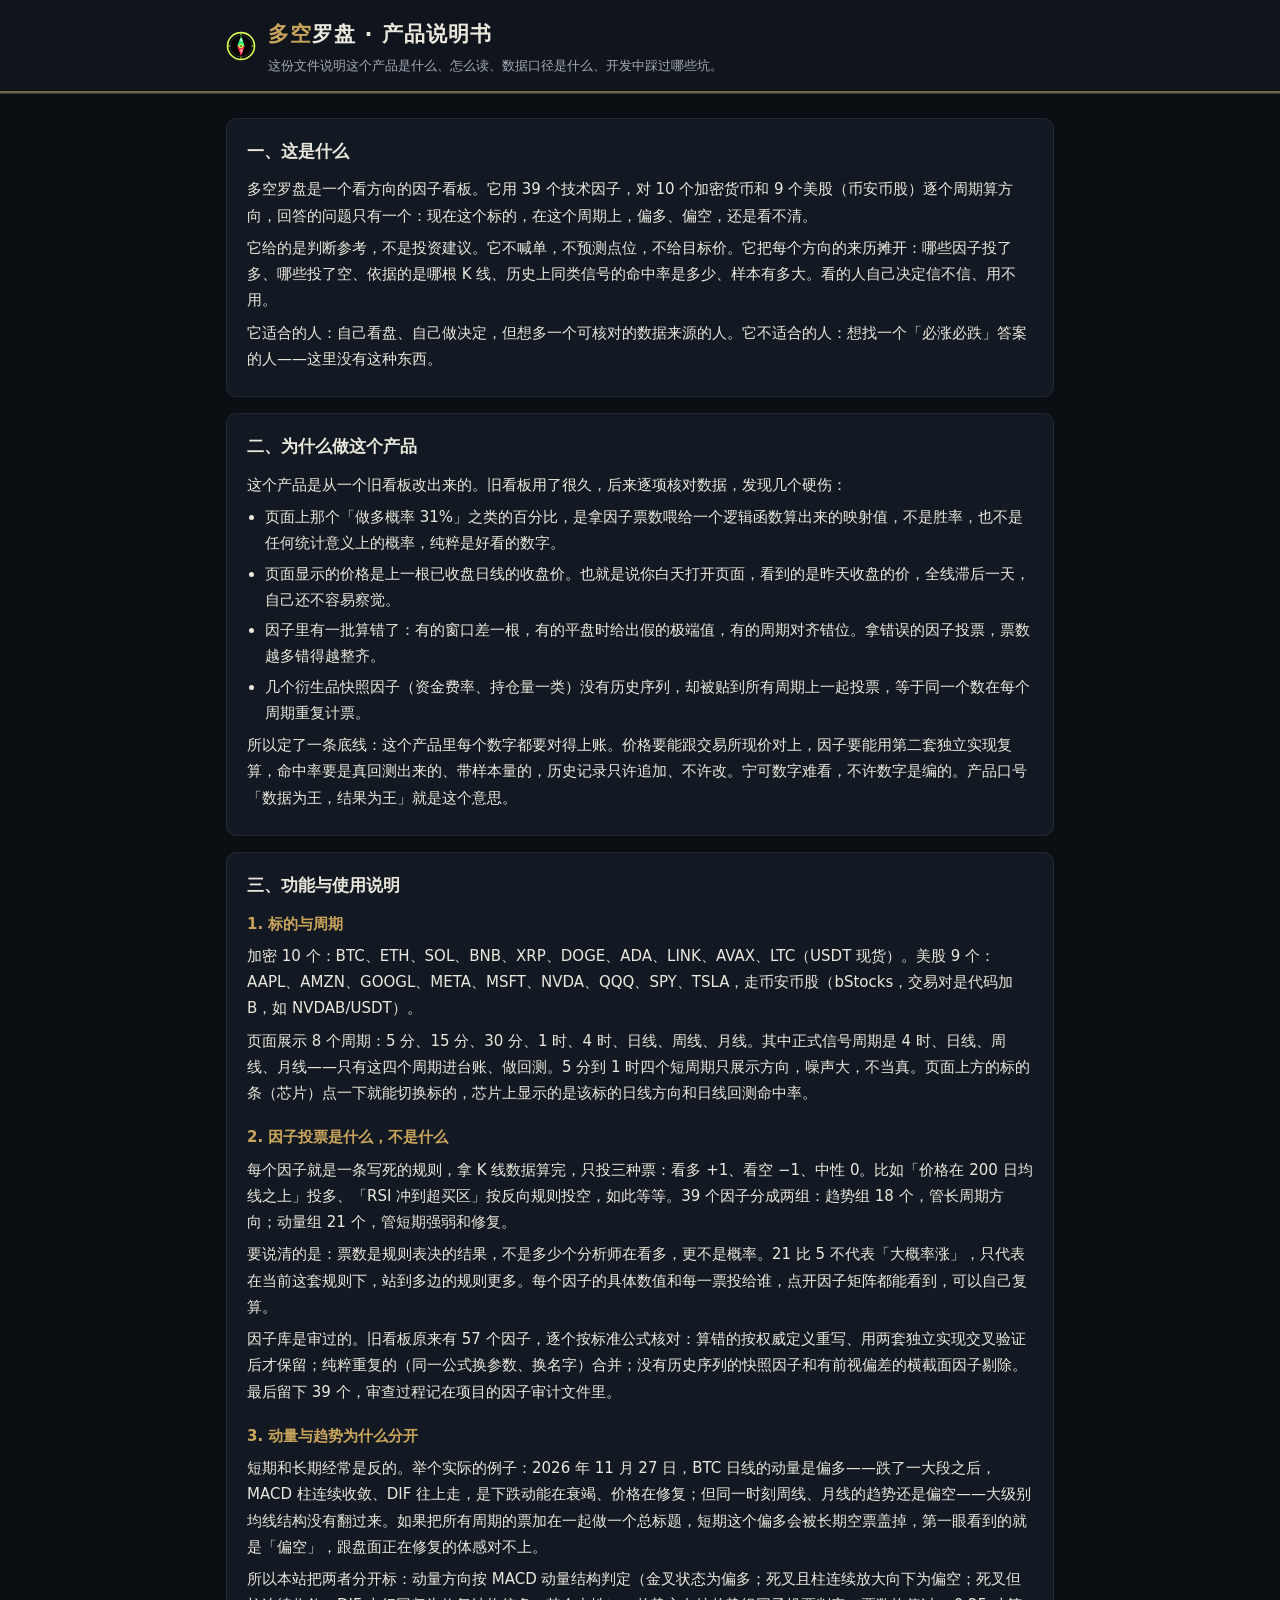
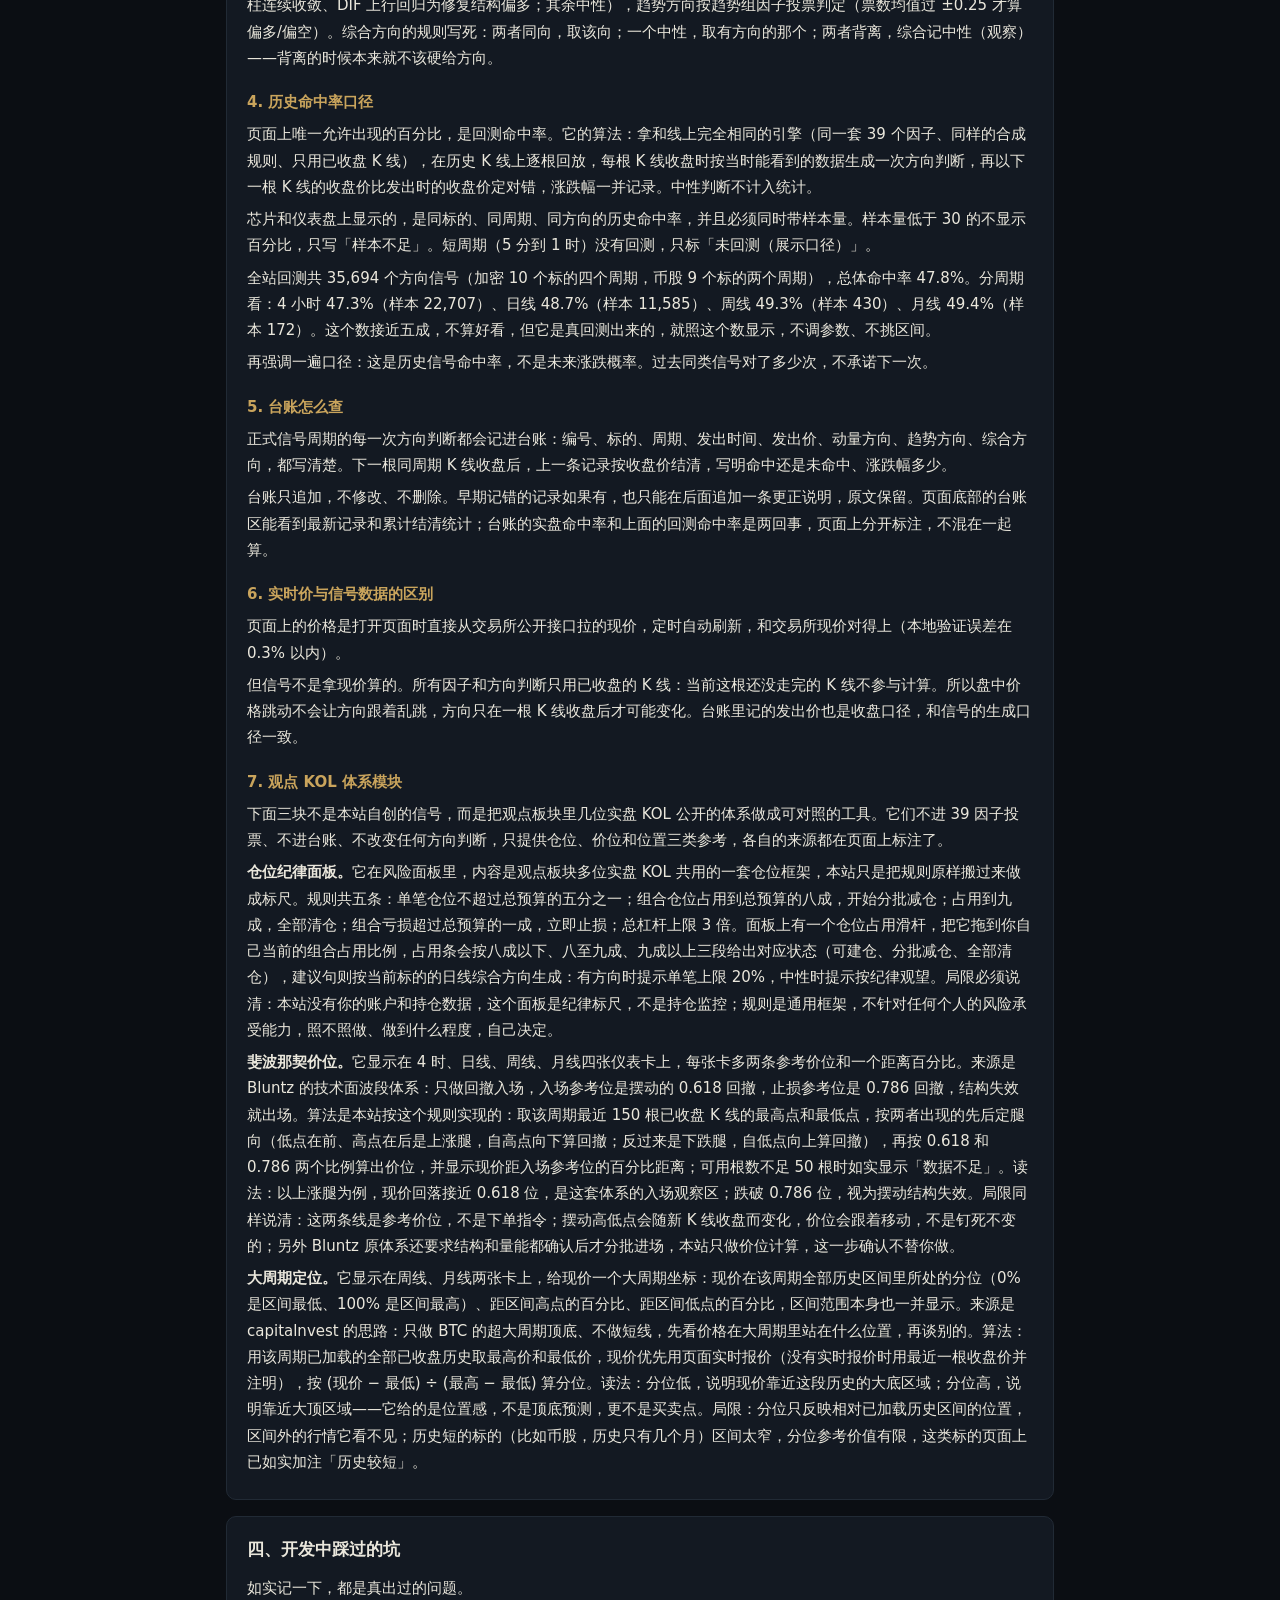
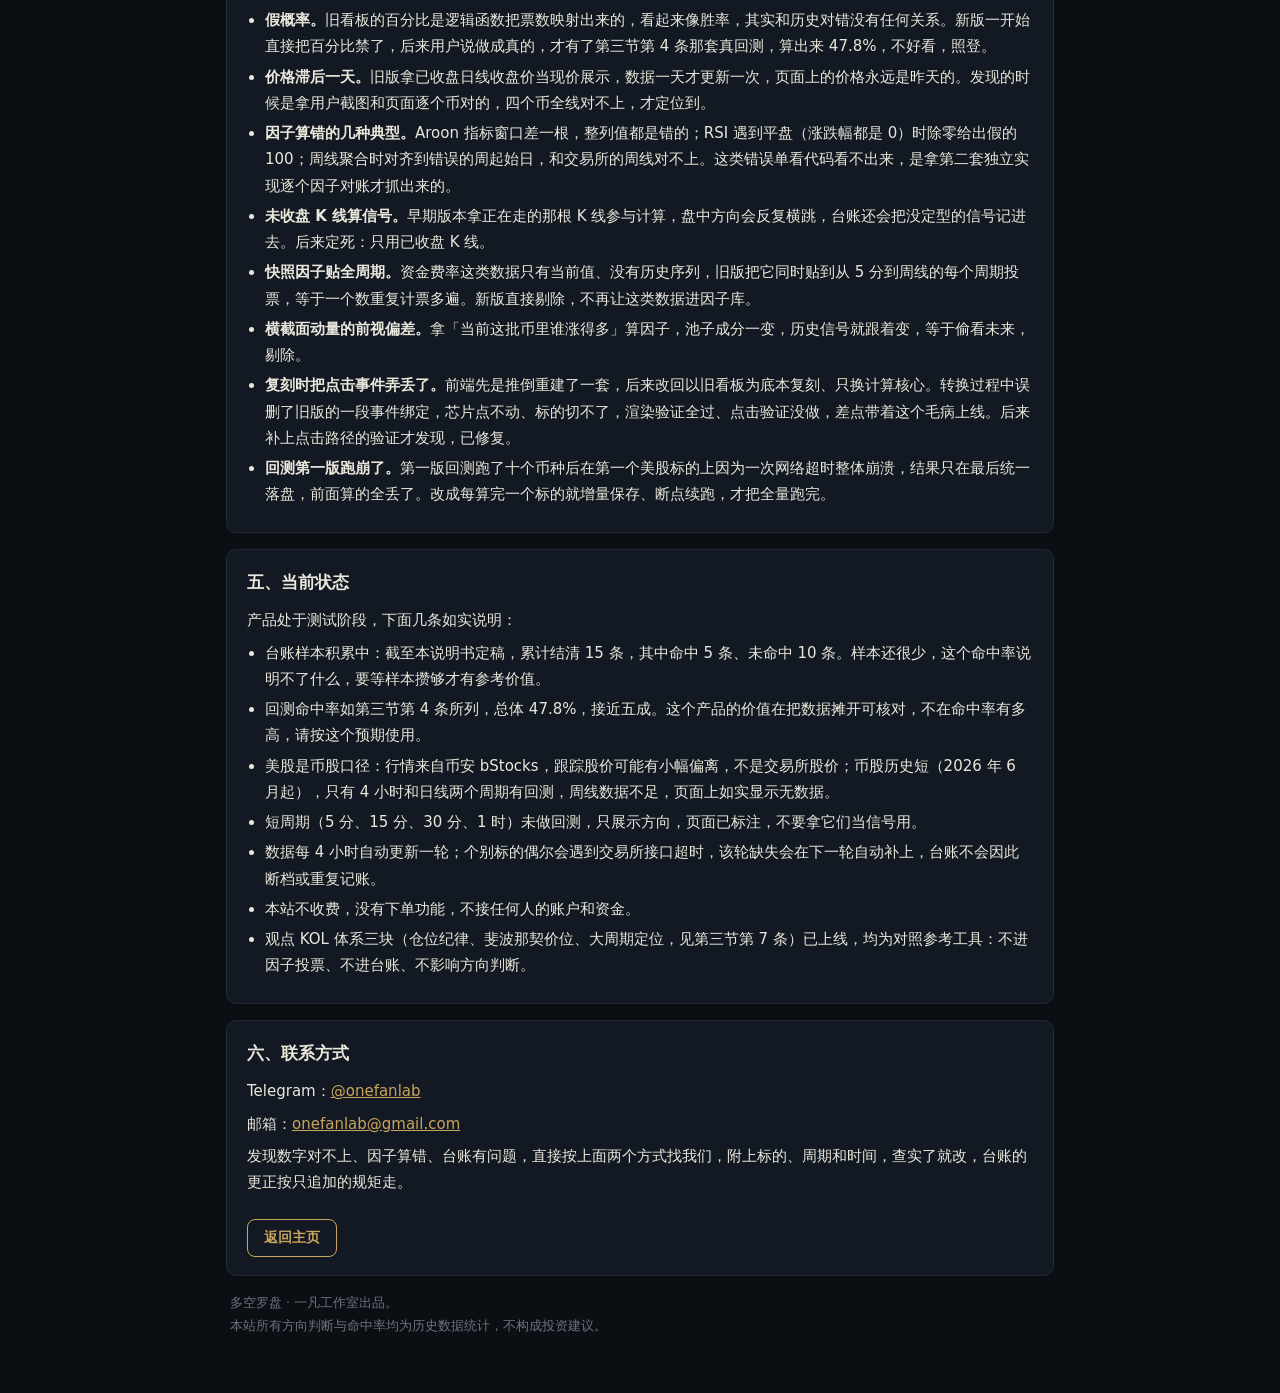
<file: manual.html>
<!doctype html>
<html lang="zh-CN">
  <head>
    <meta charset="utf-8" />
    <meta name="viewport" content="width=device-width, initial-scale=1, viewport-fit=cover" />
    <meta name="color-scheme" content="dark" />
    <link rel="icon" href="logo.svg" />
    <title>多空罗盘 · 产品说明书</title>
    <style>
      :root{
        color-scheme:dark;
        --bg:#0b0e13; --paper:#10141c; --card:#131922; --card2:#171e29;
        --ink:#eae7dc; --ink2:#a3abb6; --ink3:#6b7380;
        --line:#212a35; --line2:#2e3947;
        --gold:#c9a45c; --gold-soft:rgba(201,164,92,.13);
        --long:#bf5b4c; --short:#4d9a7d;
        --sans:-apple-system,BlinkMacSystemFont,"PingFang SC","Hiragino Sans GB","Microsoft YaHei","Noto Sans SC",system-ui,sans-serif;
        --mono:ui-monospace,"SF Mono",Menlo,Consolas,monospace;
      }
      *{box-sizing:border-box}
      body{margin:0;background:var(--bg);color:var(--ink);font-family:var(--sans);font-size:15px;line-height:1.75}
      .topbar{border-bottom:1px solid var(--line2);background:var(--paper);box-shadow:inset 0 -2px 0 0 rgba(201,164,92,.55)}
      .topbar-in{max-width:860px;margin:0 auto;padding:16px;display:flex;gap:12px;align-items:center}
      .topbar img{width:30px;height:30px}
      .topbar h1{margin:0;font-size:21px;font-weight:900;letter-spacing:.05em}
      .topbar h1 .gold{color:var(--gold)}
      .topbar p{margin:2px 0 0;color:var(--ink2);font-size:12.5px}
      .wrap{max-width:860px;margin:0 auto;padding:8px 16px 56px}
      section{background:var(--card);border:1px solid var(--line);border-radius:10px;padding:18px 20px;margin-top:16px}
      h2{margin:0 0 10px;font-size:17px;font-weight:900}
      h3{margin:18px 0 6px;font-size:15px;font-weight:900;color:var(--gold)}
      h3:first-of-type{margin-top:6px}
      p{margin:6px 0;color:var(--ink)}
      .dim{color:var(--ink2)}
      ul{margin:6px 0 6px 18px;padding:0}
      li{margin:4px 0}
      code{font-family:var(--mono);font-size:12.5px;background:#1a222d;padding:1px 5px;border-radius:4px;color:#d8d2c2}
      a{color:var(--gold)}
      .num{font-family:var(--mono)}
      table{width:100%;border-collapse:collapse;font-size:13.5px;margin:8px 0}
      th,td{border-bottom:1px solid #1b232e;padding:6px 8px;text-align:left;vertical-align:top}
      th{color:var(--ink2);font-weight:700;white-space:nowrap}
      .back{display:inline-block;margin-top:18px;border:1px solid var(--gold);color:var(--gold);border-radius:8px;padding:6px 16px;text-decoration:none;font-weight:700;font-size:13.5px}
      footer{margin-top:16px;font-size:12.5px;color:var(--ink3);line-height:1.8;padding:0 4px}
      @media (max-width:720px){ section{padding:14px 14px} .topbar h1{font-size:19px} }
    </style>
  </head>
  <body>
    <header class="topbar">
      <div class="topbar-in">
        <img src="logo.svg" alt="多空罗盘 logo" />
        <div>
          <h1><span class="gold">多空</span>罗盘 · 产品说明书</h1>
          <p>这份文件说明这个产品是什么、怎么读、数据口径是什么、开发中踩过哪些坑。</p>
        </div>
      </div>
    </header>
    <div class="wrap">

      <section>
        <h2>一、这是什么</h2>
        <p>多空罗盘是一个看方向的因子看板。它用 39 个技术因子，对 10 个加密货币和 9 个美股（币安币股）逐个周期算方向，回答的问题只有一个：现在这个标的，在这个周期上，偏多、偏空，还是看不清。</p>
        <p>它给的是判断参考，不是投资建议。它不喊单，不预测点位，不给目标价。它把每个方向的来历摊开：哪些因子投了多、哪些投了空、依据的是哪根 K 线、历史上同类信号的命中率是多少、样本有多大。看的人自己决定信不信、用不用。</p>
        <p>它适合的人：自己看盘、自己做决定，但想多一个可核对的数据来源的人。它不适合的人：想找一个「必涨必跌」答案的人——这里没有这种东西。</p>
      </section>

      <section>
        <h2>二、为什么做这个产品</h2>
        <p>这个产品是从一个旧看板改出来的。旧看板用了很久，后来逐项核对数据，发现几个硬伤：</p>
        <ul>
          <li>页面上那个「做多概率 31%」之类的百分比，是拿因子票数喂给一个逻辑函数算出来的映射值，不是胜率，也不是任何统计意义上的概率，纯粹是好看的数字。</li>
          <li>页面显示的价格是上一根已收盘日线的收盘价。也就是说你白天打开页面，看到的是昨天收盘的价，全线滞后一天，自己还不容易察觉。</li>
          <li>因子里有一批算错了：有的窗口差一根，有的平盘时给出假的极端值，有的周期对齐错位。拿错误的因子投票，票数越多错得越整齐。</li>
          <li>几个衍生品快照因子（资金费率、持仓量一类）没有历史序列，却被贴到所有周期上一起投票，等于同一个数在每个周期重复计票。</li>
        </ul>
        <p>所以定了一条底线：这个产品里每个数字都要对得上账。价格要能跟交易所现价对上，因子要能用第二套独立实现复算，命中率要是真回测出来的、带样本量的，历史记录只许追加、不许改。宁可数字难看，不许数字是编的。产品口号「数据为王，结果为王」就是这个意思。</p>
      </section>

      <section>
        <h2>三、功能与使用说明</h2>

        <h3>1. 标的与周期</h3>
        <p>加密 10 个：BTC、ETH、SOL、BNB、XRP、DOGE、ADA、LINK、AVAX、LTC（USDT 现货）。美股 9 个：AAPL、AMZN、GOOGL、META、MSFT、NVDA、QQQ、SPY、TSLA，走币安币股（bStocks，交易对是代码加 B，如 NVDAB/USDT）。</p>
        <p>页面展示 8 个周期：5 分、15 分、30 分、1 时、4 时、日线、周线、月线。其中正式信号周期是 4 时、日线、周线、月线——只有这四个周期进台账、做回测。5 分到 1 时四个短周期只展示方向，噪声大，不当真。页面上方的标的条（芯片）点一下就能切换标的，芯片上显示的是该标的日线方向和日线回测命中率。</p>

        <h3>2. 因子投票是什么，不是什么</h3>
        <p>每个因子就是一条写死的规则，拿 K 线数据算完，只投三种票：看多 +1、看空 −1、中性 0。比如「价格在 200 日均线之上」投多、「RSI 冲到超买区」按反向规则投空，如此等等。39 个因子分成两组：趋势组 18 个，管长周期方向；动量组 21 个，管短期强弱和修复。</p>
        <p>要说清的是：票数是规则表决的结果，不是多少个分析师在看多，更不是概率。21 比 5 不代表「大概率涨」，只代表在当前这套规则下，站到多边的规则更多。每个因子的具体数值和每一票投给谁，点开因子矩阵都能看到，可以自己复算。</p>
        <p>因子库是审过的。旧看板原来有 57 个因子，逐个按标准公式核对：算错的按权威定义重写、用两套独立实现交叉验证后才保留；纯粹重复的（同一公式换参数、换名字）合并；没有历史序列的快照因子和有前视偏差的横截面因子剔除。最后留下 39 个，审查过程记在项目的因子审计文件里。</p>

        <h3>3. 动量与趋势为什么分开</h3>
        <p>短期和长期经常是反的。举个实际的例子：2026 年 11 月 27 日，BTC 日线的动量是偏多——跌了一大段之后，MACD 柱连续收敛、DIF 往上走，是下跌动能在衰竭、价格在修复；但同一时刻周线、月线的趋势还是偏空——大级别均线结构没有翻过来。如果把所有周期的票加在一起做一个总标题，短期这个偏多会被长期空票盖掉，第一眼看到的就是「偏空」，跟盘面正在修复的体感对不上。</p>
        <p>所以本站把两者分开标：动量方向按 MACD 动量结构判定（金叉状态为偏多；死叉且柱连续放大向下为偏空；死叉但柱连续收敛、DIF 上行回归为修复结构偏多；其余中性），趋势方向按趋势组因子投票判定（票数均值过 ±0.25 才算偏多/偏空）。综合方向的规则写死：两者同向，取该向；一个中性，取有方向的那个；两者背离，综合记中性（观察）——背离的时候本来就不该硬给方向。</p>

        <h3>4. 历史命中率口径</h3>
        <p>页面上唯一允许出现的百分比，是回测命中率。它的算法：拿和线上完全相同的引擎（同一套 39 个因子、同样的合成规则、只用已收盘 K 线），在历史 K 线上逐根回放，每根 K 线收盘时按当时能看到的数据生成一次方向判断，再以下一根 K 线的收盘价比发出时的收盘价定对错，涨跌幅一并记录。中性判断不计入统计。</p>
        <p>芯片和仪表盘上显示的，是同标的、同周期、同方向的历史命中率，并且必须同时带样本量。样本量低于 30 的不显示百分比，只写「样本不足」。短周期（5 分到 1 时）没有回测，只标「未回测（展示口径）」。</p>
        <p>全站回测共 35,694 个方向信号（加密 10 个标的四个周期，币股 9 个标的两个周期），总体命中率 47.8%。分周期看：4 小时 47.3%（样本 22,707）、日线 48.7%（样本 11,585）、周线 49.3%（样本 430）、月线 49.4%（样本 172）。这个数接近五成，不算好看，但它是真回测出来的，就照这个数显示，不调参数、不挑区间。</p>
        <p>再强调一遍口径：这是历史信号命中率，不是未来涨跌概率。过去同类信号对了多少次，不承诺下一次。</p>

        <h3>5. 台账怎么查</h3>
        <p>正式信号周期的每一次方向判断都会记进台账：编号、标的、周期、发出时间、发出价、动量方向、趋势方向、综合方向，都写清楚。下一根同周期 K 线收盘后，上一条记录按收盘价结清，写明命中还是未命中、涨跌幅多少。</p>
        <p>台账只追加，不修改、不删除。早期记错的记录如果有，也只能在后面追加一条更正说明，原文保留。页面底部的台账区能看到最新记录和累计结清统计；台账的实盘命中率和上面的回测命中率是两回事，页面上分开标注，不混在一起算。</p>

        <h3>6. 实时价与信号数据的区别</h3>
        <p>页面上的价格是打开页面时直接从交易所公开接口拉的现价，定时自动刷新，和交易所现价对得上（本地验证误差在 0.3% 以内）。</p>
        <p>但信号不是拿现价算的。所有因子和方向判断只用已收盘的 K 线：当前这根还没走完的 K 线不参与计算。所以盘中价格跳动不会让方向跟着乱跳，方向只在一根 K 线收盘后才可能变化。台账里记的发出价也是收盘口径，和信号的生成口径一致。</p>

        <h3>7. 观点 KOL 体系模块</h3>
        <p>下面三块不是本站自创的信号，而是把观点板块里几位实盘 KOL 公开的体系做成可对照的工具。它们不进 39 因子投票、不进台账、不改变任何方向判断，只提供仓位、价位和位置三类参考，各自的来源都在页面上标注了。</p>

        <p><strong>仓位纪律面板。</strong>它在风险面板里，内容是观点板块多位实盘 KOL 共用的一套仓位框架，本站只是把规则原样搬过来做成标尺。规则共五条：单笔仓位不超过总预算的五分之一；组合仓位占用到总预算的八成，开始分批减仓；占用到九成，全部清仓；组合亏损超过总预算的一成，立即止损；总杠杆上限 3 倍。面板上有一个仓位占用滑杆，把它拖到你自己当前的组合占用比例，占用条会按八成以下、八至九成、九成以上三段给出对应状态（可建仓、分批减仓、全部清仓），建议句则按当前标的的日线综合方向生成：有方向时提示单笔上限 20%，中性时提示按纪律观望。局限必须说清：本站没有你的账户和持仓数据，这个面板是纪律标尺，不是持仓监控；规则是通用框架，不针对任何个人的风险承受能力，照不照做、做到什么程度，自己决定。</p>

        <p><strong>斐波那契价位。</strong>它显示在 4 时、日线、周线、月线四张仪表卡上，每张卡多两条参考价位和一个距离百分比。来源是 Bluntz 的技术面波段体系：只做回撤入场，入场参考位是摆动的 0.618 回撤，止损参考位是 0.786 回撤，结构失效就出场。算法是本站按这个规则实现的：取该周期最近 150 根已收盘 K 线的最高点和最低点，按两者出现的先后定腿向（低点在前、高点在后是上涨腿，自高点向下算回撤；反过来是下跌腿，自低点向上算回撤），再按 0.618 和 0.786 两个比例算出价位，并显示现价距入场参考位的百分比距离；可用根数不足 50 根时如实显示「数据不足」。读法：以上涨腿为例，现价回落接近 0.618 位，是这套体系的入场观察区；跌破 0.786 位，视为摆动结构失效。局限同样说清：这两条线是参考价位，不是下单指令；摆动高低点会随新 K 线收盘而变化，价位会跟着移动，不是钉死不变的；另外 Bluntz 原体系还要求结构和量能都确认后才分批进场，本站只做价位计算，这一步确认不替你做。</p>

        <p><strong>大周期定位。</strong>它显示在周线、月线两张卡上，给现价一个大周期坐标：现价在该周期全部历史区间里所处的分位（0% 是区间最低、100% 是区间最高）、距区间高点的百分比、距区间低点的百分比，区间范围本身也一并显示。来源是 capitalnvest 的思路：只做 BTC 的超大周期顶底、不做短线，先看价格在大周期里站在什么位置，再谈别的。算法：用该周期已加载的全部已收盘历史取最高价和最低价，现价优先用页面实时报价（没有实时报价时用最近一根收盘价并注明），按 (现价 − 最低) ÷ (最高 − 最低) 算分位。读法：分位低，说明现价靠近这段历史的大底区域；分位高，说明靠近大顶区域——它给的是位置感，不是顶底预测，更不是买卖点。局限：分位只反映相对已加载历史区间的位置，区间外的行情它看不见；历史短的标的（比如币股，历史只有几个月）区间太窄，分位参考价值有限，这类标的页面上已如实加注「历史较短」。</p>
      </section>

      <section>
        <h2>四、开发中踩过的坑</h2>
        <p>如实记一下，都是真出过的问题。</p>
        <ul>
          <li><strong>假概率。</strong>旧看板的百分比是逻辑函数把票数映射出来的，看起来像胜率，其实和历史对错没有任何关系。新版一开始直接把百分比禁了，后来用户说做成真的，才有了第三节第 4 条那套真回测，算出来 47.8%，不好看，照登。</li>
          <li><strong>价格滞后一天。</strong>旧版拿已收盘日线收盘价当现价展示，数据一天才更新一次，页面上的价格永远是昨天的。发现的时候是拿用户截图和页面逐个币对的，四个币全线对不上，才定位到。</li>
          <li><strong>因子算错的几种典型。</strong>Aroon 指标窗口差一根，整列值都是错的；RSI 遇到平盘（涨跌幅都是 0）时除零给出假的 100；周线聚合时对齐到错误的周起始日，和交易所的周线对不上。这类错误单看代码看不出来，是拿第二套独立实现逐个因子对账才抓出来的。</li>
          <li><strong>未收盘 K 线算信号。</strong>早期版本拿正在走的那根 K 线参与计算，盘中方向会反复横跳，台账还会把没定型的信号记进去。后来定死：只用已收盘 K 线。</li>
          <li><strong>快照因子贴全周期。</strong>资金费率这类数据只有当前值、没有历史序列，旧版把它同时贴到从 5 分到周线的每个周期投票，等于一个数重复计票多遍。新版直接剔除，不再让这类数据进因子库。</li>
          <li><strong>横截面动量的前视偏差。</strong>拿「当前这批币里谁涨得多」算因子，池子成分一变，历史信号就跟着变，等于偷看未来，剔除。</li>
          <li><strong>复刻时把点击事件弄丢了。</strong>前端先是推倒重建了一套，后来改回以旧看板为底本复刻、只换计算核心。转换过程中误删了旧版的一段事件绑定，芯片点不动、标的切不了，渲染验证全过、点击验证没做，差点带着这个毛病上线。后来补上点击路径的验证才发现，已修复。</li>
          <li><strong>回测第一版跑崩了。</strong>第一版回测跑了十个币种后在第一个美股标的上因为一次网络超时整体崩溃，结果只在最后统一落盘，前面算的全丢了。改成每算完一个标的就增量保存、断点续跑，才把全量跑完。</li>
        </ul>
      </section>

      <section>
        <h2>五、当前状态</h2>
        <p>产品处于测试阶段，下面几条如实说明：</p>
        <ul>
          <li>台账样本积累中：截至本说明书定稿，累计结清 15 条，其中命中 5 条、未命中 10 条。样本还很少，这个命中率说明不了什么，要等样本攒够才有参考价值。</li>
          <li>回测命中率如第三节第 4 条所列，总体 47.8%，接近五成。这个产品的价值在把数据摊开可核对，不在命中率有多高，请按这个预期使用。</li>
          <li>美股是币股口径：行情来自币安 bStocks，跟踪股价可能有小幅偏离，不是交易所股价；币股历史短（2026 年 6 月起），只有 4 小时和日线两个周期有回测，周线数据不足，页面上如实显示无数据。</li>
          <li>短周期（5 分、15 分、30 分、1 时）未做回测，只展示方向，页面已标注，不要拿它们当信号用。</li>
          <li>数据每 4 小时自动更新一轮；个别标的偶尔会遇到交易所接口超时，该轮缺失会在下一轮自动补上，台账不会因此断档或重复记账。</li>
          <li>本站不收费，没有下单功能，不接任何人的账户和资金。</li>
          <li>观点 KOL 体系三块（仓位纪律、斐波那契价位、大周期定位，见第三节第 7 条）已上线，均为对照参考工具：不进因子投票、不进台账、不影响方向判断。</li>
        </ul>
      </section>

      <section>
        <h2>六、联系方式</h2>
        <p>Telegram：<a href="https://t.me/onefanlab" target="_blank" rel="noopener">@onefanlab</a></p>
        <p>邮箱：<a href="mailto:onefanlab@gmail.com">onefanlab@gmail.com</a></p>
        <p>发现数字对不上、因子算错、台账有问题，直接按上面两个方式找我们，附上标的、周期和时间，查实了就改，台账的更正按只追加的规矩走。</p>
        <a class="back" href="index.html">返回主页</a>
      </section>

      <footer>
        多空罗盘 · 一凡工作室出品。<br />
        本站所有方向判断与命中率均为历史数据统计，不构成投资建议。
      </footer>
    </div>
  </body>
</html>
</file>
